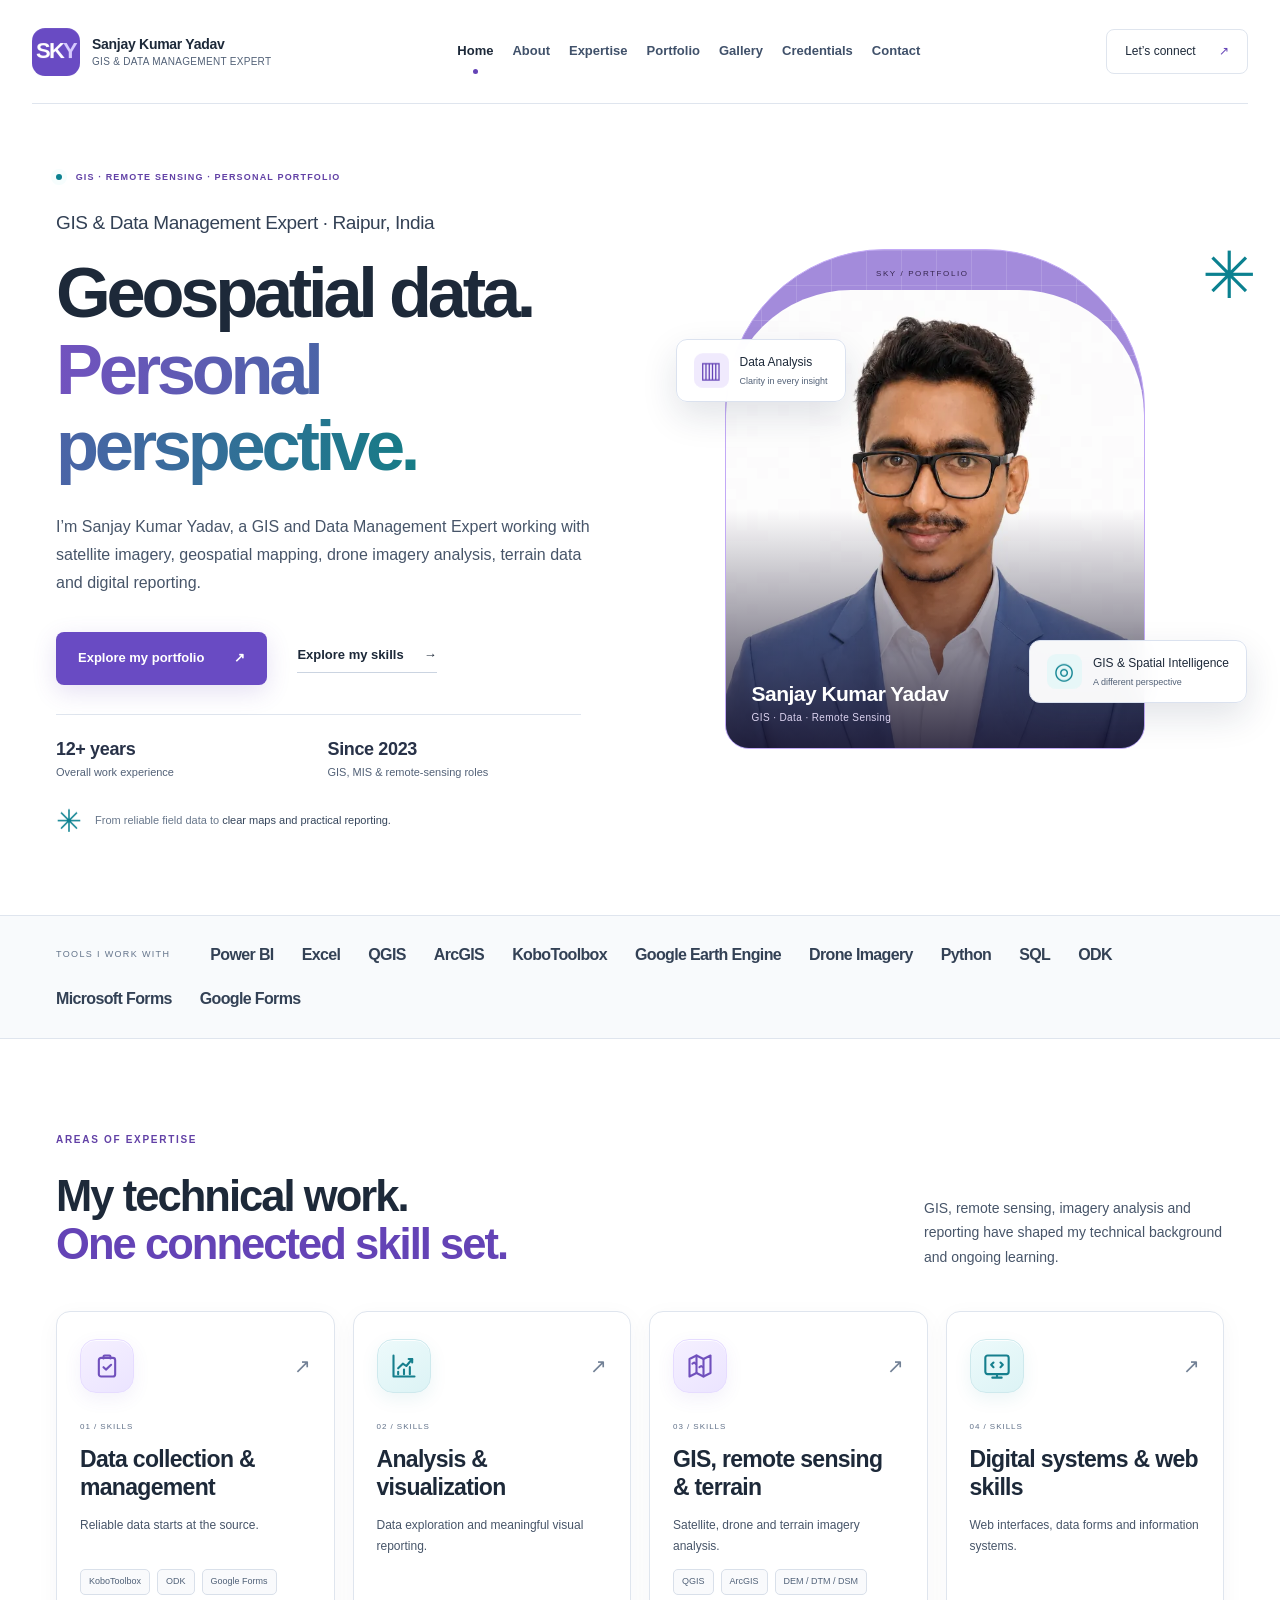
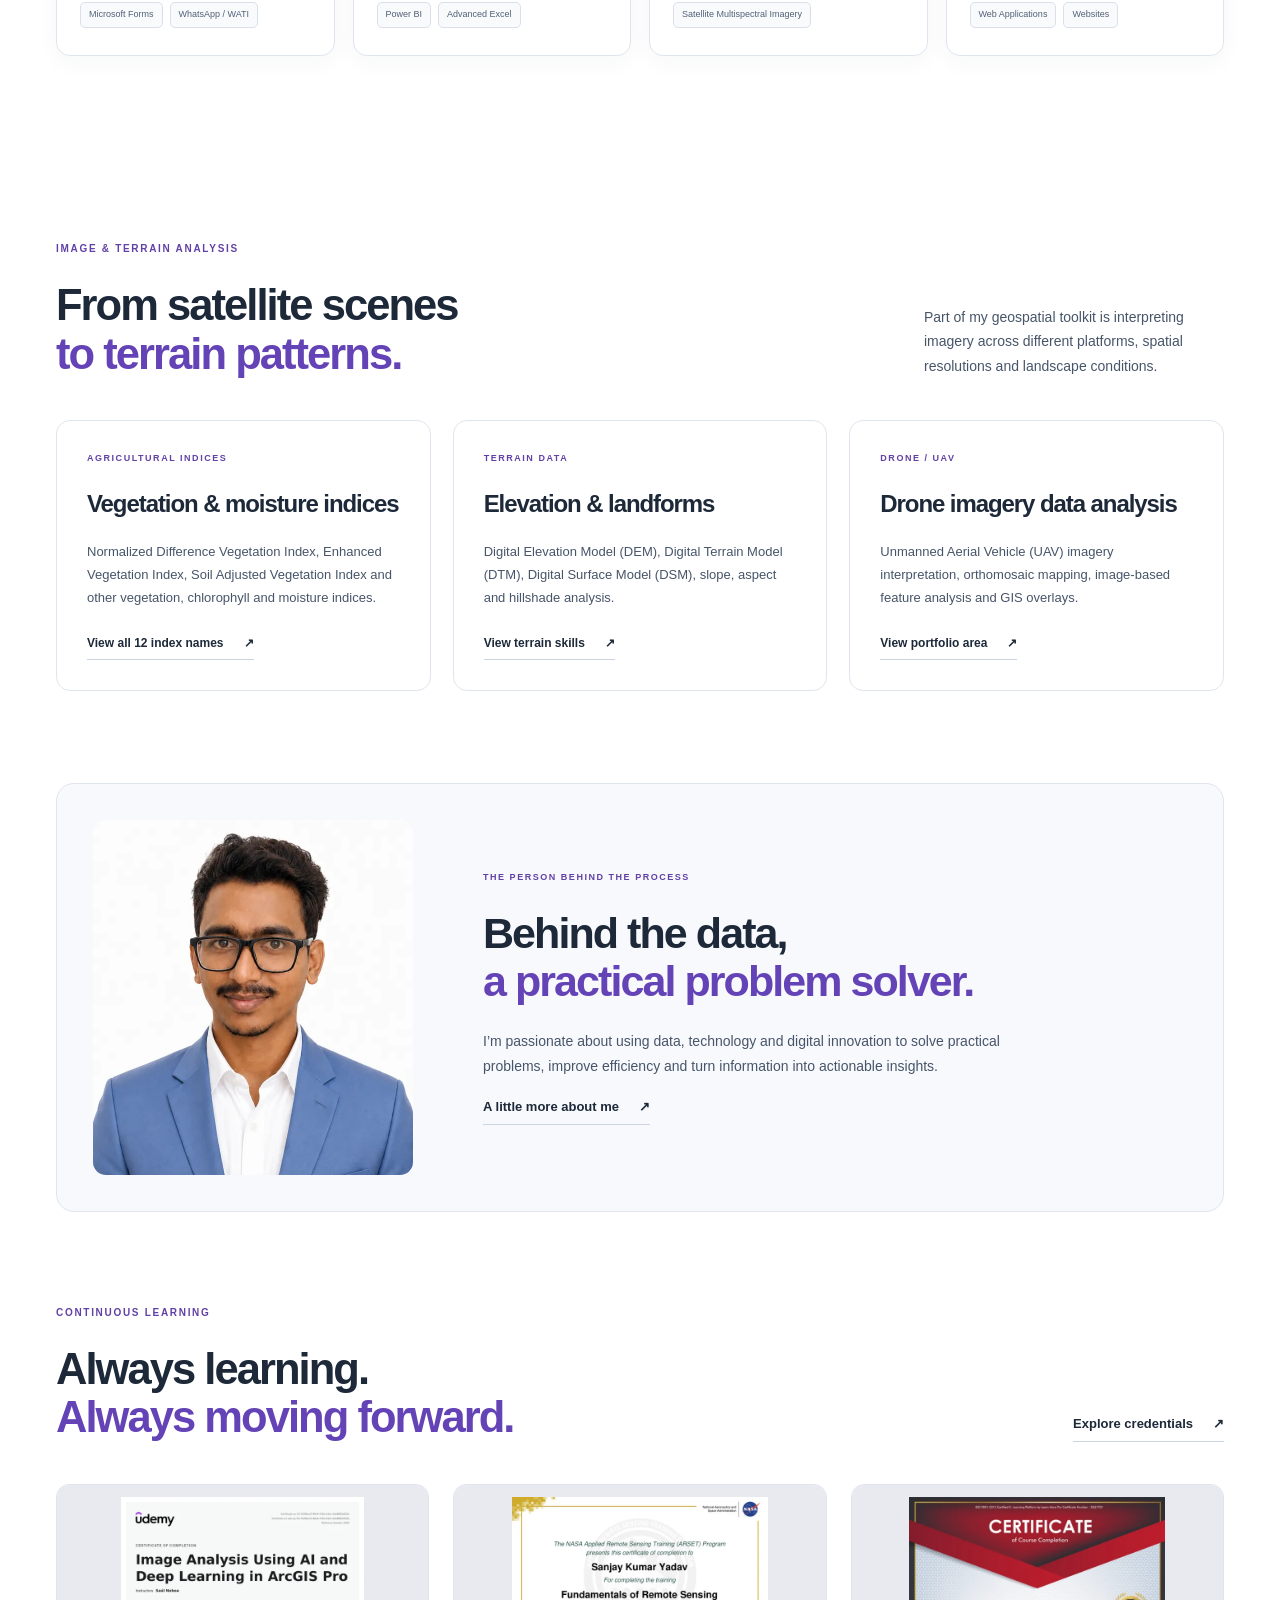
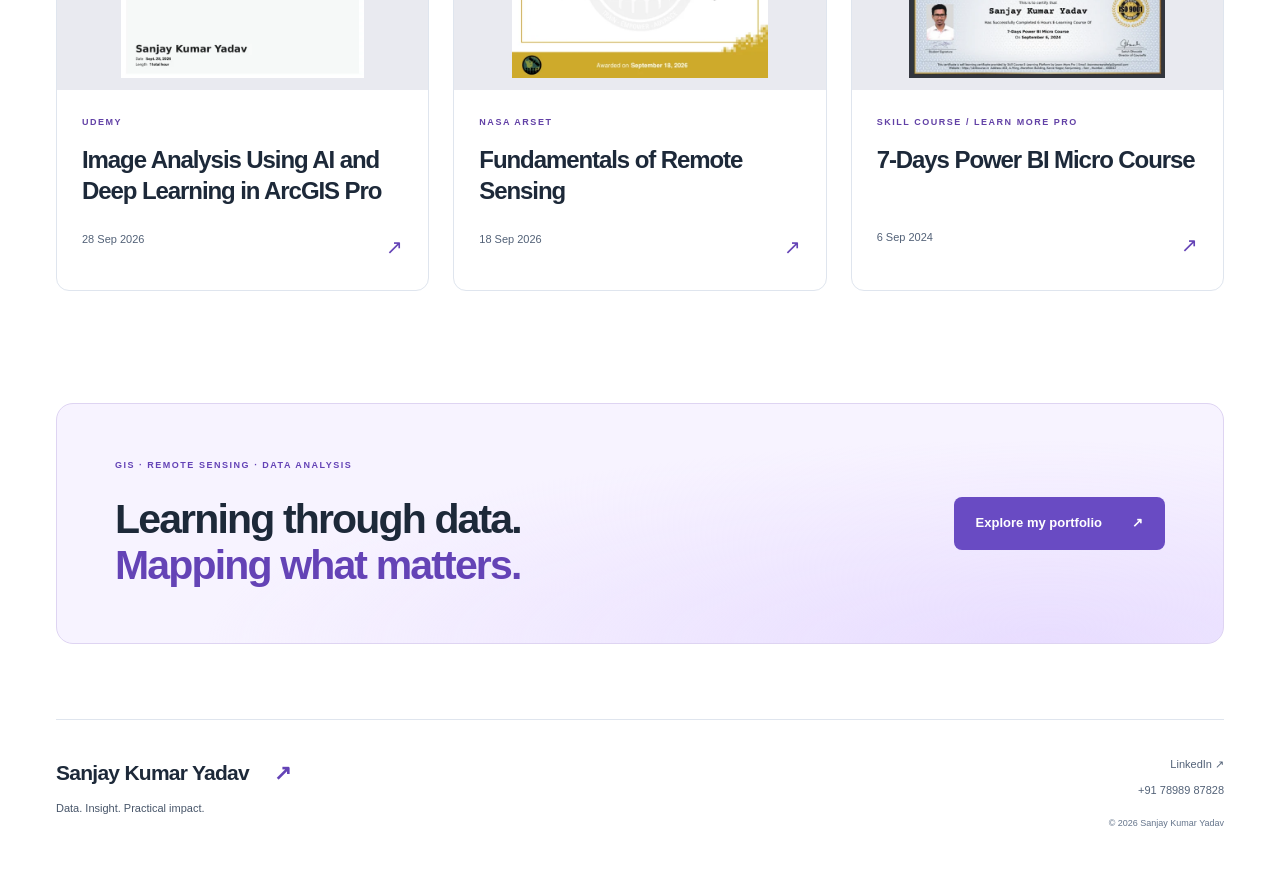
<file: docs/index.html>
<!doctype html>
<html lang="en"><head>
<meta charset="utf-8">
<meta name="viewport" content="width=device-width,initial-scale=1">
<meta name="theme-color" content="#ffffff">
<meta name="color-scheme" content="light">
<meta name="robots" content="index,follow,max-image-preview:large">
<title>GIS &amp; Remote Sensing Portfolio | Sanjay Kumar Yadav</title>
<meta name="description" content="Personal GIS and remote sensing portfolio of Sanjay Kumar Yadav: multispectral satellite imagery, drone image analysis, terrain models, data visualization and professional experience.">
<link rel="canonical" href="https://sanjayyadaw94-coder.github.io/sky.in/">
<meta property="og:site_name" content="Sanjay Kumar Yadav | GIS Portfolio">
<meta property="og:type" content="website">
<meta property="og:title" content="GIS &amp; Remote Sensing Portfolio | Sanjay Kumar Yadav">
<meta property="og:description" content="Personal GIS and remote sensing portfolio of Sanjay Kumar Yadav: multispectral satellite imagery, drone image analysis, terrain models, data visualization and professional experience.">
<meta property="og:url" content="https://sanjayyadaw94-coder.github.io/sky.in/">
<meta property="og:image" content="https://sanjayyadaw94-coder.github.io/sky.in/assets/portrait.png">
<meta property="og:image:alt" content="Sanjay Kumar Yadav">
<meta name="twitter:card" content="summary">
<meta name="twitter:title" content="GIS &amp; Remote Sensing Portfolio | Sanjay Kumar Yadav">
<meta name="twitter:description" content="Personal GIS and remote sensing portfolio of Sanjay Kumar Yadav: multispectral satellite imagery, drone image analysis, terrain models, data visualization and professional experience.">
<link rel="icon" href="assets/favicon.svg" type="image/svg+xml">
<link rel="stylesheet" href="assets/style.css">
<script src="assets/site.js" defer></script>
<script type="application/ld+json">{"@context":"https://schema.org","@type":"Person","name":"Sanjay Kumar Yadav","jobTitle":"GIS and Data Management Expert","description":"GIS, remote sensing, MIS, data management, reporting and digital solutions professional","address":{"@type":"PostalAddress","addressLocality":"Raipur","addressRegion":"Chhattisgarh","addressCountry":"IN"},"worksFor":{"@type":"Organization","name":"Chhattisgarh Agricon Samiti"},"alumniOf":[],"knowsAbout":["Geographic information systems","Remote sensing","Data analysis","Dashboard development","Digital data collection"],"sameAs":["https://www.linkedin.com/in/sanjay-yadav94"],"url":"https://sanjayyadaw94-coder.github.io/sky.in/"}</script></head>
<body class="home-page"><a class="skip" href="#main">Skip to content</a><header class="header"><a class="brand" href="index.html" aria-label="Sanjay Kumar Yadav home"><span class="monogram">SK<span>Y</span></span><span>Sanjay Kumar Yadav<b>GIS &amp; DATA MANAGEMENT EXPERT</b></span></a><button type="button" class="menu-button" aria-expanded="false" aria-controls="navigation">Menu <span>☰</span></button><nav id="navigation" aria-label="Main navigation"><a href="index.html" aria-current="page">Home</a><a href="about.html">About</a><a href="expertise.html">Expertise</a><a href="projects.html">Portfolio</a><a href="gallery.html">Gallery</a><a href="credentials.html">Credentials</a><a href="contact.html">Contact</a></nav><a class="header-contact" href="contact.html">Let’s connect <span>↗</span></a></header>
<main id="main">
<section class="hero wrap"><div class="hero-copy">
<p class="eyebrow"><span class="status-dot" aria-hidden="true"></span> GIS · REMOTE SENSING · PERSONAL PORTFOLIO</p>
<p class="hero-hello">GIS &amp; Data Management Expert · Raipur, India</p>
<h1>Geospatial data.<br><em>Personal perspective.</em></h1>
<p class="intro">I’m Sanjay Kumar Yadav, a GIS and Data Management Expert working with satellite imagery, geospatial mapping, drone imagery analysis, terrain data and digital reporting.</p>
<div class="actions"><a class="button" href="projects.html">Explore my portfolio <span aria-hidden="true">↗</span></a><a class="text-link" href="expertise.html">Explore my skills <span aria-hidden="true">→</span></a></div>
<div class="hero-facts" aria-label="Experience highlights"><div><strong>12+ years</strong><span>Overall work experience</span></div><div><strong>Since 2023</strong><span>GIS, MIS &amp; remote-sensing roles</span></div></div>
<div class="hero-signature"><span class="signature-mark" aria-hidden="true">✳</span><span>From reliable field data to <b>clear maps and practical reporting.</b></span></div>
</div><div class="hero-art"><div class="portrait-stage"><span class="portrait-orbit orbit-one"></span><span class="portrait-orbit orbit-two"></span><span class="portrait-grid"></span><span class="portrait-corner">SKY / PORTFOLIO</span><img src="assets/portrait.webp" alt="Sanjay Kumar Yadav, GIS and data management professional" width="1122" height="1402" decoding="async" fetchpriority="high" srcset="assets/portrait-640.webp 640w, assets/portrait.webp 1122w" sizes="(max-width:760px) 90vw, 500px"><div class="portrait-name">Sanjay Kumar Yadav<span>GIS · Data · Remote Sensing</span></div></div><div class="floating-label label-analysis"><span class="badge-icon">▥</span><span>Data Analysis<b>Clarity in every insight</b></span></div><div class="floating-label label-gis"><span class="badge-icon">◎</span><span>GIS & Spatial Intelligence<b>A different perspective</b></span></div><div class="float-star" aria-hidden="true">✳</div></div></section>
<div class="tools-strip"><div class="wrap"><span>TOOLS I WORK WITH</span><strong>Power BI</strong><strong>Excel</strong><strong>QGIS</strong><strong>ArcGIS</strong><strong>KoboToolbox</strong><strong>Google Earth Engine</strong><strong>Drone Imagery</strong><strong>Python</strong><strong>SQL</strong><strong>ODK</strong><strong>Microsoft Forms</strong><strong>Google Forms</strong></div></div>
<section class="section wrap"><div class="section-head reveal"><div><p class="eyebrow">AREAS OF EXPERTISE</p><h2>My technical work.<br><em>One connected skill set.</em></h2></div><p>GIS, remote sensing, imagery analysis and reporting have shaped my technical background and ongoing learning.</p></div><div class="service-grid"><a class="service-card reveal" href="expertise.html#service-01"><div class="card-top"><span class="service-icon" aria-hidden="true"><svg class="skill-icon-svg" xmlns="http://www.w3.org/2000/svg" width="28" height="28" viewBox="0 0 24 24" fill="none" stroke="currentColor" stroke-width="1.8" stroke-linecap="round" stroke-linejoin="round" focusable="false"><rect x="5" y="5" width="14" height="16" rx="2"/><path d="M9 5.5V4a1 1 0 0 1 1-1h4a1 1 0 0 1 1 1v1.5"/><path d="m9 13 2.1 2.1L15.5 11"/></svg></span><span>↗</span></div><span class="service-number">01 / SKILLS</span><h3>Data collection &amp; management</h3><p>Reliable data starts at the source.</p><div class="tags"><span>KoboToolbox</span><span>ODK</span><span>Google Forms</span><span>Microsoft Forms</span><span>WhatsApp / WATI</span></div></a><a class="service-card reveal" href="expertise.html#service-02"><div class="card-top"><span class="service-icon" aria-hidden="true"><svg class="skill-icon-svg" xmlns="http://www.w3.org/2000/svg" width="28" height="28" viewBox="0 0 24 24" fill="none" stroke="currentColor" stroke-width="1.8" stroke-linecap="round" stroke-linejoin="round" focusable="false"><path d="M3 3v18h18"/><path d="m7 14 4-4 3 2 5-6"/><path d="M16 6h3v3"/><path d="M7 17v2M12 15v4M17 13v6"/></svg></span><span>↗</span></div><span class="service-number">02 / SKILLS</span><h3>Analysis &amp; visualization</h3><p>Data exploration and meaningful visual reporting.</p><div class="tags"><span>Power BI</span><span>Advanced Excel</span></div></a><a class="service-card reveal" href="expertise.html#service-03"><div class="card-top"><span class="service-icon" aria-hidden="true"><svg class="skill-icon-svg" xmlns="http://www.w3.org/2000/svg" width="28" height="28" viewBox="0 0 24 24" fill="none" stroke="currentColor" stroke-width="1.8" stroke-linecap="round" stroke-linejoin="round" focusable="false"><path d="m3 6 6-3 6 3 6-3v15l-6 3-6-3-6 3V6Z"/><path d="M9 3v15M15 6v15"/><path d="m5.5 10 1.5-1 1.5 1.2M11.5 13 13 12l1.5 1"/></svg></span><span>↗</span></div><span class="service-number">03 / SKILLS</span><h3>GIS, remote sensing &amp; terrain</h3><p>Satellite, drone and terrain imagery analysis.</p><div class="tags"><span>QGIS</span><span>ArcGIS</span><span>DEM / DTM / DSM</span><span>Satellite Multispectral Imagery</span></div></a><a class="service-card reveal" href="expertise.html#service-04"><div class="card-top"><span class="service-icon" aria-hidden="true"><svg class="skill-icon-svg" xmlns="http://www.w3.org/2000/svg" width="28" height="28" viewBox="0 0 24 24" fill="none" stroke="currentColor" stroke-width="1.8" stroke-linecap="round" stroke-linejoin="round" focusable="false"><rect x="2" y="3" width="20" height="16" rx="2"/><path d="M8 22h8M12 19v3"/><path d="m9 9-2 2 2 2m6-4 2 2-2 2"/></svg></span><span>↗</span></div><span class="service-number">04 / SKILLS</span><h3>Digital systems &amp; web skills</h3><p>Web interfaces, data forms and information systems.</p><div class="tags"><span>Web Applications</span><span>Websites</span></div></a></div></section>

<section class="section wrap portfolio-focus" aria-labelledby="portfolio-focus-heading"><div class="section-head"><div><p class="eyebrow">IMAGE &amp; TERRAIN ANALYSIS</p><h2 id="portfolio-focus-heading">From satellite scenes<br><em>to terrain patterns.</em></h2></div><p>Part of my geospatial toolkit is interpreting imagery across different platforms, spatial resolutions and landscape conditions.</p></div><div class="three-grid">
<article class="plain-card"><p class="eyebrow">AGRICULTURAL INDICES</p><h3>Vegetation &amp; moisture indices</h3><p>Normalized Difference Vegetation Index, Enhanced Vegetation Index, Soil Adjusted Vegetation Index and other vegetation, chlorophyll and moisture indices.</p><a class="text-link" href="expertise.html#agri-indices">View all 12 index names <span class="home-inline-icon" aria-hidden="true">↗</span></a></article>
<article class="plain-card"><p class="eyebrow">TERRAIN DATA</p><h3>Elevation &amp; landforms</h3><p>Digital Elevation Model (DEM), Digital Terrain Model (DTM), Digital Surface Model (DSM), slope, aspect and hillshade analysis.</p><a class="text-link" href="expertise.html#sensors-terrain">View terrain skills <span class="home-inline-icon" aria-hidden="true">↗</span></a></article>
<article class="plain-card"><p class="eyebrow">DRONE / UAV</p><h3>Drone imagery data analysis</h3><p>Unmanned Aerial Vehicle (UAV) imagery interpretation, orthomosaic mapping, image-based feature analysis and GIS overlays.</p><a class="text-link" href="projects.html#drone-imagery">View portfolio area <span class="home-inline-icon" aria-hidden="true">↗</span></a></article>
</div></section>
<section class="about-band wrap reveal"><img src="assets/portrait.webp" alt="Sanjay Kumar Yadav" width="360" height="430" loading="lazy" decoding="async" srcset="assets/portrait-640.webp 640w, assets/portrait.webp 1122w" sizes="(max-width:760px) 90vw, 500px"><div><p class="eyebrow">THE PERSON BEHIND THE PROCESS</p><h2>Behind the data,<br><em>a practical problem solver.</em></h2><p>I’m passionate about using data, technology and digital innovation to solve practical problems, improve efficiency and turn information into actionable insights.</p><a class="text-link" href="about.html">A little more about me <span>↗</span></a></div><span class="vertical-word" aria-hidden="true">CONNECT THE DOTS</span></section>
<section class="section wrap"><div class="section-head"><div><p class="eyebrow">CONTINUOUS LEARNING</p><h2>Always learning.<br><em>Always moving forward.</em></h2></div><a class="text-link" href="credentials.html">Explore credentials <span class="home-inline-icon" aria-hidden="true">↗</span></a></div><div class="credential-mini"><a class="mini-credential reveal" href="credentials.html#ai-gis-credential"><img src="assets/certificates/thumbs/image-analysis-using-ai-and-deep-learning-in-arcgis-pro.webp" alt="Image Analysis Using AI and Deep Learning in ArcGIS Pro certificate" width="560" height="380" loading="lazy"><div><p class="eyebrow">Udemy</p><h3>Image Analysis Using AI and Deep Learning in ArcGIS Pro</h3><span>28 Sep 2026 <b>↗</b></span></div></a><a class="mini-credential reveal" href="credentials.html#fundamentals-remote-sensing"><img src="assets/certificates/thumbs/fundamentals-of-remote-sensing.webp" alt="Fundamentals of Remote Sensing certificate" width="560" height="380" loading="lazy"><div><p class="eyebrow">NASA ARSET</p><h3>Fundamentals of Remote Sensing</h3><span>18 Sep 2026 <b>↗</b></span></div></a><a class="mini-credential reveal" href="credentials.html#power-bi-micro-course"><img src="assets/certificates/thumbs/7-days-power-bi-micro-course.webp" alt="7-Days Power BI Micro Course certificate" width="560" height="380" loading="lazy"><div><p class="eyebrow">Skill Course / Learn More Pro</p><h3>7-Days Power BI Micro Course</h3><span>6 Sep 2024 <b>↗</b></span></div></a></div></section>
<section class="cta wrap reveal"><div><p class="eyebrow">GIS · REMOTE SENSING · DATA ANALYSIS</p><h2>Learning through data.<br><em>Mapping what matters.</em></h2></div><a class="button light" href="projects.html">Explore my portfolio <span class="home-inline-icon" aria-hidden="true">↗</span></a></section></main><footer class="wrap footer"><div><a class="footer-name" href="index.html">Sanjay Kumar Yadav<span>↗</span></a><p>Data. Insight. Practical impact.</p></div><div><a href="https://www.linkedin.com/in/sanjay-yadav94" target="_blank" rel="noopener noreferrer">LinkedIn <span class="home-inline-icon" aria-hidden="true">↗</span></a><a href="tel:+917898987828">+91 78989 87828</a><small>© 2026 Sanjay Kumar Yadav</small></div></footer></body></html>
</file>
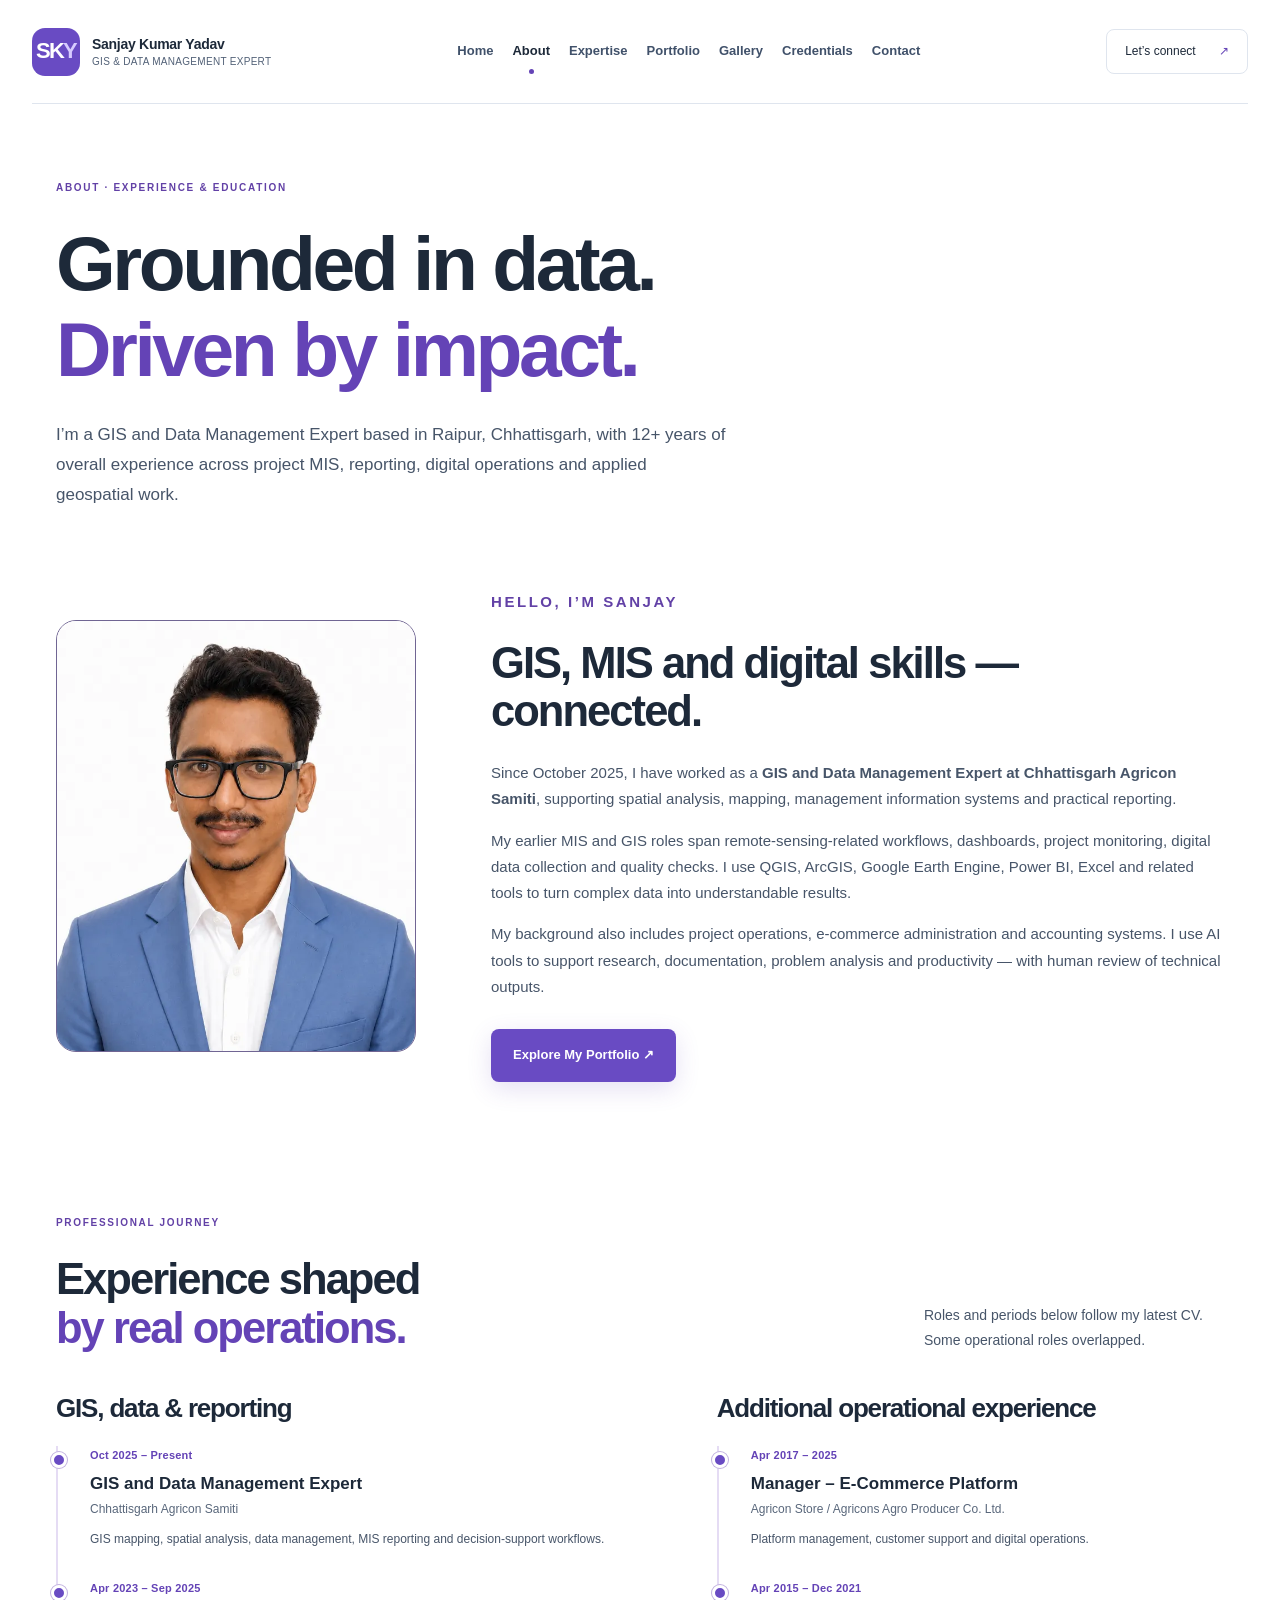
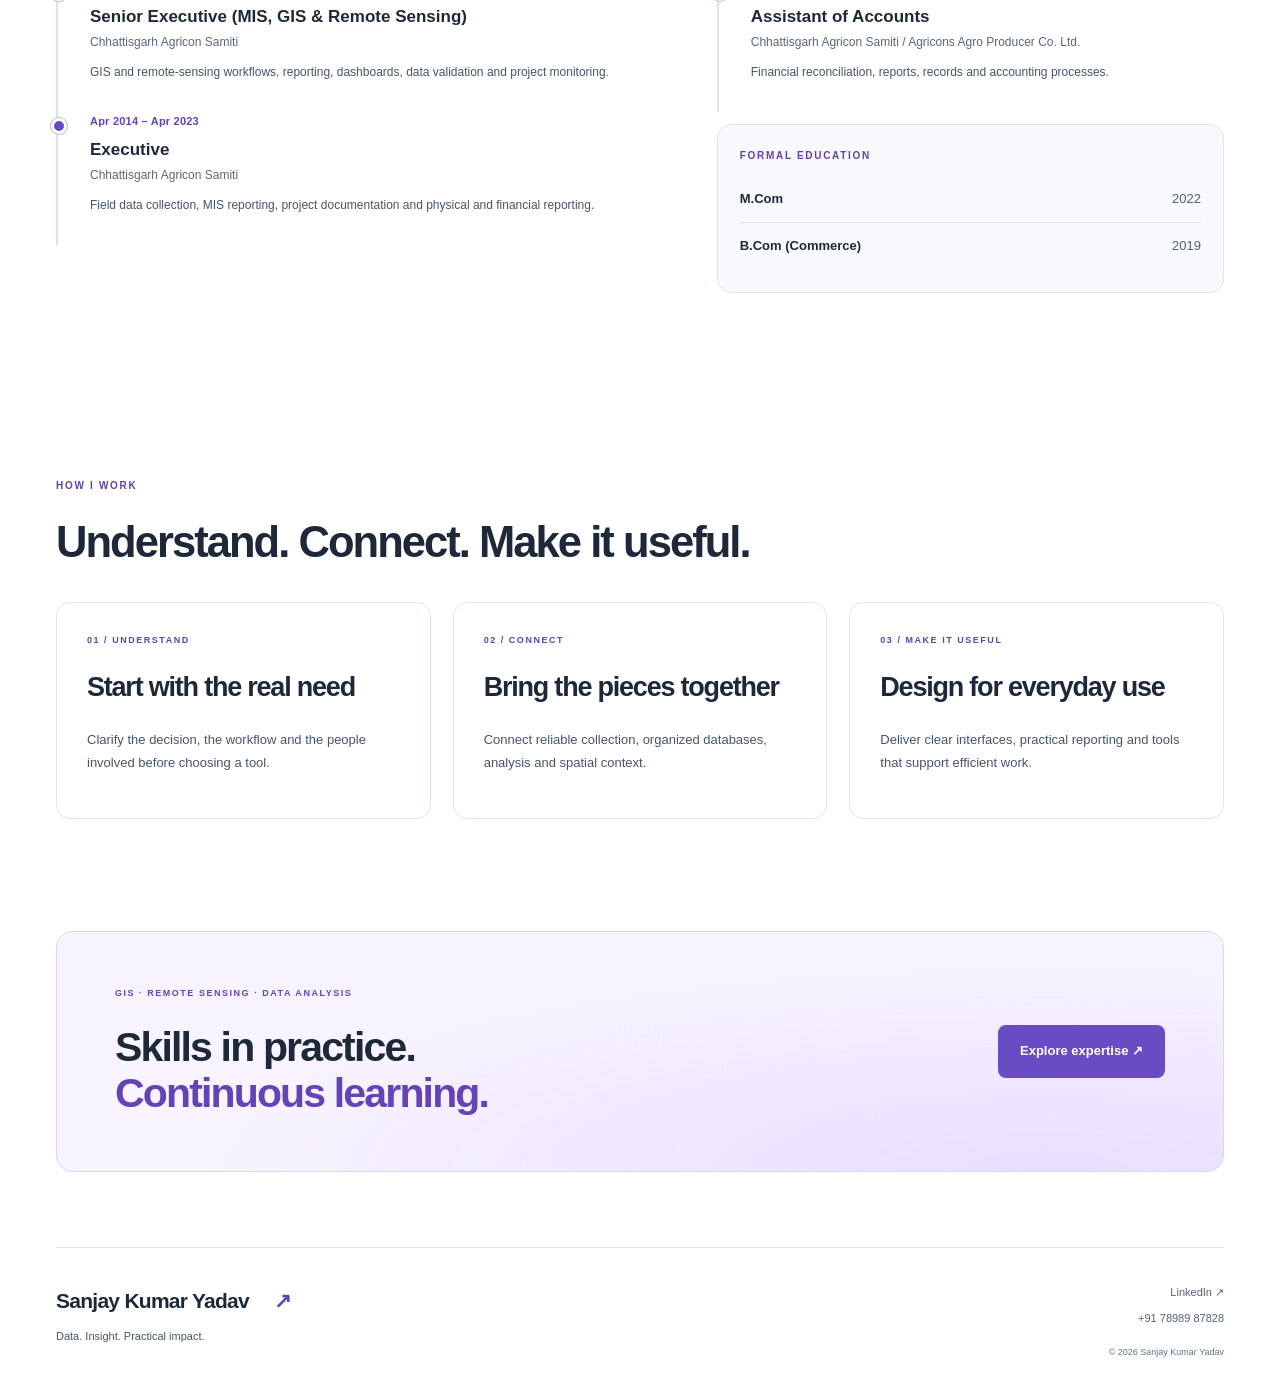
<file: docs/about.html>
<!doctype html>
<html lang="en"><head>
<meta charset="utf-8">
<meta name="viewport" content="width=device-width,initial-scale=1">
<meta name="theme-color" content="#ffffff">
<meta name="color-scheme" content="light">
<meta name="robots" content="index,follow,max-image-preview:large">
<title>About &amp; Career | Sanjay Kumar Yadav</title>
<meta name="description" content="Professional background, GIS and data management career timeline, educational qualifications and approach to geospatial data analysis.">
<link rel="canonical" href="https://sanjayyadaw94-coder.github.io/sky.in/about.html">
<meta property="og:site_name" content="Sanjay Kumar Yadav | GIS Portfolio">
<meta property="og:type" content="website">
<meta property="og:title" content="About &amp; Career | Sanjay Kumar Yadav">
<meta property="og:description" content="Professional background, GIS and data management career timeline, educational qualifications and approach to geospatial data analysis.">
<meta property="og:url" content="https://sanjayyadaw94-coder.github.io/sky.in/about.html">
<meta property="og:image" content="https://sanjayyadaw94-coder.github.io/sky.in/assets/portrait.png">
<meta property="og:image:alt" content="Sanjay Kumar Yadav">
<meta name="twitter:card" content="summary">
<meta name="twitter:title" content="About &amp; Career | Sanjay Kumar Yadav">
<meta name="twitter:description" content="Professional background, GIS and data management career timeline, educational qualifications and approach to geospatial data analysis.">
<link rel="icon" href="assets/favicon.svg" type="image/svg+xml">
<link rel="stylesheet" href="assets/style.css">
<script src="assets/site.js" defer></script>
</head>
<body><a class="skip" href="#main">Skip to content</a><header class="header"><a class="brand" href="index.html" aria-label="Sanjay Kumar Yadav home"><span class="monogram">SK<span>Y</span></span><span>Sanjay Kumar Yadav<b>GIS &amp; DATA MANAGEMENT EXPERT</b></span></a><button type="button" class="menu-button" aria-expanded="false" aria-controls="navigation">Menu <span>☰</span></button><nav id="navigation" aria-label="Main navigation"><a href="index.html">Home</a><a href="about.html" aria-current="page">About</a><a href="expertise.html">Expertise</a><a href="projects.html">Portfolio</a><a href="gallery.html">Gallery</a><a href="credentials.html">Credentials</a><a href="contact.html">Contact</a></nav><a class="header-contact" href="contact.html">Let’s connect <span>↗</span></a></header>
<main id="main">
<section class="page-heading wrap"><p class="eyebrow">ABOUT · EXPERIENCE & EDUCATION</p><h1>Grounded in data.<br><em>Driven by impact.</em></h1><p class="lead">I’m a GIS and Data Management Expert based in Raipur, Chhattisgarh, with 12+ years of overall experience across project MIS, reporting, digital operations and applied geospatial work.</p></section><section class="about-detail wrap"><img class="portrait" src="assets/portrait.webp" alt="Portrait of Sanjay Kumar Yadav" width="400" height="480" decoding="async" srcset="assets/portrait-640.webp 640w, assets/portrait.webp 1122w" sizes="(max-width:760px) 90vw, 500px"><div>
    <p class="eyebrow">HELLO, I’M SANJAY</p>
    <h2>GIS, MIS and digital skills — connected.</h2>
    <p>Since October 2025, I have worked as a <strong>GIS and Data Management Expert at Chhattisgarh Agricon Samiti</strong>, supporting spatial analysis, mapping, management information systems and practical reporting.</p>
    <p>My earlier MIS and GIS roles span remote-sensing-related workflows, dashboards, project monitoring, digital data collection and quality checks. I use QGIS, ArcGIS, Google Earth Engine, Power BI, Excel and related tools to turn complex data into understandable results.</p>
    <p>My background also includes project operations, e-commerce administration and accounting systems. I use AI tools to support research, documentation, problem analysis and productivity — with human review of technical outputs.</p>
    <a class="button" href="projects.html">Explore My Portfolio ↗</a>
  </div></section><section class="section wrap career-section" aria-labelledby="career-heading">
    <div class="section-head"><div><p class="eyebrow">PROFESSIONAL JOURNEY</p><h2 id="career-heading">Experience shaped<br><em>by real operations.</em></h2></div><p>Roles and periods below follow my latest CV. Some operational roles overlapped.</p></div>
    <div class="career-grid"><div class="career-column"><h3>GIS, data &amp; reporting</h3><ol class="career-timeline">
      <li><time datetime="2025-10">Oct 2025 – Present</time><strong>GIS and Data Management Expert</strong><span>Chhattisgarh Agricon Samiti</span><p>GIS mapping, spatial analysis, data management, MIS reporting and decision-support workflows.</p></li>
      <li><time datetime="2023-04">Apr 2023 – Sep 2025</time><strong>Senior Executive (MIS, GIS &amp; Remote Sensing)</strong><span>Chhattisgarh Agricon Samiti</span><p>GIS and remote-sensing workflows, reporting, dashboards, data validation and project monitoring.</p></li>
      <li><time datetime="2014-04">Apr 2014 – Apr 2023</time><strong>Executive</strong><span>Chhattisgarh Agricon Samiti</span><p>Field data collection, MIS reporting, project documentation and physical and financial reporting.</p></li>
    </ol></div><div class="career-column"><h3>Additional operational experience</h3><ol class="career-timeline compact">
      <li><time>Apr 2017 – 2025</time><strong>Manager – E-Commerce Platform</strong><span>Agricon Store / Agricons Agro Producer Co. Ltd.</span><p>Platform management, customer support and digital operations.</p></li>
      <li><time>Apr 2015 – Dec 2021</time><strong>Assistant of Accounts</strong><span>Chhattisgarh Agricon Samiti / Agricons Agro Producer Co. Ltd.</span><p>Financial reconciliation, reports, records and accounting processes.</p></li>
    </ol><div class="education-panel"><p class="eyebrow">FORMAL EDUCATION</p><div><strong>M.Com</strong><span>2022</span></div><div><strong>B.Com (Commerce)</strong><span>2019</span></div></div></div></div>
  </section>
<section class="section wrap"><p class="eyebrow">HOW I WORK</p><h2>Understand. Connect. Make it useful.</h2><div class="three-grid"><article class="plain-card reveal"><p class="eyebrow">01 / Understand</p><h3>Start with the real need</h3><p>Clarify the decision, the workflow and the people involved before choosing a tool.</p></article><article class="plain-card reveal"><p class="eyebrow">02 / Connect</p><h3>Bring the pieces together</h3><p>Connect reliable collection, organized databases, analysis and spatial context.</p></article><article class="plain-card reveal"><p class="eyebrow">03 / Make it useful</p><h3>Design for everyday use</h3><p>Deliver clear interfaces, practical reporting and tools that support efficient work.</p></article></div></section>
<section class="cta wrap reveal"><div><p class="eyebrow">GIS · REMOTE SENSING · DATA ANALYSIS</p><h2>Skills in practice.<br><em>Continuous learning.</em></h2></div><a class="button light" href="expertise.html">Explore expertise ↗</a></section></main><footer class="wrap footer"><div><a class="footer-name" href="index.html">Sanjay Kumar Yadav<span>↗</span></a><p>Data. Insight. Practical impact.</p></div><div><a href="https://www.linkedin.com/in/sanjay-yadav94" target="_blank" rel="noopener noreferrer">LinkedIn ↗</a><a href="tel:+917898987828">+91 78989 87828</a><small>© 2026 Sanjay Kumar Yadav</small></div></footer></body></html>
</file>
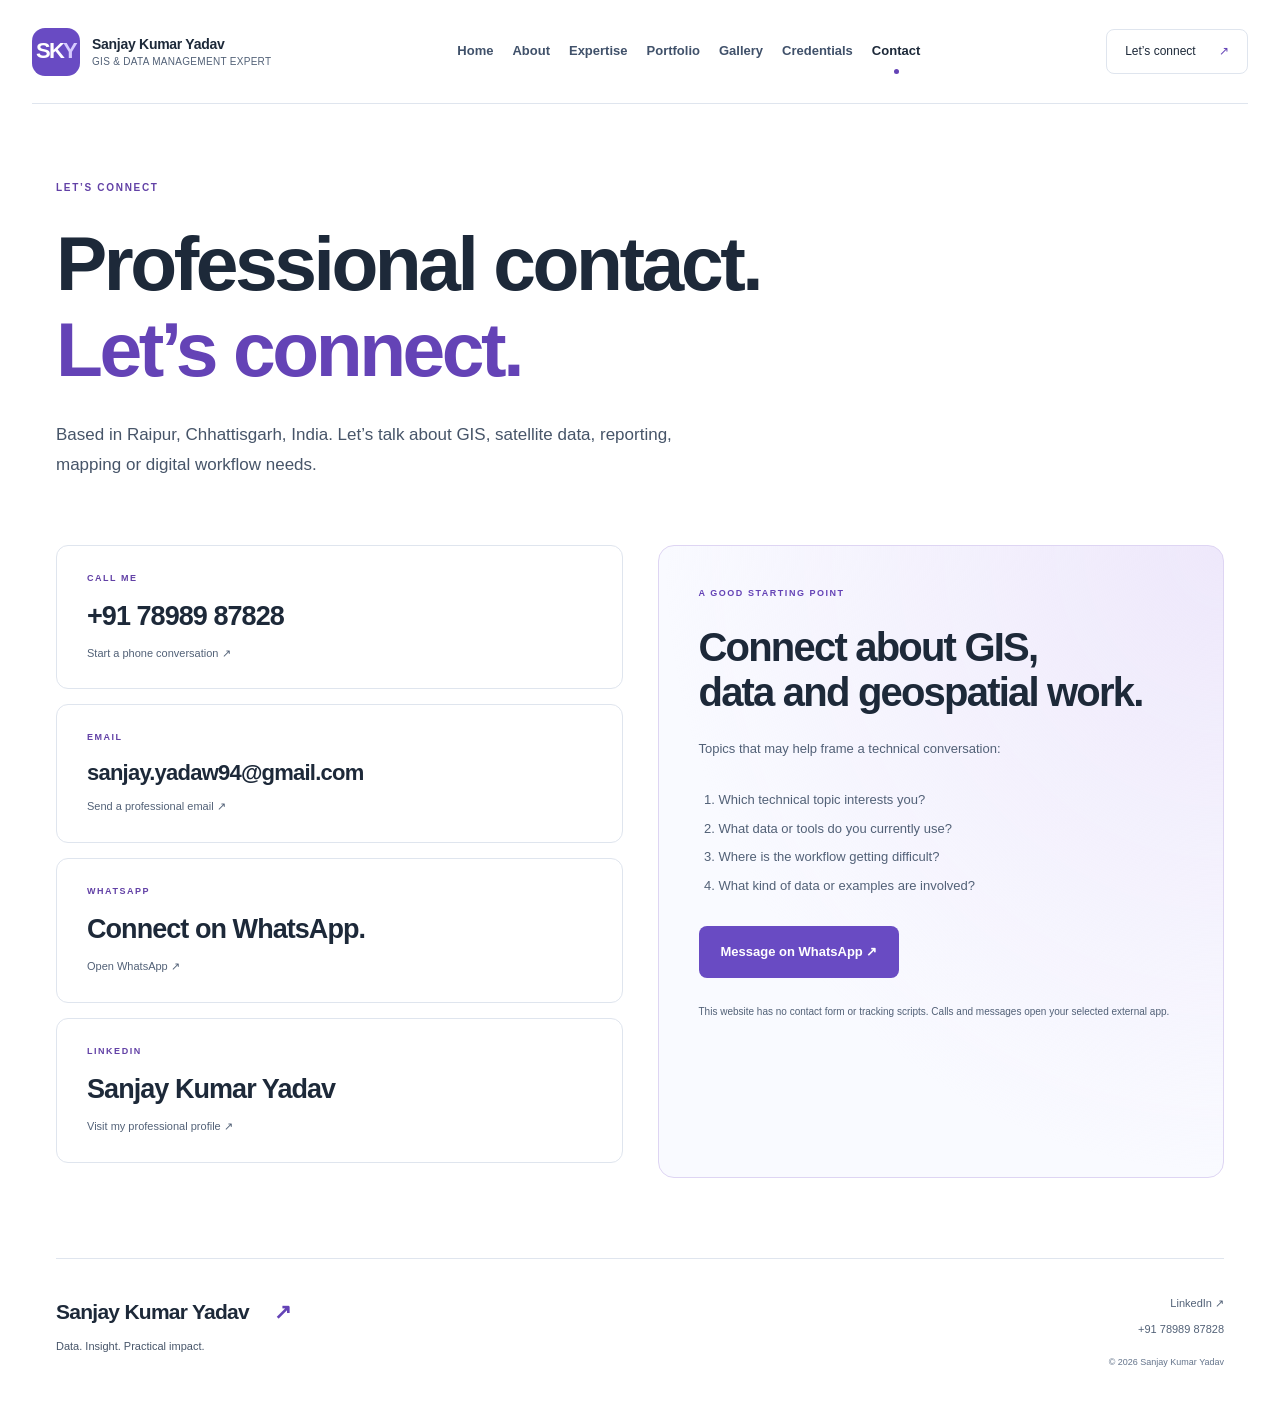
<file: docs/contact.html>
<!doctype html>
<html lang="en"><head>
<meta charset="utf-8">
<meta name="viewport" content="width=device-width,initial-scale=1">
<meta name="theme-color" content="#ffffff">
<meta name="color-scheme" content="light">
<meta name="robots" content="index,follow,max-image-preview:large">
<title>Contact &amp; Professional Profile | Sanjay Kumar Yadav</title>
<meta name="description" content="Contact Sanjay Kumar Yadav in Raipur, Chhattisgarh, and connect about his GIS, data management and remote sensing portfolio.">
<link rel="canonical" href="https://sanjayyadaw94-coder.github.io/sky.in/contact.html">
<meta property="og:site_name" content="Sanjay Kumar Yadav | GIS Portfolio">
<meta property="og:type" content="website">
<meta property="og:title" content="Contact &amp; Professional Profile | Sanjay Kumar Yadav">
<meta property="og:description" content="Contact Sanjay Kumar Yadav in Raipur, Chhattisgarh, and connect about his GIS, data management and remote sensing portfolio.">
<meta property="og:url" content="https://sanjayyadaw94-coder.github.io/sky.in/contact.html">
<meta property="og:image" content="https://sanjayyadaw94-coder.github.io/sky.in/assets/portrait.png">
<meta property="og:image:alt" content="Sanjay Kumar Yadav">
<meta name="twitter:card" content="summary">
<meta name="twitter:title" content="Contact &amp; Professional Profile | Sanjay Kumar Yadav">
<meta name="twitter:description" content="Contact Sanjay Kumar Yadav in Raipur, Chhattisgarh, and connect about his GIS, data management and remote sensing portfolio.">
<link rel="icon" href="assets/favicon.svg" type="image/svg+xml">
<link rel="stylesheet" href="assets/style.css">
<script src="assets/site.js" defer></script>
</head>
<body><a class="skip" href="#main">Skip to content</a><header class="header"><a class="brand" href="index.html" aria-label="Sanjay Kumar Yadav home"><span class="monogram">SK<span>Y</span></span><span>Sanjay Kumar Yadav<b>GIS &amp; DATA MANAGEMENT EXPERT</b></span></a><button type="button" class="menu-button" aria-expanded="false" aria-controls="navigation">Menu <span>☰</span></button><nav id="navigation" aria-label="Main navigation"><a href="index.html">Home</a><a href="about.html">About</a><a href="expertise.html">Expertise</a><a href="projects.html">Portfolio</a><a href="gallery.html">Gallery</a><a href="credentials.html">Credentials</a><a href="contact.html" aria-current="page">Contact</a></nav><a class="header-contact" href="contact.html">Let’s connect <span>↗</span></a></header>
<main id="main">
<section class="page-heading wrap"><p class="eyebrow">LET’S CONNECT</p><h1>Professional contact.<br><em>Let’s connect.</em></h1><p class="lead">Based in Raipur, Chhattisgarh, India. Let’s talk about GIS, satellite data, reporting, mapping or digital workflow needs.</p></section><section class="wrap contact-grid"><div><a class="contact-card" href="tel:+917898987828"><span class="eyebrow">CALL ME</span><strong>+91 78989 87828</strong><span>Start a phone conversation ↗</span></a><a class="contact-card" href="mailto:sanjay.yadaw94@gmail.com"><span class="eyebrow">EMAIL</span><strong class="contact-email">sanjay.yadaw94@gmail.com</strong><span>Send a professional email ↗</span></a><a class="contact-card" href="https://wa.me/917898987828" target="_blank" rel="noopener noreferrer"><span class="eyebrow">WHATSAPP</span><strong>Connect on WhatsApp.</strong><span>Open WhatsApp ↗</span></a><a class="contact-card" href="https://www.linkedin.com/in/sanjay-yadav94" target="_blank" rel="noopener noreferrer"><span class="eyebrow">LINKEDIN</span><strong>Sanjay Kumar Yadav</strong><span>Visit my professional profile ↗</span></a></div><div class="contact-panel"><p class="eyebrow">A GOOD STARTING POINT</p><h2>Connect about GIS,<br>data and geospatial work.</h2><p>Topics that may help frame a technical conversation:</p><ol><li>Which technical topic interests you?</li><li>What data or tools do you currently use?</li><li>Where is the workflow getting difficult?</li><li>What kind of data or examples are involved?</li></ol><a class="button light" href="https://wa.me/917898987828?text=Hello%20Sanjay%2C%20I%20visited%20your%20GIS%20and%20remote%20sensing%20portfolio." target="_blank" rel="noopener noreferrer">Message on WhatsApp ↗</a><p class="privacy-note">This website has no contact form or tracking scripts. Calls and messages open your selected external app.</p></div></section>
</main><footer class="wrap footer"><div><a class="footer-name" href="index.html">Sanjay Kumar Yadav<span>↗</span></a><p>Data. Insight. Practical impact.</p></div><div><a href="https://www.linkedin.com/in/sanjay-yadav94" target="_blank" rel="noopener noreferrer">LinkedIn ↗</a><a href="tel:+917898987828">+91 78989 87828</a><small>© 2026 Sanjay Kumar Yadav</small></div></footer></body></html>
</file>
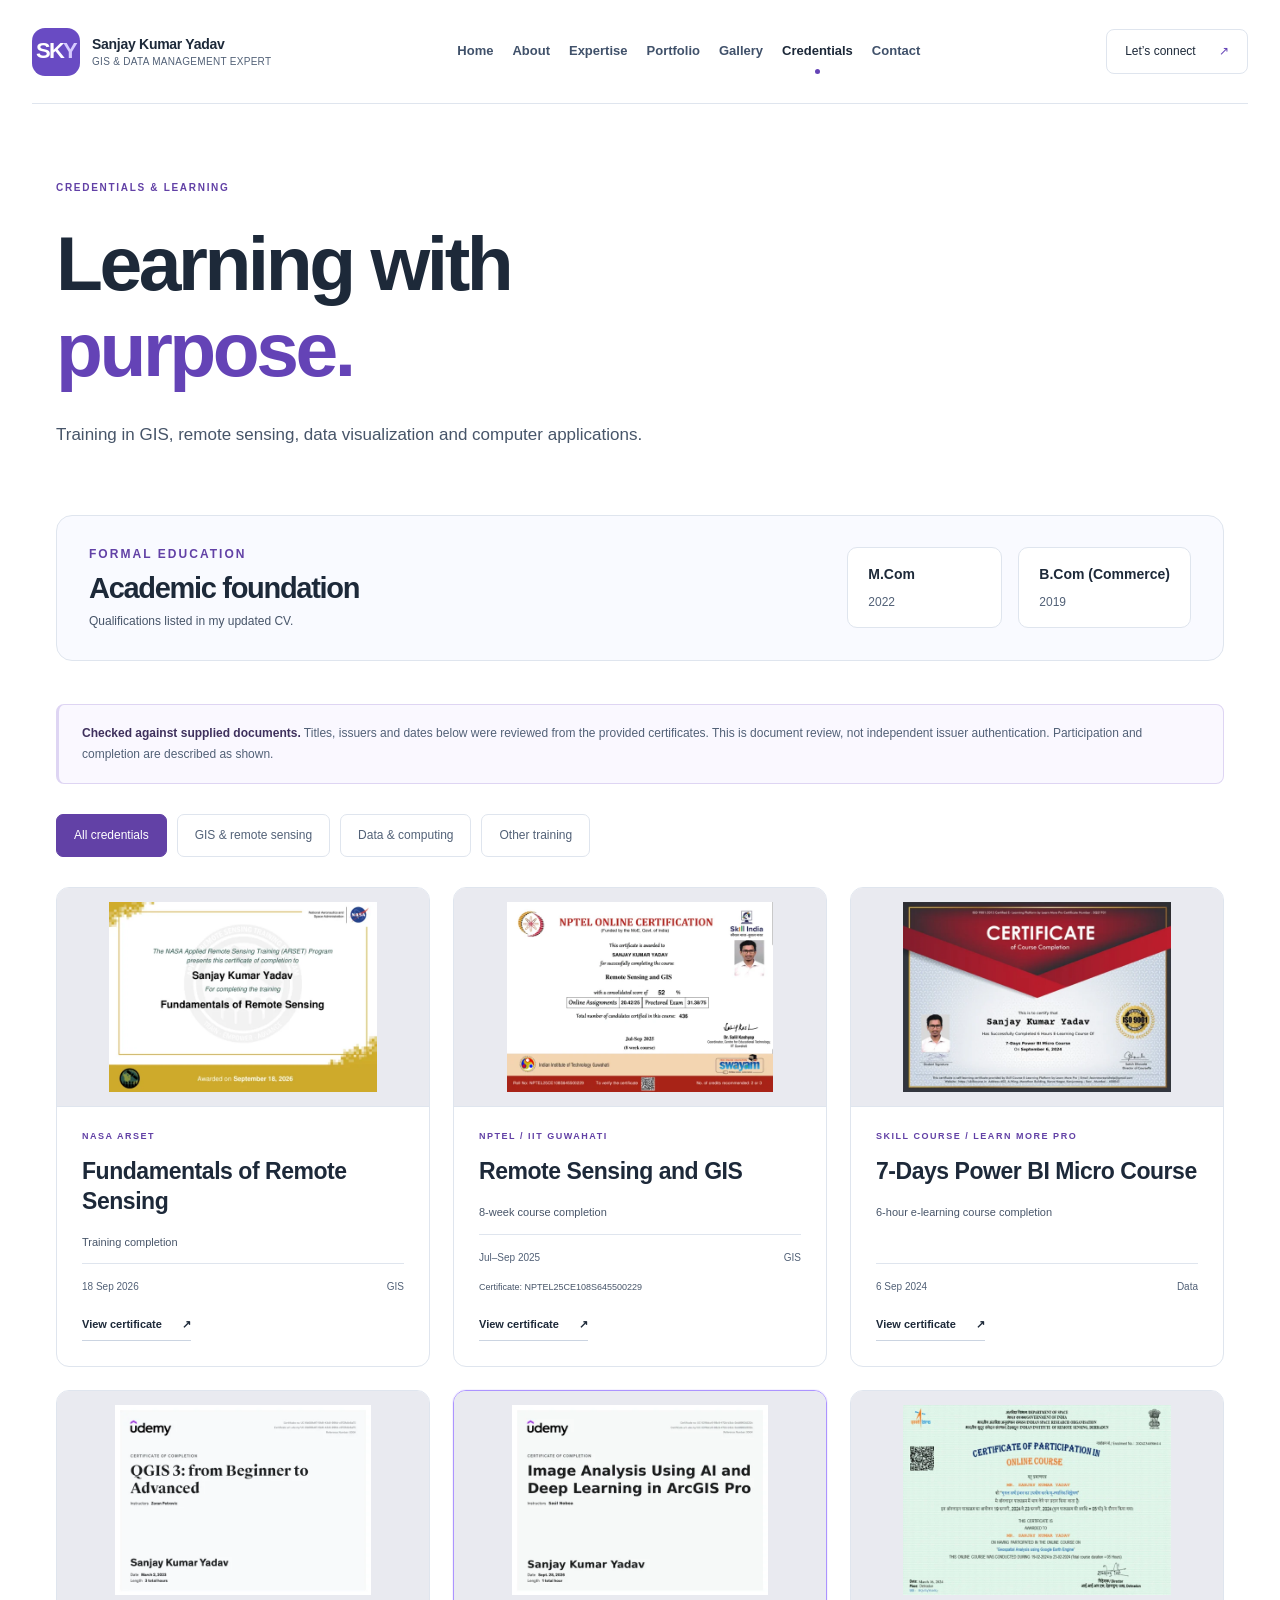
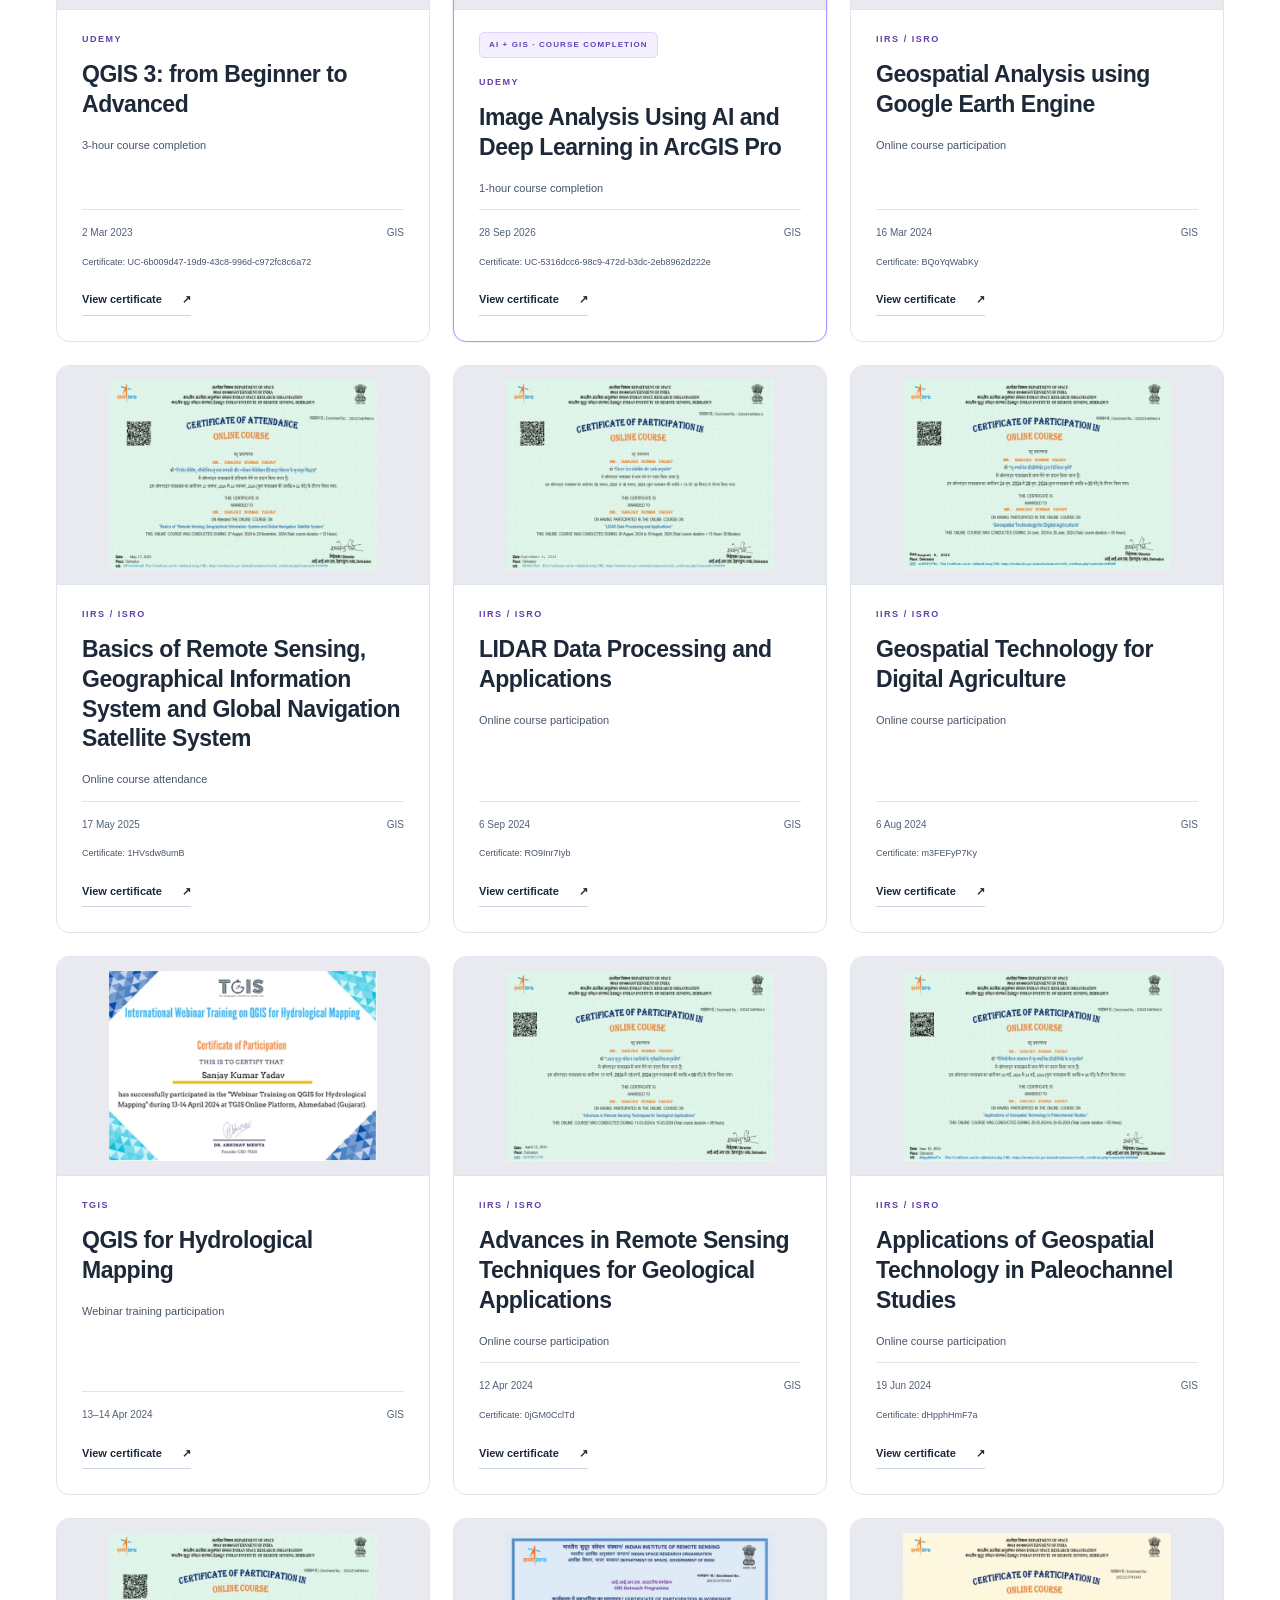
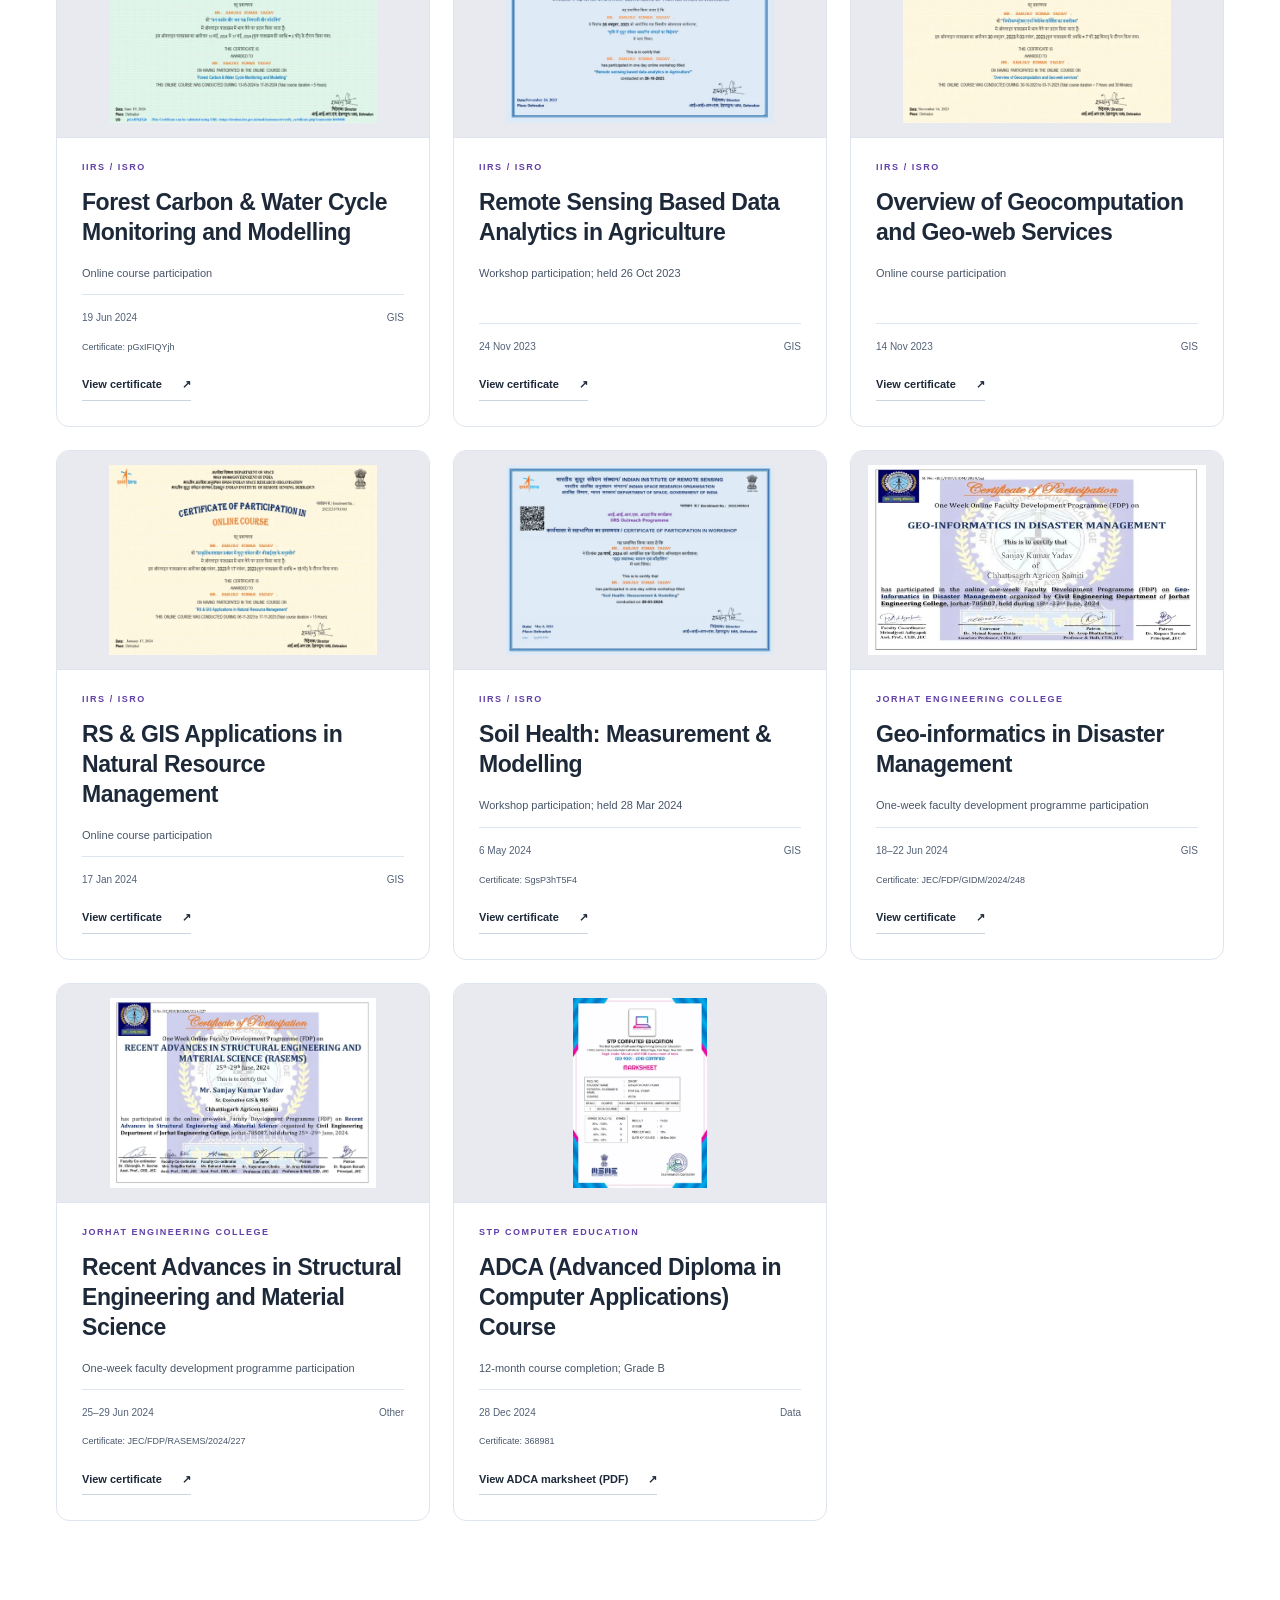
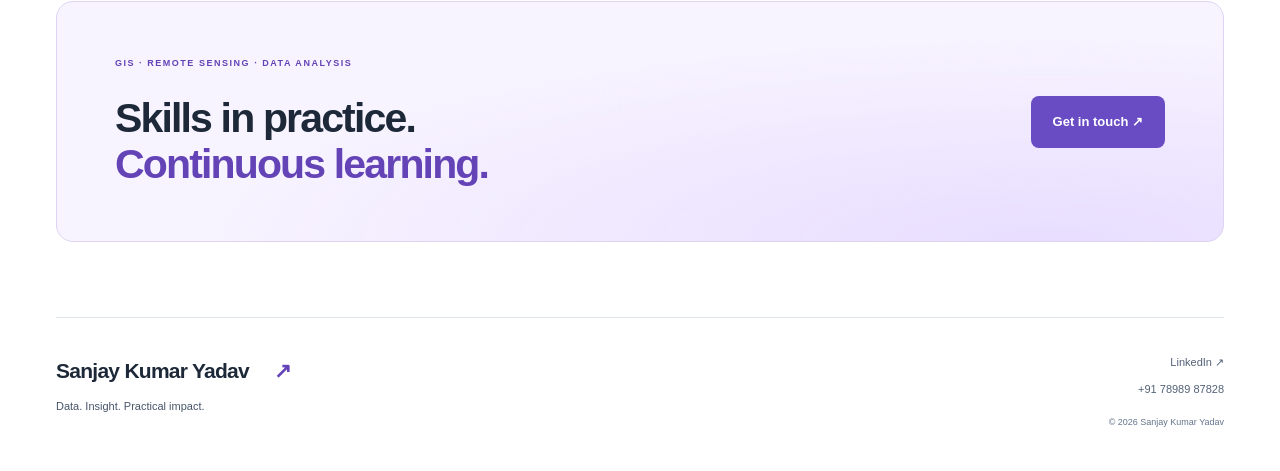
<file: docs/credentials.html>
<!doctype html>
<html lang="en"><head>
<meta charset="utf-8">
<meta name="viewport" content="width=device-width,initial-scale=1">
<meta name="theme-color" content="#ffffff">
<meta name="color-scheme" content="light">
<meta name="robots" content="index,follow,max-image-preview:large">
<title>GIS &amp; Data Training | Sanjay Kumar Yadav</title>
<meta name="description" content="Review geospatial training, remote sensing, GIS, QGIS, Power BI and academic qualifications of Sanjay Kumar Yadav.">
<link rel="canonical" href="https://sanjayyadaw94-coder.github.io/sky.in/credentials.html">
<meta property="og:site_name" content="Sanjay Kumar Yadav | GIS Portfolio">
<meta property="og:type" content="website">
<meta property="og:title" content="GIS &amp; Data Training | Sanjay Kumar Yadav">
<meta property="og:description" content="Review geospatial training, remote sensing, GIS, QGIS, Power BI and academic qualifications of Sanjay Kumar Yadav.">
<meta property="og:url" content="https://sanjayyadaw94-coder.github.io/sky.in/credentials.html">
<meta property="og:image" content="https://sanjayyadaw94-coder.github.io/sky.in/assets/portrait.png">
<meta property="og:image:alt" content="Sanjay Kumar Yadav">
<meta name="twitter:card" content="summary">
<meta name="twitter:title" content="GIS &amp; Data Training | Sanjay Kumar Yadav">
<meta name="twitter:description" content="Review geospatial training, remote sensing, GIS, QGIS, Power BI and academic qualifications of Sanjay Kumar Yadav.">
<link rel="icon" href="assets/favicon.svg" type="image/svg+xml">
<link rel="stylesheet" href="assets/style.css">
<script src="assets/site.js" defer></script>
</head>
<body><a class="skip" href="#main">Skip to content</a><header class="header"><a class="brand" href="index.html" aria-label="Sanjay Kumar Yadav home"><span class="monogram">SK<span>Y</span></span><span>Sanjay Kumar Yadav<b>GIS &amp; DATA MANAGEMENT EXPERT</b></span></a><button type="button" class="menu-button" aria-expanded="false" aria-controls="navigation">Menu <span>☰</span></button><nav id="navigation" aria-label="Main navigation"><a href="index.html">Home</a><a href="about.html">About</a><a href="expertise.html">Expertise</a><a href="projects.html">Portfolio</a><a href="gallery.html">Gallery</a><a href="credentials.html" aria-current="page">Credentials</a><a href="contact.html">Contact</a></nav><a class="header-contact" href="contact.html">Let’s connect <span>↗</span></a></header>
<main id="main">
<section class="page-heading wrap"><p class="eyebrow">CREDENTIALS & LEARNING</p><h1>Learning with<br><em>purpose.</em></h1><p class="lead">Training in GIS, remote sensing, data visualization and computer applications.</p></section><section class="wrap education-strip" aria-labelledby="education-heading"><div><p class="eyebrow">FORMAL EDUCATION</p><h2 id="education-heading">Academic foundation</h2><p>Qualifications listed in my updated CV.</p></div><div class="education-pair"><div><strong>M.Com</strong><span>2022</span></div><div><strong>B.Com (Commerce)</strong><span>2019</span></div></div></section>
<section class="wrap"><div class="verification-note"><strong>Checked against supplied documents.</strong> Titles, issuers and dates below were reviewed from the provided certificates. This is document review, not independent issuer authentication. Participation and completion are described as shown.</div><div class="filters" role="group" aria-label="Filter credentials"><button type="button" class="active" data-filter="all" aria-pressed="true">All credentials</button><button type="button" data-filter="GIS" aria-pressed="false">GIS & remote sensing</button><button type="button" data-filter="Data" aria-pressed="false">Data & computing</button><button type="button" data-filter="Other" aria-pressed="false">Other training</button></div><p id="filter-status" class="sr-only" aria-live="polite"></p><div class="credentials-grid"><article class="credential-card"  data-category="GIS" id="fundamentals-remote-sensing"><a class="certificate-preview" href="assets/certificates/fundamentals-of-remote-sensing.pdf" target="_blank" rel="noopener"><img src="assets/certificates/thumbs/fundamentals-of-remote-sensing.webp" alt="Preview of Fundamentals of Remote Sensing document" width="560" height="380" loading="lazy"></a><p class="eyebrow">NASA ARSET</p><h2>Fundamentals of Remote Sensing</h2><p>Training completion</p><div class="credential-meta"><span>18 Sep 2026</span><span>GIS</span></div><a class="text-link" href="assets/certificates/fundamentals-of-remote-sensing.pdf" target="_blank" rel="noopener">View certificate <span>↗</span></a></article><article class="credential-card"  data-category="GIS"><a class="certificate-preview" href="assets/certificates/remote-sensing-and-gis.pdf" target="_blank" rel="noopener"><img src="assets/certificates/thumbs/remote-sensing-and-gis.webp" alt="Preview of Remote Sensing and GIS document" width="560" height="380" loading="lazy"></a><p class="eyebrow">NPTEL / IIT Guwahati</p><h2>Remote Sensing and GIS</h2><p>8-week course completion</p><div class="credential-meta"><span>Jul–Sep 2025</span><span>GIS</span></div><p class="credential-id">Certificate: NPTEL25CE108S645500229</p><a class="text-link" href="assets/certificates/remote-sensing-and-gis.pdf" target="_blank" rel="noopener">View certificate <span>↗</span></a></article><article class="credential-card"  data-category="Data" id="power-bi-micro-course"><a class="certificate-preview" href="assets/certificates/7-days-power-bi-micro-course.pdf" target="_blank" rel="noopener"><img src="assets/certificates/thumbs/7-days-power-bi-micro-course.webp" alt="Preview of 7-Days Power BI Micro Course document" width="560" height="380" loading="lazy"></a><p class="eyebrow">Skill Course / Learn More Pro</p><h2>7-Days Power BI Micro Course</h2><p>6-hour e-learning course completion</p><div class="credential-meta"><span>6 Sep 2024</span><span>Data</span></div><a class="text-link" href="assets/certificates/7-days-power-bi-micro-course.pdf" target="_blank" rel="noopener">View certificate <span>↗</span></a></article><article class="credential-card"  data-category="GIS"><a class="certificate-preview" href="assets/certificates/qgis-3-from-beginner-to-advanced.pdf" target="_blank" rel="noopener"><img src="assets/certificates/thumbs/qgis-3-from-beginner-to-advanced.webp" alt="Preview of QGIS 3: from Beginner to Advanced document" width="560" height="380" loading="lazy"></a><p class="eyebrow">Udemy</p><h2>QGIS 3: from Beginner to Advanced</h2><p>3-hour course completion</p><div class="credential-meta"><span>2 Mar 2023</span><span>GIS</span></div><p class="credential-id">Certificate: UC-6b009d47-19d9-43c8-996d-c972fc8c6a72</p><a class="text-link" href="assets/certificates/qgis-3-from-beginner-to-advanced.pdf" target="_blank" rel="noopener">View certificate <span>↗</span></a></article><article class="credential-card ai-highlight" id="ai-gis-credential" data-category="GIS"><a class="certificate-preview" href="assets/certificates/image-analysis-using-ai-and-deep-learning-in-arcgis-pro.pdf" target="_blank" rel="noopener"><img src="assets/certificates/thumbs/image-analysis-using-ai-and-deep-learning-in-arcgis-pro.webp" alt="Preview of Image Analysis Using AI and Deep Learning in ArcGIS Pro document" width="560" height="380" loading="lazy"></a><span class="ai-label">AI + GIS · COURSE COMPLETION</span><p class="eyebrow">Udemy</p><h2>Image Analysis Using AI and Deep Learning in ArcGIS Pro</h2><p>1-hour course completion</p><div class="credential-meta"><span>28 Sep 2026</span><span>GIS</span></div><p class="credential-id">Certificate: UC-5316dcc6-98c9-472d-b3dc-2eb8962d222e</p><a class="text-link" href="assets/certificates/image-analysis-using-ai-and-deep-learning-in-arcgis-pro.pdf" target="_blank" rel="noopener">View certificate <span>↗</span></a></article><article class="credential-card"  data-category="GIS"><a class="certificate-preview" href="assets/certificates/geospatial-analysis-using-google-earth-engine.pdf" target="_blank" rel="noopener"><img src="assets/certificates/thumbs/geospatial-analysis-using-google-earth-engine.webp" alt="Preview of Geospatial Analysis using Google Earth Engine document" width="560" height="380" loading="lazy"></a><p class="eyebrow">IIRS / ISRO</p><h2>Geospatial Analysis using Google Earth Engine</h2><p>Online course participation</p><div class="credential-meta"><span>16 Mar 2024</span><span>GIS</span></div><p class="credential-id">Certificate: BQoYqWabKy</p><a class="text-link" href="assets/certificates/geospatial-analysis-using-google-earth-engine.pdf" target="_blank" rel="noopener">View certificate <span>↗</span></a></article><article class="credential-card"  data-category="GIS"><a class="certificate-preview" href="assets/certificates/basics-of-remote-sensing-geographical-information-system-and-global-navigation-satellite-system.pdf" target="_blank" rel="noopener"><img src="assets/certificates/thumbs/basics-of-remote-sensing-geographical-information-system-and-global-navigation-satellite-system.webp" alt="Preview of Basics of Remote Sensing, Geographical Information System and Global Navigation Satellite System document" width="560" height="380" loading="lazy"></a><p class="eyebrow">IIRS / ISRO</p><h2>Basics of Remote Sensing, Geographical Information System and Global Navigation Satellite System</h2><p>Online course attendance</p><div class="credential-meta"><span>17 May 2025</span><span>GIS</span></div><p class="credential-id">Certificate: 1HVsdw8umB</p><a class="text-link" href="assets/certificates/basics-of-remote-sensing-geographical-information-system-and-global-navigation-satellite-system.pdf" target="_blank" rel="noopener">View certificate <span>↗</span></a></article><article class="credential-card"  data-category="GIS"><a class="certificate-preview" href="assets/certificates/lidar-data-processing-and-applications.pdf" target="_blank" rel="noopener"><img src="assets/certificates/thumbs/lidar-data-processing-and-applications.webp" alt="Preview of LIDAR Data Processing and Applications document" width="560" height="380" loading="lazy"></a><p class="eyebrow">IIRS / ISRO</p><h2>LIDAR Data Processing and Applications</h2><p>Online course participation</p><div class="credential-meta"><span>6 Sep 2024</span><span>GIS</span></div><p class="credential-id">Certificate: RO9Inr7Iyb</p><a class="text-link" href="assets/certificates/lidar-data-processing-and-applications.pdf" target="_blank" rel="noopener">View certificate <span>↗</span></a></article><article class="credential-card"  data-category="GIS"><a class="certificate-preview" href="assets/certificates/geospatial-technology-for-digital-agriculture.pdf" target="_blank" rel="noopener"><img src="assets/certificates/thumbs/geospatial-technology-for-digital-agriculture.webp" alt="Preview of Geospatial Technology for Digital Agriculture document" width="560" height="380" loading="lazy"></a><p class="eyebrow">IIRS / ISRO</p><h2>Geospatial Technology for Digital Agriculture</h2><p>Online course participation</p><div class="credential-meta"><span>6 Aug 2024</span><span>GIS</span></div><p class="credential-id">Certificate: m3FEFyP7Ky</p><a class="text-link" href="assets/certificates/geospatial-technology-for-digital-agriculture.pdf" target="_blank" rel="noopener">View certificate <span>↗</span></a></article><article class="credential-card"  data-category="GIS"><a class="certificate-preview" href="assets/certificates/qgis-for-hydrological-mapping.pdf" target="_blank" rel="noopener"><img src="assets/certificates/thumbs/qgis-for-hydrological-mapping.webp" alt="Preview of QGIS for Hydrological Mapping document" width="560" height="380" loading="lazy"></a><p class="eyebrow">TGIS</p><h2>QGIS for Hydrological Mapping</h2><p>Webinar training participation</p><div class="credential-meta"><span>13–14 Apr 2024</span><span>GIS</span></div><a class="text-link" href="assets/certificates/qgis-for-hydrological-mapping.pdf" target="_blank" rel="noopener">View certificate <span>↗</span></a></article><article class="credential-card"  data-category="GIS"><a class="certificate-preview" href="assets/certificates/advances-in-remote-sensing-techniques-for-geological-applications.pdf" target="_blank" rel="noopener"><img src="assets/certificates/thumbs/advances-in-remote-sensing-techniques-for-geological-applications.webp" alt="Preview of Advances in Remote Sensing Techniques for Geological Applications document" width="560" height="380" loading="lazy"></a><p class="eyebrow">IIRS / ISRO</p><h2>Advances in Remote Sensing Techniques for Geological Applications</h2><p>Online course participation</p><div class="credential-meta"><span>12 Apr 2024</span><span>GIS</span></div><p class="credential-id">Certificate: 0jGM0CclTd</p><a class="text-link" href="assets/certificates/advances-in-remote-sensing-techniques-for-geological-applications.pdf" target="_blank" rel="noopener">View certificate <span>↗</span></a></article><article class="credential-card"  data-category="GIS"><a class="certificate-preview" href="assets/certificates/applications-of-geospatial-technology-in-paleochannel-studies.pdf" target="_blank" rel="noopener"><img src="assets/certificates/thumbs/applications-of-geospatial-technology-in-paleochannel-studies.webp" alt="Preview of Applications of Geospatial Technology in Paleochannel Studies document" width="560" height="380" loading="lazy"></a><p class="eyebrow">IIRS / ISRO</p><h2>Applications of Geospatial Technology in Paleochannel Studies</h2><p>Online course participation</p><div class="credential-meta"><span>19 Jun 2024</span><span>GIS</span></div><p class="credential-id">Certificate: dHpphHmF7a</p><a class="text-link" href="assets/certificates/applications-of-geospatial-technology-in-paleochannel-studies.pdf" target="_blank" rel="noopener">View certificate <span>↗</span></a></article><article class="credential-card"  data-category="GIS"><a class="certificate-preview" href="assets/certificates/forest-carbon-water-cycle-monitoring-and-modelling.pdf" target="_blank" rel="noopener"><img src="assets/certificates/thumbs/forest-carbon-water-cycle-monitoring-and-modelling.webp" alt="Preview of Forest Carbon &amp; Water Cycle Monitoring and Modelling document" width="560" height="380" loading="lazy"></a><p class="eyebrow">IIRS / ISRO</p><h2>Forest Carbon &amp; Water Cycle Monitoring and Modelling</h2><p>Online course participation</p><div class="credential-meta"><span>19 Jun 2024</span><span>GIS</span></div><p class="credential-id">Certificate: pGxIFIQYjh</p><a class="text-link" href="assets/certificates/forest-carbon-water-cycle-monitoring-and-modelling.pdf" target="_blank" rel="noopener">View certificate <span>↗</span></a></article><article class="credential-card"  data-category="GIS"><a class="certificate-preview" href="assets/certificates/remote-sensing-based-data-analytics-in-agriculture.pdf" target="_blank" rel="noopener"><img src="assets/certificates/thumbs/remote-sensing-based-data-analytics-in-agriculture.webp" alt="Preview of Remote Sensing Based Data Analytics in Agriculture document" width="560" height="380" loading="lazy"></a><p class="eyebrow">IIRS / ISRO</p><h2>Remote Sensing Based Data Analytics in Agriculture</h2><p>Workshop participation; held 26 Oct 2023</p><div class="credential-meta"><span>24 Nov 2023</span><span>GIS</span></div><a class="text-link" href="assets/certificates/remote-sensing-based-data-analytics-in-agriculture.pdf" target="_blank" rel="noopener">View certificate <span>↗</span></a></article><article class="credential-card"  data-category="GIS"><a class="certificate-preview" href="assets/certificates/overview-of-geocomputation-and-geo-web-services.pdf" target="_blank" rel="noopener"><img src="assets/certificates/thumbs/overview-of-geocomputation-and-geo-web-services.webp" alt="Preview of Overview of Geocomputation and Geo-web Services document" width="560" height="380" loading="lazy"></a><p class="eyebrow">IIRS / ISRO</p><h2>Overview of Geocomputation and Geo-web Services</h2><p>Online course participation</p><div class="credential-meta"><span>14 Nov 2023</span><span>GIS</span></div><a class="text-link" href="assets/certificates/overview-of-geocomputation-and-geo-web-services.pdf" target="_blank" rel="noopener">View certificate <span>↗</span></a></article><article class="credential-card"  data-category="GIS"><a class="certificate-preview" href="assets/certificates/rs-gis-applications-in-natural-resource-management.pdf" target="_blank" rel="noopener"><img src="assets/certificates/thumbs/rs-gis-applications-in-natural-resource-management.webp" alt="Preview of RS &amp; GIS Applications in Natural Resource Management document" width="560" height="380" loading="lazy"></a><p class="eyebrow">IIRS / ISRO</p><h2>RS &amp; GIS Applications in Natural Resource Management</h2><p>Online course participation</p><div class="credential-meta"><span>17 Jan 2024</span><span>GIS</span></div><a class="text-link" href="assets/certificates/rs-gis-applications-in-natural-resource-management.pdf" target="_blank" rel="noopener">View certificate <span>↗</span></a></article><article class="credential-card"  data-category="GIS"><a class="certificate-preview" href="assets/certificates/soil-health-measurement-modelling.pdf" target="_blank" rel="noopener"><img src="assets/certificates/thumbs/soil-health-measurement-modelling.webp" alt="Preview of Soil Health: Measurement &amp; Modelling document" width="560" height="380" loading="lazy"></a><p class="eyebrow">IIRS / ISRO</p><h2>Soil Health: Measurement &amp; Modelling</h2><p>Workshop participation; held 28 Mar 2024</p><div class="credential-meta"><span>6 May 2024</span><span>GIS</span></div><p class="credential-id">Certificate: SgsP3hT5F4</p><a class="text-link" href="assets/certificates/soil-health-measurement-modelling.pdf" target="_blank" rel="noopener">View certificate <span>↗</span></a></article><article class="credential-card"  data-category="GIS"><a class="certificate-preview" href="assets/certificates/geo-informatics-in-disaster-management.pdf" target="_blank" rel="noopener"><img src="assets/certificates/thumbs/geo-informatics-in-disaster-management.webp" alt="Preview of Geo-informatics in Disaster Management document" width="560" height="380" loading="lazy"></a><p class="eyebrow">Jorhat Engineering College</p><h2>Geo-informatics in Disaster Management</h2><p>One-week faculty development programme participation</p><div class="credential-meta"><span>18–22 Jun 2024</span><span>GIS</span></div><p class="credential-id">Certificate: JEC/FDP/GIDM/2024/248</p><a class="text-link" href="assets/certificates/geo-informatics-in-disaster-management.pdf" target="_blank" rel="noopener">View certificate <span>↗</span></a></article><article class="credential-card"  data-category="Other"><a class="certificate-preview" href="assets/certificates/recent-advances-in-structural-engineering-and-material-science.pdf" target="_blank" rel="noopener"><img src="assets/certificates/thumbs/recent-advances-in-structural-engineering-and-material-science.webp" alt="Preview of Recent Advances in Structural Engineering and Material Science document" width="560" height="380" loading="lazy"></a><p class="eyebrow">Jorhat Engineering College</p><h2>Recent Advances in Structural Engineering and Material Science</h2><p>One-week faculty development programme participation</p><div class="credential-meta"><span>25–29 Jun 2024</span><span>Other</span></div><p class="credential-id">Certificate: JEC/FDP/RASEMS/2024/227</p><a class="text-link" href="assets/certificates/recent-advances-in-structural-engineering-and-material-science.pdf" target="_blank" rel="noopener">View certificate <span>↗</span></a></article><article class="credential-card"  data-category="Data"><a class="certificate-preview" href="assets/certificates/adca-course.pdf" target="_blank" rel="noopener"><img src="assets/certificates/thumbs/adca-course.webp" alt="Preview of ADCA Course document" width="560" height="380" loading="lazy"></a><p class="eyebrow">STP Computer Education</p><h2>ADCA (Advanced Diploma in Computer Applications) Course</h2><p>12-month course completion; Grade B</p><div class="credential-meta"><span>28 Dec 2024</span><span>Data</span></div><p class="credential-id">Certificate: 368981</p><a class="text-link" href="assets/certificates/adca-course.pdf" target="_blank" rel="noopener">View ADCA marksheet (PDF) <span>↗</span></a></article></div></section>
<section class="cta wrap reveal"><div><p class="eyebrow">GIS · REMOTE SENSING · DATA ANALYSIS</p><h2>Skills in practice.<br><em>Continuous learning.</em></h2></div><a class="button light" href="contact.html">Get in touch ↗</a></section></main><footer class="wrap footer"><div><a class="footer-name" href="index.html">Sanjay Kumar Yadav<span>↗</span></a><p>Data. Insight. Practical impact.</p></div><div><a href="https://www.linkedin.com/in/sanjay-yadav94" target="_blank" rel="noopener noreferrer">LinkedIn ↗</a><a href="tel:+917898987828">+91 78989 87828</a><small>© 2026 Sanjay Kumar Yadav</small></div></footer></body></html>
</file>
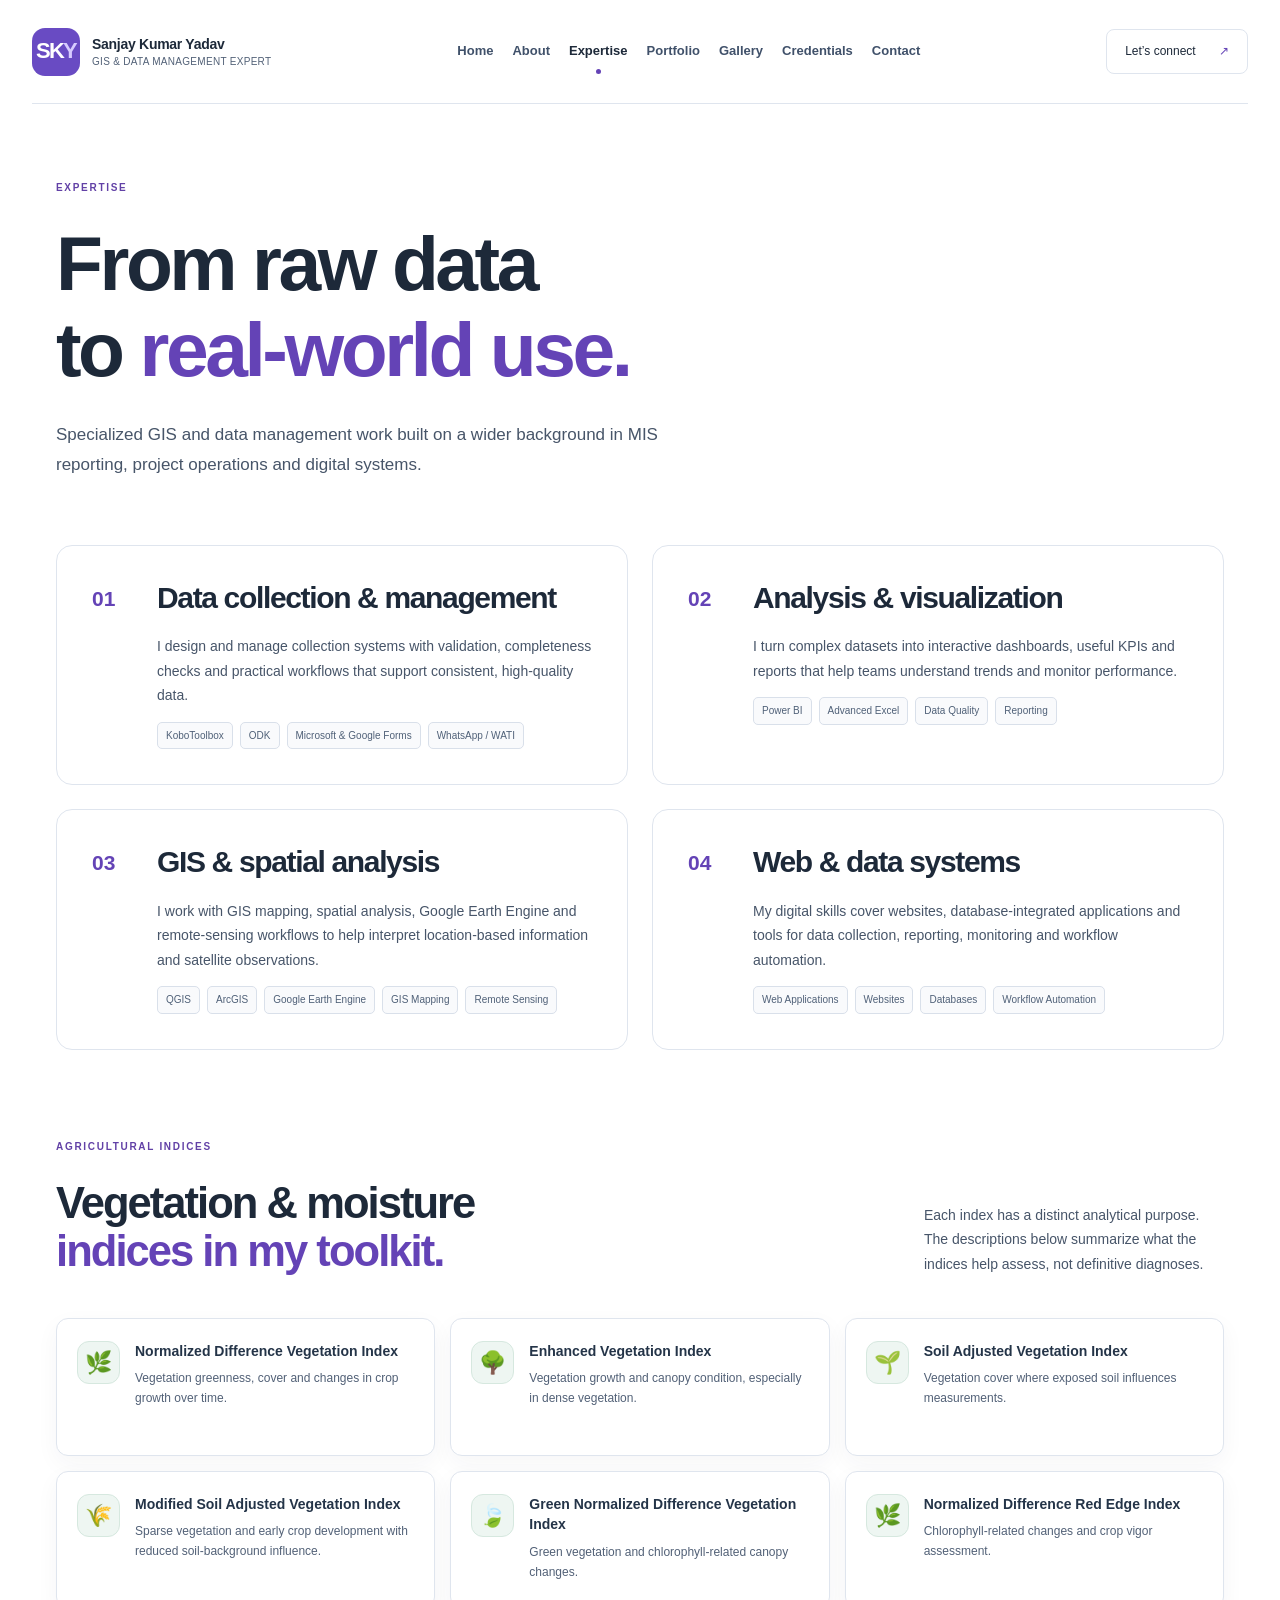
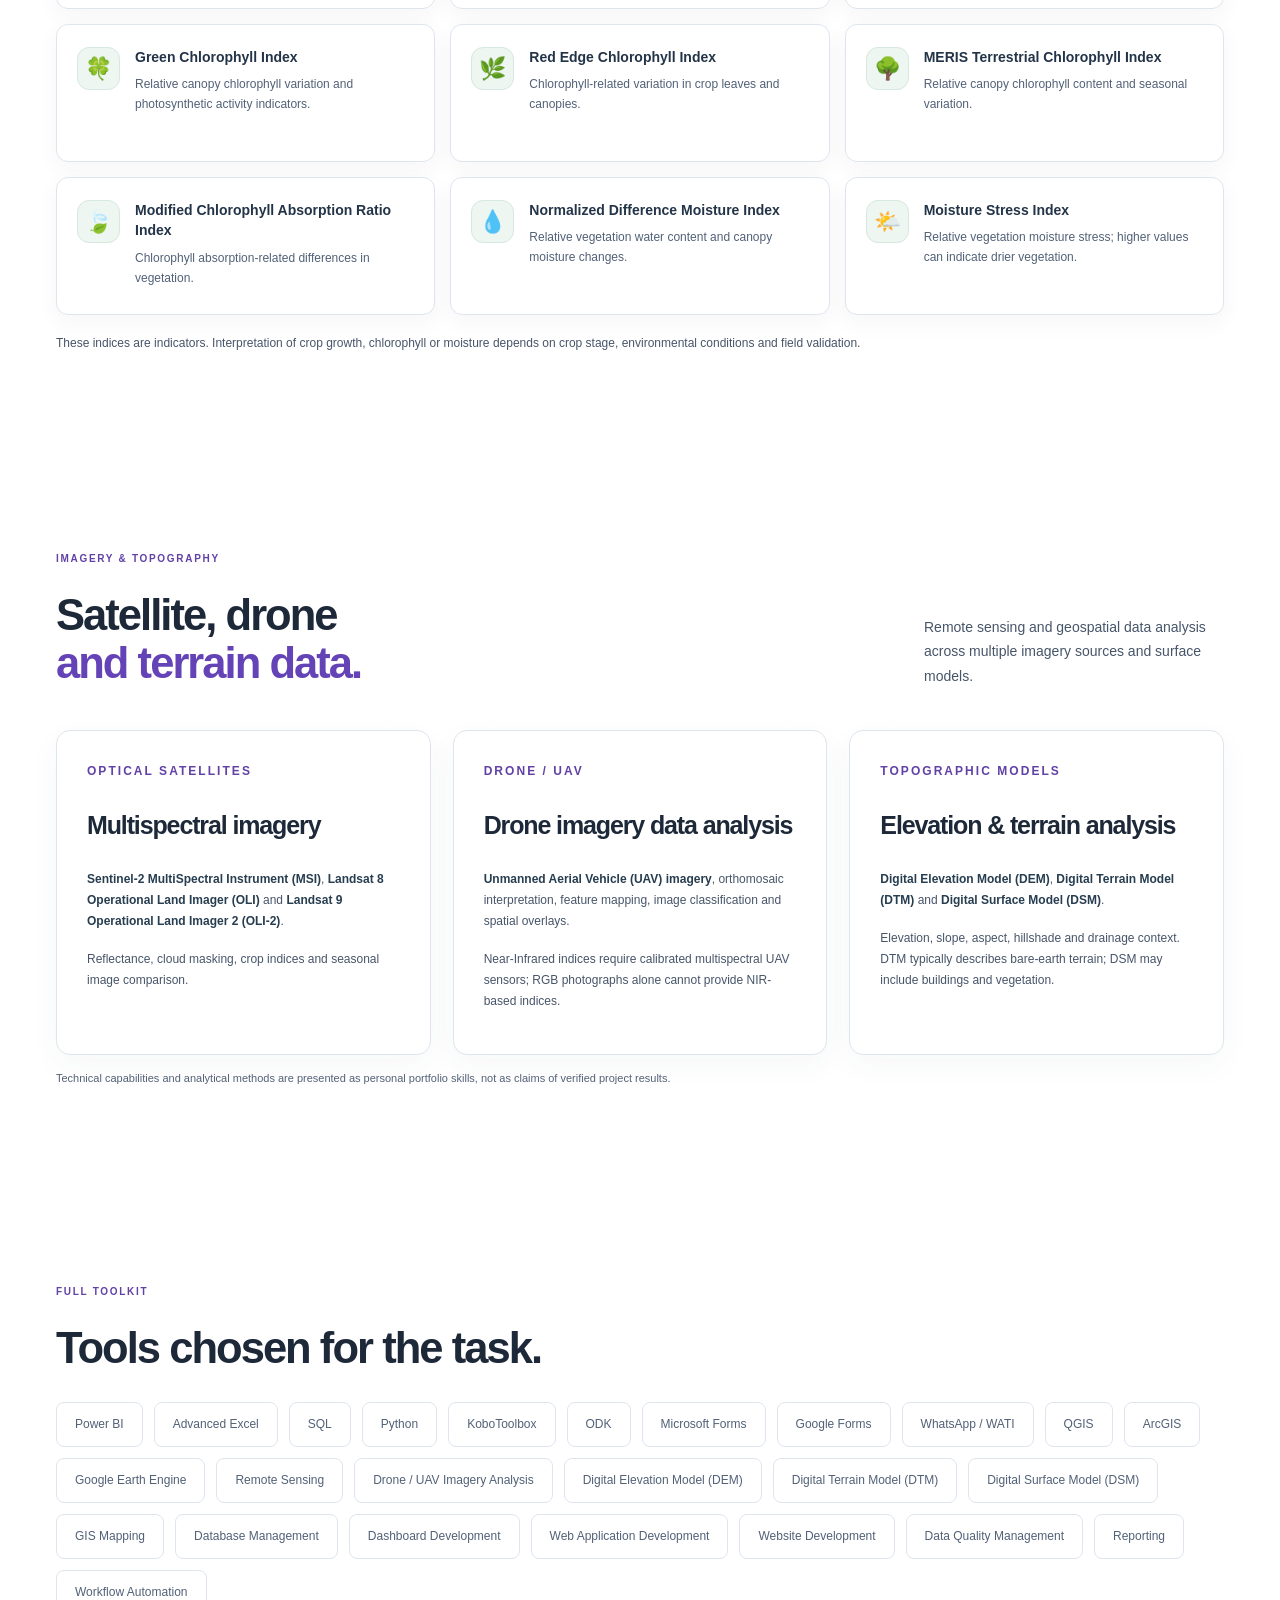
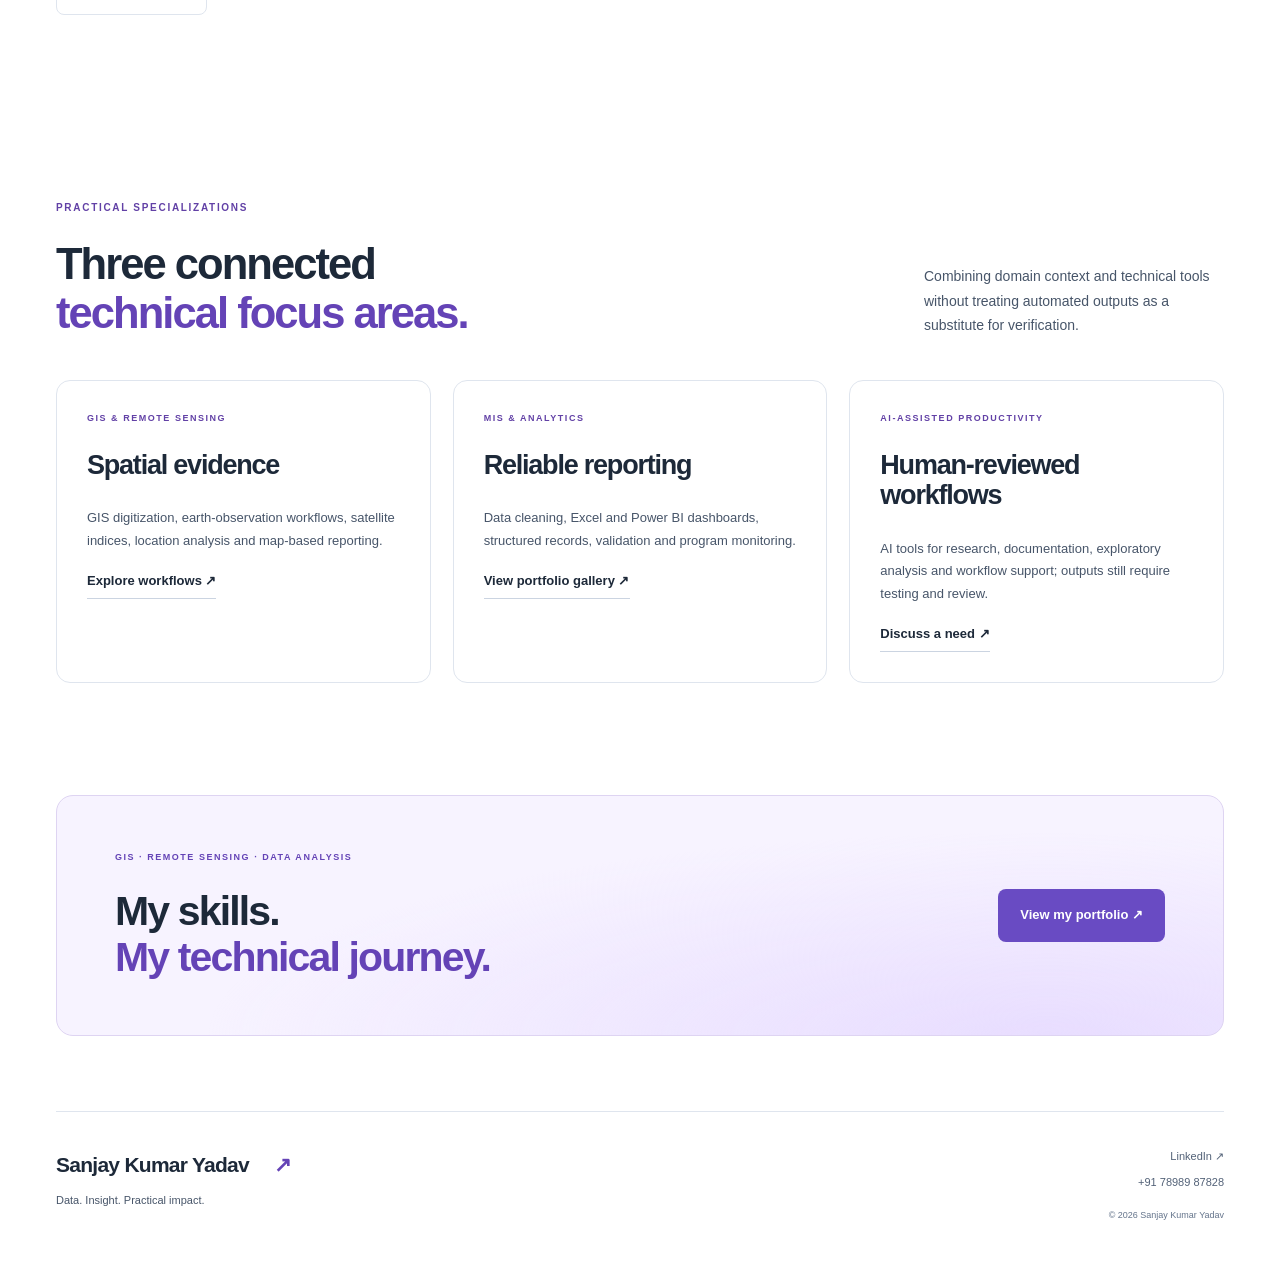
<file: docs/expertise.html>
<!doctype html>
<html lang="en"><head>
<meta charset="utf-8">
<meta name="viewport" content="width=device-width,initial-scale=1">
<meta name="theme-color" content="#ffffff">
<meta name="color-scheme" content="light">
<meta name="robots" content="index,follow,max-image-preview:large">
<title>GIS, Drone &amp; Satellite Analysis Skills | Sanjay Kumar Yadav</title>
<meta name="description" content="Explore 12 agricultural remote sensing indices, Sentinel-2 MSI, Landsat 8/9 OLI, drone imagery, digital elevation models, GIS and analytics skills.">
<link rel="canonical" href="https://sanjayyadaw94-coder.github.io/sky.in/expertise.html">
<meta property="og:site_name" content="Sanjay Kumar Yadav | GIS Portfolio">
<meta property="og:type" content="website">
<meta property="og:title" content="GIS, Drone &amp; Satellite Analysis Skills | Sanjay Kumar Yadav">
<meta property="og:description" content="Explore 12 agricultural remote sensing indices, Sentinel-2 MSI, Landsat 8/9 OLI, drone imagery, digital elevation models, GIS and analytics skills.">
<meta property="og:url" content="https://sanjayyadaw94-coder.github.io/sky.in/expertise.html">
<meta property="og:image" content="https://sanjayyadaw94-coder.github.io/sky.in/assets/portrait.png">
<meta property="og:image:alt" content="Sanjay Kumar Yadav">
<meta name="twitter:card" content="summary">
<meta name="twitter:title" content="GIS, Drone &amp; Satellite Analysis Skills | Sanjay Kumar Yadav">
<meta name="twitter:description" content="Explore 12 agricultural remote sensing indices, Sentinel-2 MSI, Landsat 8/9 OLI, drone imagery, digital elevation models, GIS and analytics skills.">
<link rel="icon" href="assets/favicon.svg" type="image/svg+xml">
<link rel="stylesheet" href="assets/style.css">
<script src="assets/site.js" defer></script>
</head>
<body><a class="skip" href="#main">Skip to content</a><header class="header"><a class="brand" href="index.html" aria-label="Sanjay Kumar Yadav home"><span class="monogram">SK<span>Y</span></span><span>Sanjay Kumar Yadav<b>GIS &amp; DATA MANAGEMENT EXPERT</b></span></a><button type="button" class="menu-button" aria-expanded="false" aria-controls="navigation">Menu <span>☰</span></button><nav id="navigation" aria-label="Main navigation"><a href="index.html">Home</a><a href="about.html">About</a><a href="expertise.html" aria-current="page">Expertise</a><a href="projects.html">Portfolio</a><a href="gallery.html">Gallery</a><a href="credentials.html">Credentials</a><a href="contact.html">Contact</a></nav><a class="header-contact" href="contact.html">Let’s connect <span>↗</span></a></header>
<main id="main">
<section class="page-heading wrap"><p class="eyebrow">EXPERTISE</p><h1>From raw data<br>to <em>real-world use.</em></h1><p class="lead">Specialized GIS and data management work built on a wider background in MIS reporting, project operations and digital systems.</p></section><section class="wrap expertise-list"><article id="service-01" class="expertise-row reveal"><span class="number">01</span><div><h2>Data collection &amp; management</h2><p>I design and manage collection systems with validation, completeness checks and practical workflows that support consistent, high-quality data.</p><div class="tags"><span>KoboToolbox</span><span>ODK</span><span>Microsoft &amp; Google Forms</span><span>WhatsApp / WATI</span></div></div><span class="row-arrow" aria-hidden="true">↗</span></article><article id="service-02" class="expertise-row reveal"><span class="number">02</span><div><h2>Analysis &amp; visualization</h2><p>I turn complex datasets into interactive dashboards, useful KPIs and reports that help teams understand trends and monitor performance.</p><div class="tags"><span>Power BI</span><span>Advanced Excel</span><span>Data Quality</span><span>Reporting</span></div></div><span class="row-arrow" aria-hidden="true">↗</span></article><article id="service-03" class="expertise-row reveal"><span class="number">03</span><div><h2>GIS &amp; spatial analysis</h2><p>I work with GIS mapping, spatial analysis, Google Earth Engine and remote-sensing workflows to help interpret location-based information and satellite observations.</p><div class="tags"><span>QGIS</span><span>ArcGIS</span><span>Google Earth Engine</span><span>GIS Mapping</span><span>Remote Sensing</span></div></div><span class="row-arrow" aria-hidden="true">↗</span></article><article id="service-04" class="expertise-row reveal"><span class="number">04</span><div><h2>Web &amp; data systems</h2><p>My digital skills cover websites, database-integrated applications and tools for data collection, reporting, monitoring and workflow automation.</p><div class="tags"><span>Web Applications</span><span>Websites</span><span>Databases</span><span>Workflow Automation</span></div></div><span class="row-arrow" aria-hidden="true">↗</span></article></section><section class="section wrap indices-section" id="agri-indices" aria-labelledby="indices-heading">
<div class="section-head"><div><p class="eyebrow">AGRICULTURAL INDICES</p><h2 id="indices-heading">Vegetation &amp; moisture<br><em>indices in my toolkit.</em></h2></div><p>Each index has a distinct analytical purpose. The descriptions below summarize what the indices help assess, not definitive diagnoses.</p></div>
<ul class="index-name-grid">
<li class="index-name-card"><span class="index-float-icon" aria-hidden="true" style="--float-delay:0s">🌿</span><span class="index-card-copy"><strong class="index-card-name">Normalized Difference Vegetation Index</strong><span class="index-card-use">Vegetation greenness, cover and changes in crop growth over time.</span></span></li>
<li class="index-name-card"><span class="index-float-icon" aria-hidden="true" style="--float-delay:0.45s">🌳</span><span class="index-card-copy"><strong class="index-card-name">Enhanced Vegetation Index</strong><span class="index-card-use">Vegetation growth and canopy condition, especially in dense vegetation.</span></span></li>
<li class="index-name-card"><span class="index-float-icon" aria-hidden="true" style="--float-delay:0.9s">🌱</span><span class="index-card-copy"><strong class="index-card-name">Soil Adjusted Vegetation Index</strong><span class="index-card-use">Vegetation cover where exposed soil influences measurements.</span></span></li>
<li class="index-name-card"><span class="index-float-icon" aria-hidden="true" style="--float-delay:1.35s">🌾</span><span class="index-card-copy"><strong class="index-card-name">Modified Soil Adjusted Vegetation Index</strong><span class="index-card-use">Sparse vegetation and early crop development with reduced soil-background influence.</span></span></li>
<li class="index-name-card"><span class="index-float-icon" aria-hidden="true" style="--float-delay:0s">🍃</span><span class="index-card-copy"><strong class="index-card-name">Green Normalized Difference Vegetation Index</strong><span class="index-card-use">Green vegetation and chlorophyll-related canopy changes.</span></span></li>
<li class="index-name-card"><span class="index-float-icon" aria-hidden="true" style="--float-delay:0.45s">🌿</span><span class="index-card-copy"><strong class="index-card-name">Normalized Difference Red Edge Index</strong><span class="index-card-use">Chlorophyll-related changes and crop vigor assessment.</span></span></li>
<li class="index-name-card"><span class="index-float-icon" aria-hidden="true" style="--float-delay:0.9s">🍀</span><span class="index-card-copy"><strong class="index-card-name">Green Chlorophyll Index</strong><span class="index-card-use">Relative canopy chlorophyll variation and photosynthetic activity indicators.</span></span></li>
<li class="index-name-card"><span class="index-float-icon" aria-hidden="true" style="--float-delay:1.35s">🌿</span><span class="index-card-copy"><strong class="index-card-name">Red Edge Chlorophyll Index</strong><span class="index-card-use">Chlorophyll-related variation in crop leaves and canopies.</span></span></li>
<li class="index-name-card"><span class="index-float-icon" aria-hidden="true" style="--float-delay:0s">🌳</span><span class="index-card-copy"><strong class="index-card-name">MERIS Terrestrial Chlorophyll Index</strong><span class="index-card-use">Relative canopy chlorophyll content and seasonal variation.</span></span></li>
<li class="index-name-card"><span class="index-float-icon" aria-hidden="true" style="--float-delay:0.45s">🍃</span><span class="index-card-copy"><strong class="index-card-name">Modified Chlorophyll Absorption Ratio Index</strong><span class="index-card-use">Chlorophyll absorption-related differences in vegetation.</span></span></li>
<li class="index-name-card"><span class="index-float-icon" aria-hidden="true" style="--float-delay:0.9s">💧</span><span class="index-card-copy"><strong class="index-card-name">Normalized Difference Moisture Index</strong><span class="index-card-use">Relative vegetation water content and canopy moisture changes.</span></span></li>
<li class="index-name-card"><span class="index-float-icon" aria-hidden="true" style="--float-delay:1.35s">🌤️</span><span class="index-card-copy"><strong class="index-card-name">Moisture Stress Index</strong><span class="index-card-use">Relative vegetation moisture stress; higher values can indicate drier vegetation.</span></span></li>
</ul>
<p class="index-use-note">These indices are indicators. Interpretation of crop growth, chlorophyll or moisture depends on crop stage, environmental conditions and field validation.</p>
</section>
<section class="section wrap sensor-section" id="sensors-terrain" aria-labelledby="sensors-heading">
<div class="section-head"><div><p class="eyebrow">IMAGERY &amp; TOPOGRAPHY</p><h2 id="sensors-heading">Satellite, drone<br><em>and terrain data.</em></h2></div><p>Remote sensing and geospatial data analysis across multiple imagery sources and surface models.</p></div>
<div class="three-grid sensor-grid">
<article class="plain-card"><p class="eyebrow">OPTICAL SATELLITES</p><h3>Multispectral imagery</h3><p><strong>Sentinel-2 MultiSpectral Instrument (MSI)</strong>, <strong>Landsat 8 Operational Land Imager (OLI)</strong> and <strong>Landsat 9 Operational Land Imager 2 (OLI-2)</strong>.</p><p>Reflectance, cloud masking, crop indices and seasonal image comparison.</p></article>
<article class="plain-card"><p class="eyebrow">DRONE / UAV</p><h3>Drone imagery data analysis</h3><p><strong>Unmanned Aerial Vehicle (UAV) imagery</strong>, orthomosaic interpretation, feature mapping, image classification and spatial overlays.</p><p>Near-Infrared indices require calibrated multispectral UAV sensors; RGB photographs alone cannot provide NIR-based indices.</p></article>
<article class="plain-card"><p class="eyebrow">TOPOGRAPHIC MODELS</p><h3>Elevation &amp; terrain analysis</h3><p><strong>Digital Elevation Model (DEM)</strong>, <strong>Digital Terrain Model (DTM)</strong> and <strong>Digital Surface Model (DSM)</strong>.</p><p>Elevation, slope, aspect, hillshade and drainage context. DTM typically describes bare-earth terrain; DSM may include buildings and vegetation.</p></article>
</div>
<p class="sensor-footnote">Technical capabilities and analytical methods are presented as personal portfolio skills, not as claims of verified project results.</p>
</section>

<section class="section wrap"><p class="eyebrow">FULL TOOLKIT</p><h2>Tools chosen for the task.</h2><div class="skill-cloud"><span>Power BI</span><span>Advanced Excel</span><span>SQL</span><span>Python</span><span>KoboToolbox</span><span>ODK</span><span>Microsoft Forms</span><span>Google Forms</span><span>WhatsApp / WATI</span><span>QGIS</span><span>ArcGIS</span><span>Google Earth Engine</span><span>Remote Sensing</span><span>Drone / UAV Imagery Analysis</span><span>Digital Elevation Model (DEM)</span><span>Digital Terrain Model (DTM)</span><span>Digital Surface Model (DSM)</span><span>GIS Mapping</span><span>Database Management</span><span>Dashboard Development</span><span>Web Application Development</span><span>Website Development</span><span>Data Quality Management</span><span>Reporting</span><span>Workflow Automation</span></div></section>
<section class="section wrap" aria-labelledby="specializations-heading"><div class="section-head"><div><p class="eyebrow">PRACTICAL SPECIALIZATIONS</p><h2 id="specializations-heading">Three connected<br><em>technical focus areas.</em></h2></div><p>Combining domain context and technical tools without treating automated outputs as a substitute for verification.</p></div><div class="three-grid">
    <article class="plain-card"><p class="eyebrow">GIS &amp; REMOTE SENSING</p><h3>Spatial evidence</h3><p>GIS digitization, earth-observation workflows, satellite indices, location analysis and map-based reporting.</p><a class="text-link" href="projects.html">Explore workflows ↗</a></article>
    <article class="plain-card"><p class="eyebrow">MIS &amp; ANALYTICS</p><h3>Reliable reporting</h3><p>Data cleaning, Excel and Power BI dashboards, structured records, validation and program monitoring.</p><a class="text-link" href="gallery.html">View portfolio gallery ↗</a></article>
    <article class="plain-card"><p class="eyebrow">AI-ASSISTED PRODUCTIVITY</p><h3>Human-reviewed workflows</h3><p>AI tools for research, documentation, exploratory analysis and workflow support; outputs still require testing and review.</p><a class="text-link" href="contact.html">Discuss a need ↗</a></article>
  </div></section>
<section class="cta wrap reveal"><div><p class="eyebrow">GIS · REMOTE SENSING · DATA ANALYSIS</p><h2>My skills.<br><em>My technical journey.</em></h2></div><a class="button light" href="projects.html">View my portfolio ↗</a></section></main><footer class="wrap footer"><div><a class="footer-name" href="index.html">Sanjay Kumar Yadav<span>↗</span></a><p>Data. Insight. Practical impact.</p></div><div><a href="https://www.linkedin.com/in/sanjay-yadav94" target="_blank" rel="noopener noreferrer">LinkedIn ↗</a><a href="tel:+917898987828">+91 78989 87828</a><small>© 2026 Sanjay Kumar Yadav</small></div></footer></body></html>
</file>
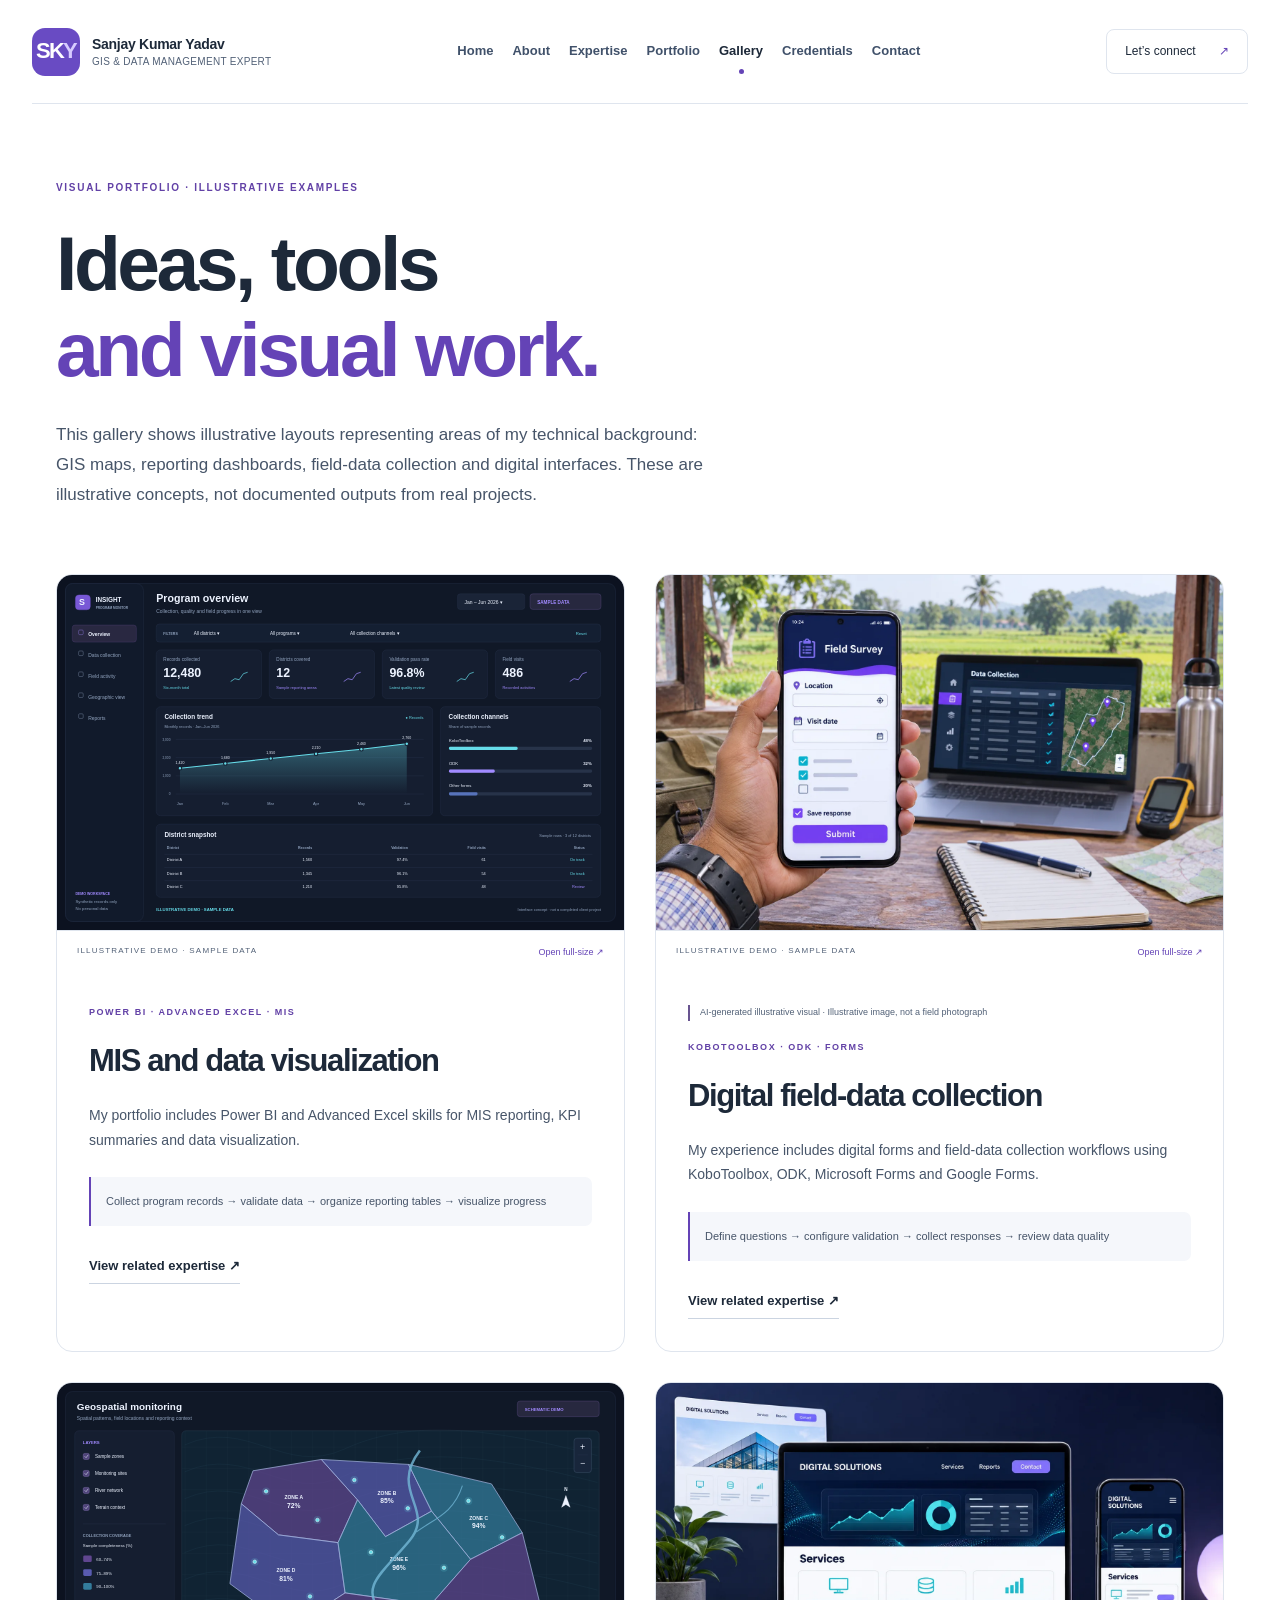
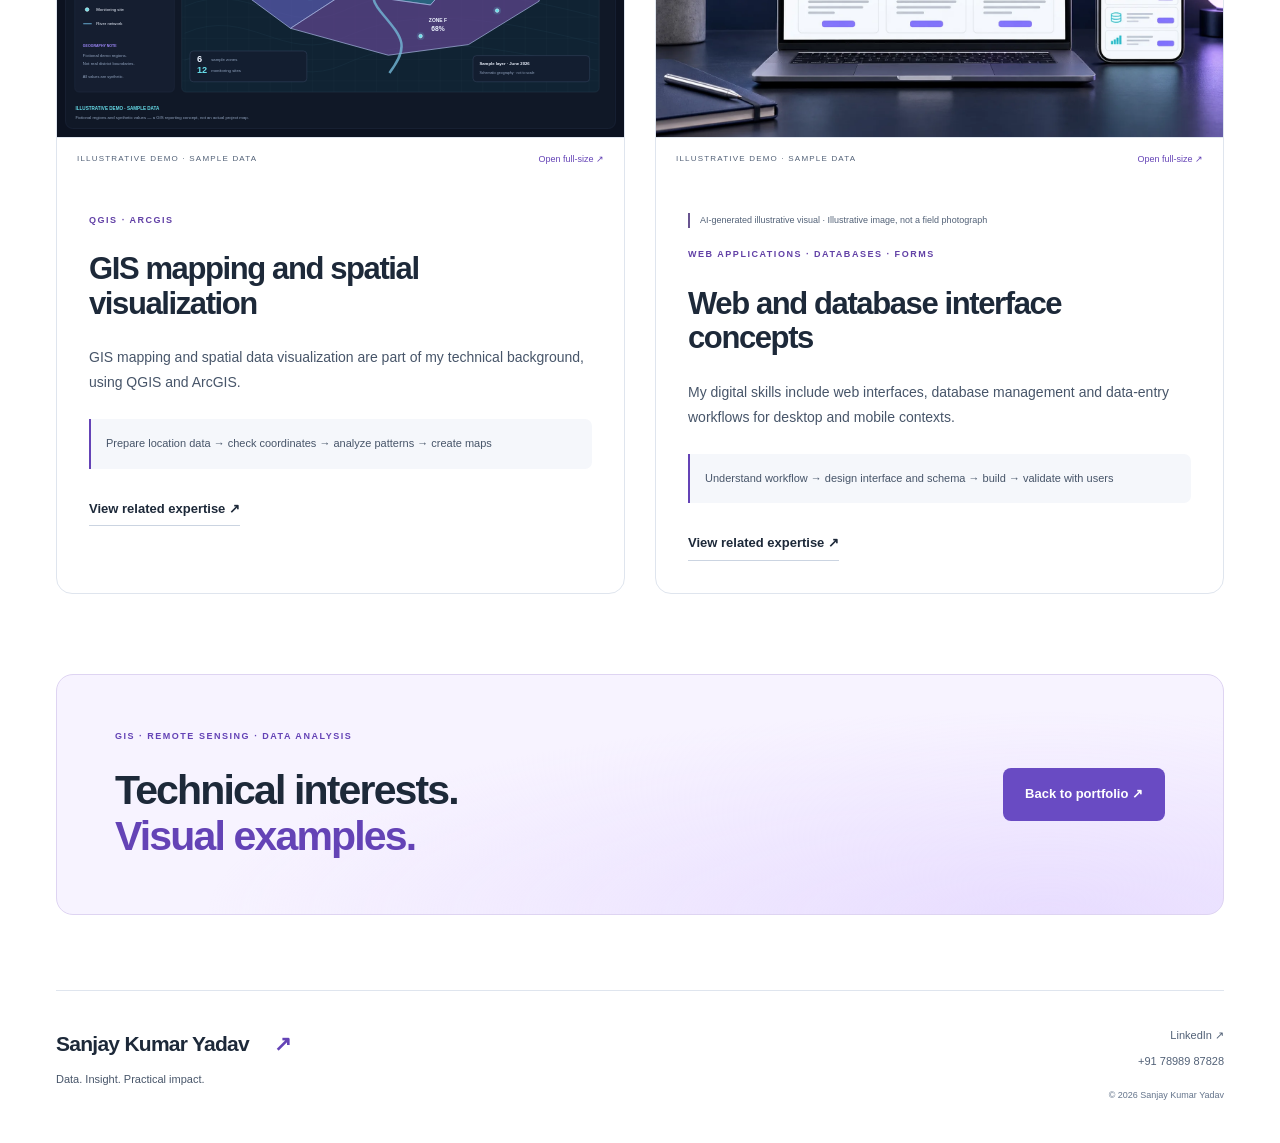
<file: docs/gallery.html>
<!doctype html>
<html lang="en"><head>
<meta charset="utf-8">
<meta name="viewport" content="width=device-width,initial-scale=1">
<meta name="theme-color" content="#ffffff">
<meta name="color-scheme" content="light">
<meta name="robots" content="index,follow,max-image-preview:large">
<title>Visual Work Gallery | Sanjay Kumar Yadav</title>
<meta name="description" content="Illustrative portfolio gallery of GIS maps, monitoring dashboards, digital forms and web interfaces. Images are clearly labeled as examples.">
<link rel="canonical" href="https://sanjayyadaw94-coder.github.io/sky.in/gallery.html">
<meta property="og:site_name" content="Sanjay Kumar Yadav | GIS Portfolio">
<meta property="og:type" content="website">
<meta property="og:title" content="Visual Work Gallery | Sanjay Kumar Yadav">
<meta property="og:description" content="Illustrative portfolio gallery of GIS maps, monitoring dashboards, digital forms and web interfaces. Images are clearly labeled as examples.">
<meta property="og:url" content="https://sanjayyadaw94-coder.github.io/sky.in/gallery.html">
<meta property="og:image" content="https://sanjayyadaw94-coder.github.io/sky.in/assets/portrait.png">
<meta property="og:image:alt" content="Sanjay Kumar Yadav">
<meta name="twitter:card" content="summary">
<meta name="twitter:title" content="Visual Work Gallery | Sanjay Kumar Yadav">
<meta name="twitter:description" content="Illustrative portfolio gallery of GIS maps, monitoring dashboards, digital forms and web interfaces. Images are clearly labeled as examples.">
<link rel="icon" href="assets/favicon.svg" type="image/svg+xml">
<link rel="stylesheet" href="assets/style.css">
<script src="assets/site.js" defer></script>
</head>
<body><a class="skip" href="#main">Skip to content</a><header class="header"><a class="brand" href="index.html" aria-label="Sanjay Kumar Yadav home"><span class="monogram">SK<span>Y</span></span><span>Sanjay Kumar Yadav<b>GIS &amp; DATA MANAGEMENT EXPERT</b></span></a><button type="button" class="menu-button" aria-expanded="false" aria-controls="navigation">Menu <span>☰</span></button><nav id="navigation" aria-label="Main navigation"><a href="index.html">Home</a><a href="about.html">About</a><a href="expertise.html">Expertise</a><a href="projects.html">Portfolio</a><a href="gallery.html" aria-current="page">Gallery</a><a href="credentials.html">Credentials</a><a href="contact.html">Contact</a></nav><a class="header-contact" href="contact.html">Let’s connect <span>↗</span></a></header>
<main id="main">
<section class="page-heading wrap"><p class="eyebrow">VISUAL PORTFOLIO · ILLUSTRATIVE EXAMPLES</p><h1>Ideas, tools<br><em>and visual work.</em></h1><p class="lead">This gallery shows illustrative layouts representing areas of my technical background: GIS maps, reporting dashboards, field-data collection and digital interfaces. These are illustrative concepts, not documented outputs from real projects.</p></section><section class="wrap solution-list"><article class="solution-card reveal"><div class="solution-visual dashboard"><a class="solution-image-link" href="assets/solution-dashboard-realistic.svg" target="_blank" rel="noopener" aria-label="Open full-size MIS and data visualization illustrative visual"><img src="assets/solution-dashboard-realistic.svg" alt="MIS and data visualization interface concept with synthetic sample data" width="1600" height="1000" loading="lazy"></a><span>ILLUSTRATIVE DEMO · SAMPLE DATA <a href="assets/solution-dashboard-realistic.svg" target="_blank" rel="noopener">Open full-size ↗</a></span></div><div class="solution-copy"><p class="eyebrow">Power BI · Advanced Excel · MIS</p><h2>MIS and data visualization</h2><p>My portfolio includes Power BI and Advanced Excel skills for MIS reporting, KPI summaries and data visualization.</p><p class="workflow">Collect program records → validate data → organize reporting tables → visualize progress</p><a class="text-link" href="expertise.html#service-02">View related expertise ↗</a></div></article><article class="solution-card reveal"><div class="solution-visual forms"><a class="solution-image-link" href="assets/solution-field-photo.png" target="_blank" rel="noopener" aria-label="Open full-size Digital field-data collection illustrative visual"><img src="assets/solution-field-photo.webp" alt="AI-generated field survey smartphone form with a laptop data dashboard in the background" width="600" height="360" loading="lazy" decoding="async"></a><span>ILLUSTRATIVE DEMO · SAMPLE DATA <a href="assets/solution-field-photo.png" target="_blank" rel="noopener">Open full-size ↗</a></span></div><div class="solution-copy"><p class="visual-note">AI-generated illustrative visual · Illustrative image, not a field photograph</p><p class="eyebrow">KoboToolbox · ODK · Forms</p><h2>Digital field-data collection</h2><p>My experience includes digital forms and field-data collection workflows using KoboToolbox, ODK, Microsoft Forms and Google Forms.</p><p class="workflow">Define questions → configure validation → collect responses → review data quality</p><a class="text-link" href="expertise.html#service-01">View related expertise ↗</a></div></article><article class="solution-card reveal"><div class="solution-visual map"><a class="solution-image-link" href="assets/solution-map-realistic.svg" target="_blank" rel="noopener" aria-label="Open full-size GIS mapping and spatial visualization illustrative visual"><img src="assets/solution-map-realistic.svg" alt="GIS mapping and spatial visualization interface concept with synthetic sample data and fictional schematic regions" width="1600" height="1000" loading="lazy"></a><span>ILLUSTRATIVE DEMO · SAMPLE DATA <a href="assets/solution-map-realistic.svg" target="_blank" rel="noopener">Open full-size ↗</a></span></div><div class="solution-copy"><p class="eyebrow">QGIS · ArcGIS</p><h2>GIS mapping and spatial visualization</h2><p>GIS mapping and spatial data visualization are part of my technical background, using QGIS and ArcGIS.</p><p class="workflow">Prepare location data → check coordinates → analyze patterns → create maps</p><a class="text-link" href="expertise.html#service-03">View related expertise ↗</a></div></article><article class="solution-card reveal"><div class="solution-visual web"><a class="solution-image-link" href="assets/solution-web-responsive.png" target="_blank" rel="noopener" aria-label="Open full-size Web and database interface concepts illustrative visual"><img src="assets/solution-web-responsive.webp" alt="AI-generated laptop and smartphone showing desktop and mobile website layouts" width="600" height="360" loading="lazy" decoding="async"></a><span>ILLUSTRATIVE DEMO · SAMPLE DATA <a href="assets/solution-web-responsive.png" target="_blank" rel="noopener">Open full-size ↗</a></span></div><div class="solution-copy"><p class="visual-note">AI-generated illustrative visual · Illustrative image, not a field photograph</p><p class="eyebrow">Web applications · Databases · Forms</p><h2>Web and database interface concepts</h2><p>My digital skills include web interfaces, database management and data-entry workflows for desktop and mobile contexts.</p><p class="workflow">Understand workflow → design interface and schema → build → validate with users</p><a class="text-link" href="expertise.html#service-04">View related expertise ↗</a></div></article></section>

<section class="cta wrap reveal"><div><p class="eyebrow">GIS · REMOTE SENSING · DATA ANALYSIS</p><h2>Technical interests.<br><em>Visual examples.</em></h2></div><a class="button light" href="projects.html">Back to portfolio ↗</a></section></main><footer class="wrap footer"><div><a class="footer-name" href="index.html">Sanjay Kumar Yadav<span>↗</span></a><p>Data. Insight. Practical impact.</p></div><div><a href="https://www.linkedin.com/in/sanjay-yadav94" target="_blank" rel="noopener noreferrer">LinkedIn ↗</a><a href="tel:+917898987828">+91 78989 87828</a><small>© 2026 Sanjay Kumar Yadav</small></div></footer></body></html>
</file>
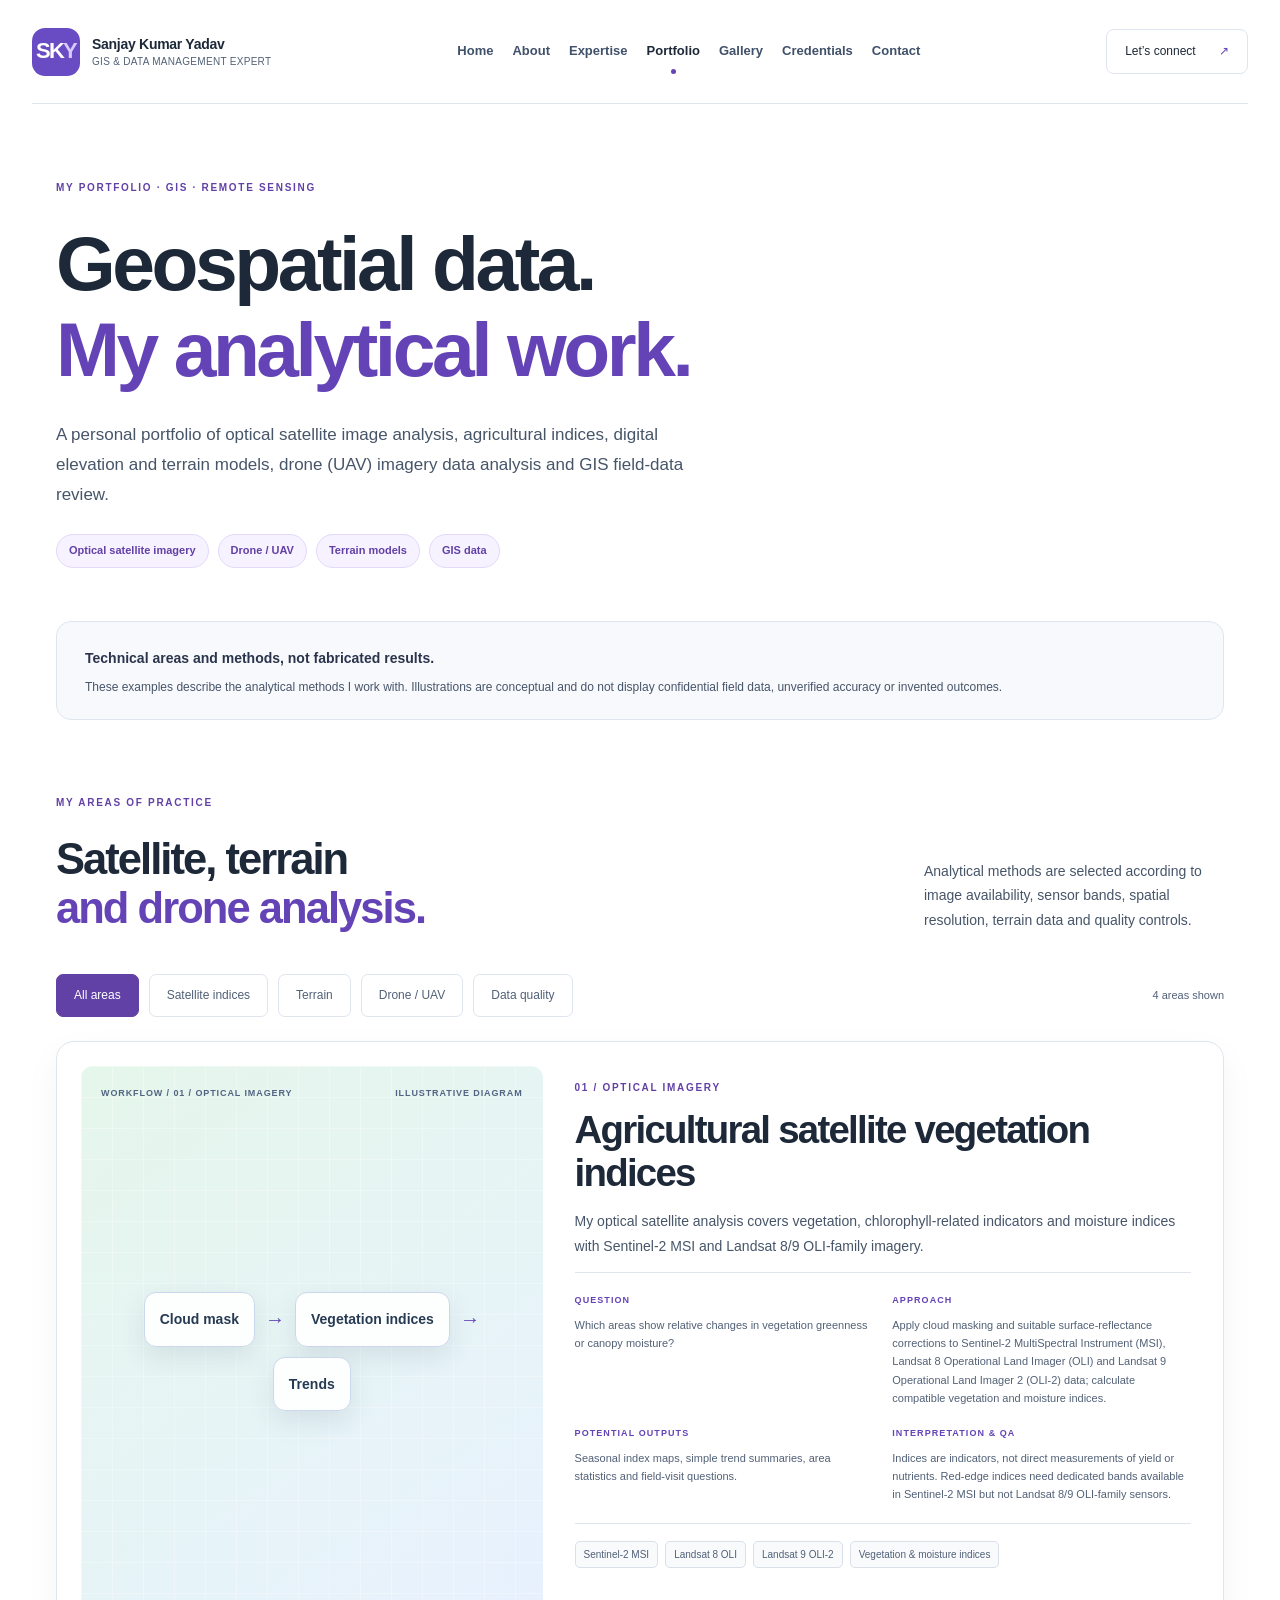
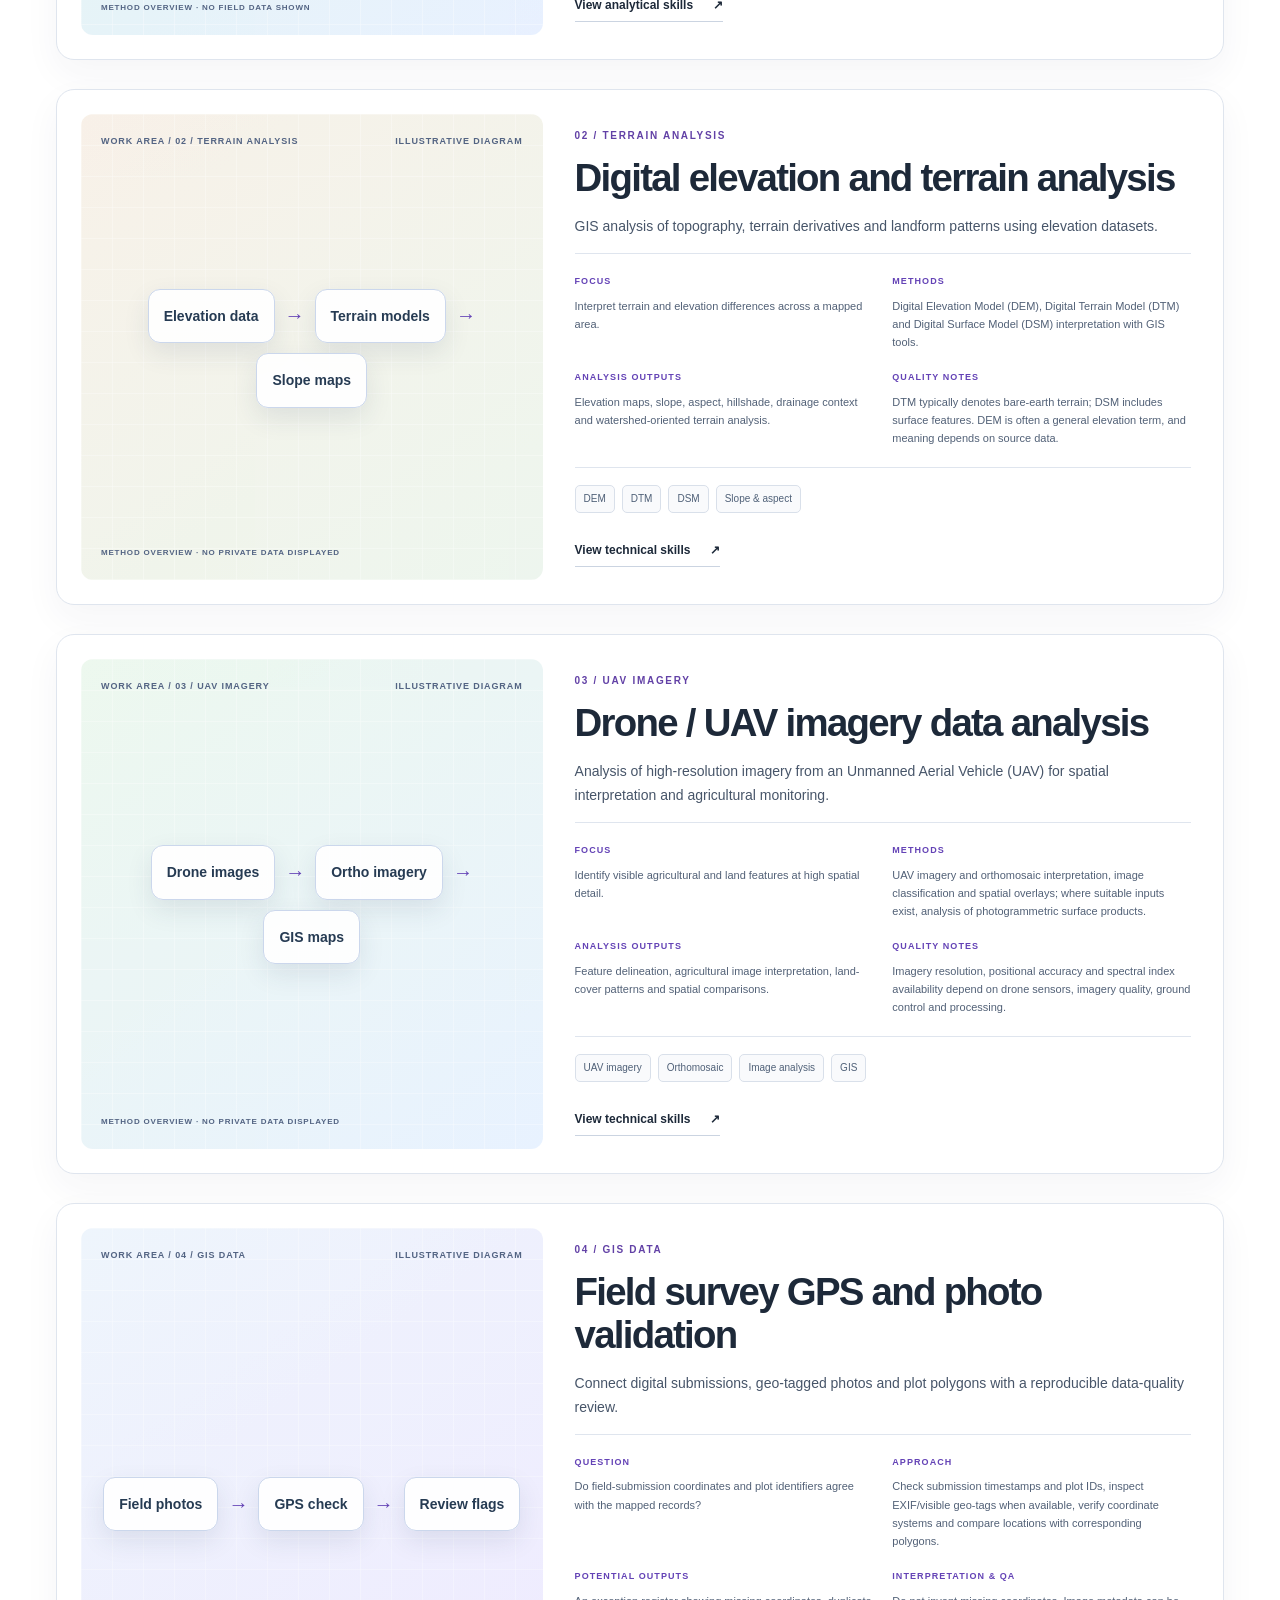
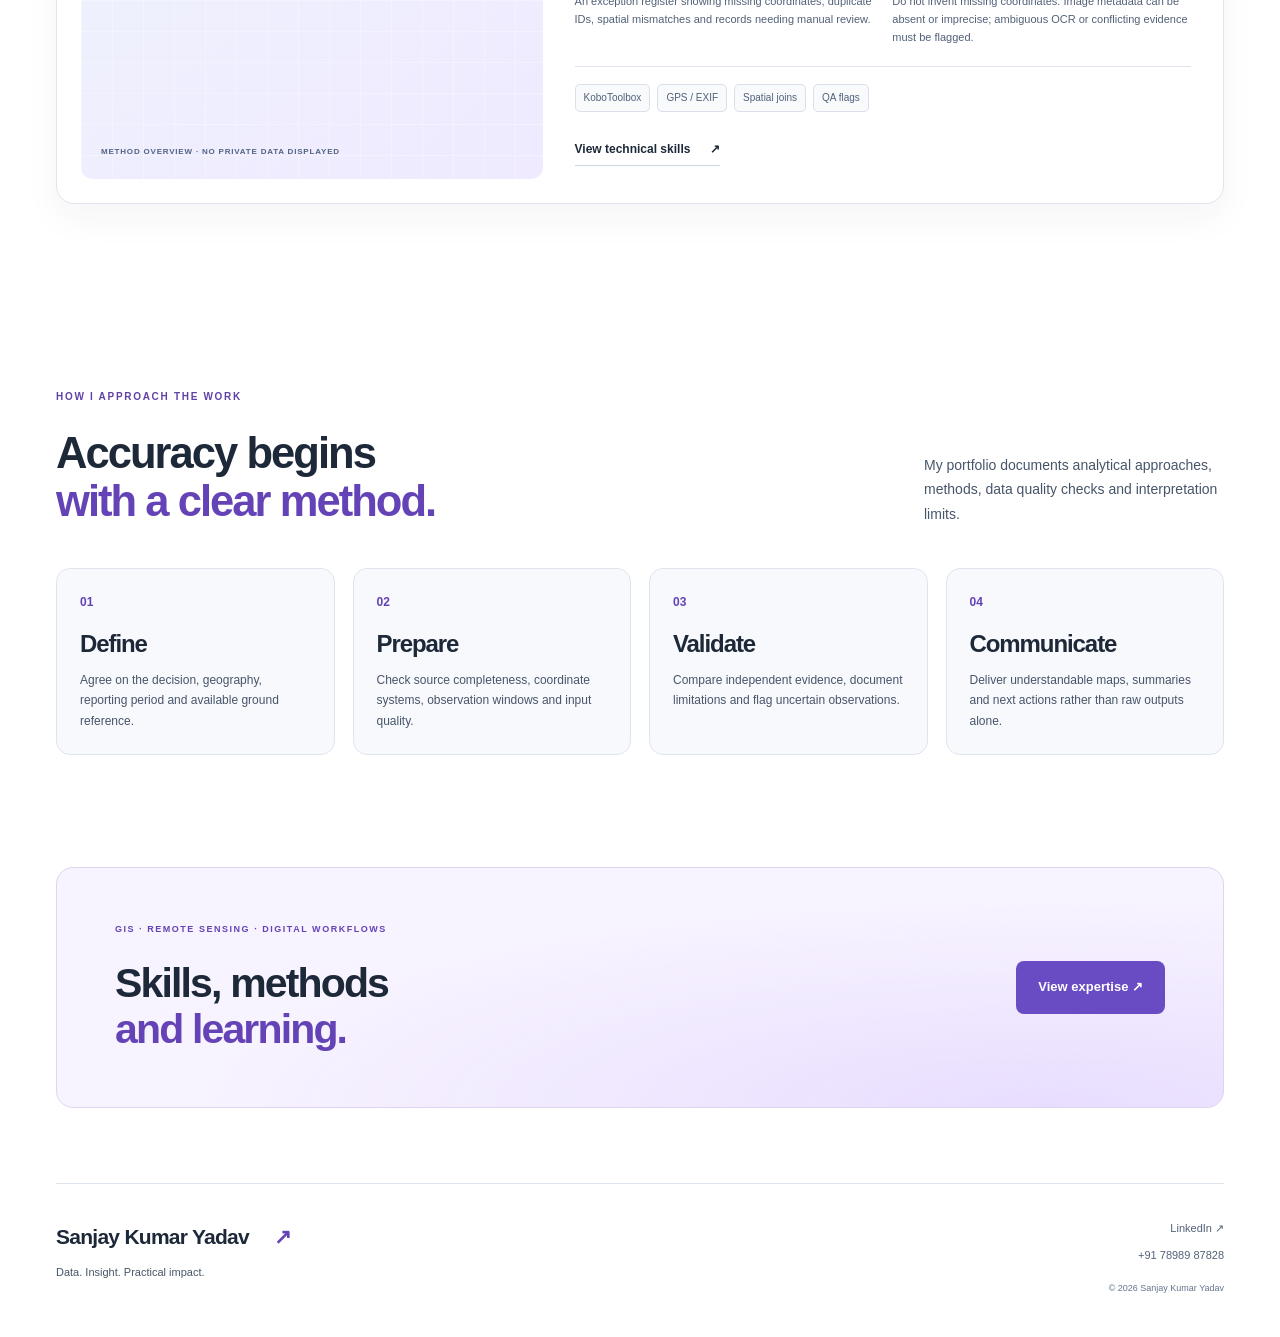
<file: docs/projects.html>
<!doctype html>
<html lang="en">
<head>
<meta charset="utf-8">
<meta name="viewport" content="width=device-width,initial-scale=1">
<meta name="theme-color" content="#ffffff">
<meta name="color-scheme" content="light">
<meta name="robots" content="index,follow,max-image-preview:large">
<title>Geospatial Portfolio | Sanjay Kumar Yadav</title>
<meta name="description" content="Personal portfolio covering optical satellite imagery, agricultural vegetation indices, terrain analysis, drone imagery data analysis and spatial data quality.">
<link rel="canonical" href="https://sanjayyadaw94-coder.github.io/sky.in/projects.html">
<meta property="og:site_name" content="Sanjay Kumar Yadav | GIS Portfolio">
<meta property="og:type" content="website">
<meta property="og:title" content="Geospatial Portfolio | Sanjay Kumar Yadav">
<meta property="og:description" content="Personal portfolio covering optical satellite imagery, agricultural vegetation indices, terrain analysis, drone imagery data analysis and spatial data quality.">
<meta property="og:url" content="https://sanjayyadaw94-coder.github.io/sky.in/projects.html">
<meta property="og:image" content="https://sanjayyadaw94-coder.github.io/sky.in/assets/portrait.png">
<meta property="og:image:alt" content="Sanjay Kumar Yadav">
<meta name="twitter:card" content="summary">
<meta name="twitter:title" content="Geospatial Portfolio | Sanjay Kumar Yadav">
<meta name="twitter:description" content="Personal portfolio covering optical satellite imagery, agricultural vegetation indices, terrain analysis, drone imagery data analysis and spatial data quality.">
<link rel="icon" href="assets/favicon.svg" type="image/svg+xml">
<link rel="stylesheet" href="assets/style.css">
<script src="assets/site.js" defer></script>
</head>
<body>
<a class="skip" href="#main">Skip to content</a>
<header class="header"><a class="brand" href="index.html" aria-label="Sanjay Kumar Yadav home"><span class="monogram">SK<span>Y</span></span><span>Sanjay Kumar Yadav<b>GIS &amp; DATA MANAGEMENT EXPERT</b></span></a><button type="button" class="menu-button" aria-expanded="false" aria-controls="navigation">Menu <span>☰</span></button><nav id="navigation" aria-label="Main navigation"><a href="index.html">Home</a><a href="about.html">About</a><a href="expertise.html">Expertise</a><a href="projects.html" aria-current="page">Portfolio</a><a href="gallery.html">Gallery</a><a href="credentials.html">Credentials</a><a href="contact.html">Contact</a></nav><a class="header-contact" href="contact.html">Let’s connect <span>↗</span></a></header>
<main id="main">
  <section class="page-heading wrap projects-heading">
    <p class="eyebrow">MY PORTFOLIO · GIS · REMOTE SENSING</p>
    <h1>Geospatial data.<br><em>My analytical work.</em></h1>
    <p class="lead">A personal portfolio of optical satellite image analysis, agricultural indices, digital elevation and terrain models, drone (UAV) imagery data analysis and GIS field-data review.</p>
    <div class="project-intro-pills"><span>Optical satellite imagery</span><span>Drone / UAV</span><span>Terrain models</span><span>GIS data</span></div>
  </section>
  <section class="wrap project-disclosure" aria-label="About these examples">
    <strong>Technical areas and methods, not fabricated results.</strong>
    <p>These examples describe the analytical methods I work with. Illustrations are conceptual and do not display confidential field data, unverified accuracy or invented outcomes.</p>
  </section>
  <section class="section wrap project-workflows" aria-labelledby="workflow-heading">
    <div class="section-head"><div><p class="eyebrow">MY AREAS OF PRACTICE</p><h2 id="workflow-heading">Satellite, terrain<br><em>and drone analysis.</em></h2></div><p>Analytical methods are selected according to image availability, sensor bands, spatial resolution, terrain data and quality controls.</p></div>
    <div class="filters" role="group" aria-label="Filter portfolio areas">
      <button type="button" data-filter="all" class="active" aria-pressed="true">All areas</button>
      <button type="button" data-filter="satellite" aria-pressed="false">Satellite indices</button><button type="button" data-filter="terrain" aria-pressed="false">Terrain</button><button type="button" data-filter="drone" aria-pressed="false">Drone / UAV</button>
      <button type="button" data-filter="data" aria-pressed="false">Data quality</button>
      <span class="filter-count" id="filter-status" data-noun="areas" role="status" aria-live="polite">4 areas shown</span>
    </div>
    <div class="project-case-list">
      

      
<article class="project-case reveal" id="crop-indices" data-category="satellite">
  <div class="project-case-visual is-optical">
    <div class="case-visual-header"><span>WORKFLOW / 01 / OPTICAL IMAGERY</span><span>ILLUSTRATIVE DIAGRAM</span></div>
    <div class="visual-steps" aria-hidden="true"><span>Cloud mask</span><b>→</b><span>Vegetation indices</span><b>→</b><span>Trends</span></div>
    <div class="case-visual-footer">METHOD OVERVIEW · NO FIELD DATA SHOWN</div>
  </div>
  <div class="project-case-copy">
    <p class="eyebrow">01 / OPTICAL IMAGERY</p>
    <h2>Agricultural satellite vegetation indices</h2>
    <p class="project-summary">My optical satellite analysis covers vegetation, chlorophyll-related indicators and moisture indices with Sentinel-2 MSI and Landsat 8/9 OLI-family imagery.</p>
    <dl class="project-detail-grid">
      <div><dt>Question</dt><dd>Which areas show relative changes in vegetation greenness or canopy moisture?</dd></div>
      <div><dt>Approach</dt><dd>Apply cloud masking and suitable surface-reflectance corrections to Sentinel-2 MultiSpectral Instrument (MSI), Landsat 8 Operational Land Imager (OLI) and Landsat 9 Operational Land Imager 2 (OLI-2) data; calculate compatible vegetation and moisture indices.</dd></div>
      <div><dt>Potential outputs</dt><dd>Seasonal index maps, simple trend summaries, area statistics and field-visit questions.</dd></div>
      <div><dt>Interpretation &amp; QA</dt><dd>Indices are indicators, not direct measurements of yield or nutrients. Red-edge indices need dedicated bands available in Sentinel-2 MSI but not Landsat 8/9 OLI-family sensors.</dd></div>
    </dl>
    <div class="tags"><span>Sentinel-2 MSI</span><span>Landsat 8 OLI</span><span>Landsat 9 OLI-2</span><span>Vegetation &amp; moisture indices</span></div>
    <a class="text-link case-contact" href="expertise.html#agri-indices">View analytical skills <span aria-hidden="true">↗</span></a>
  </div>
</article>
      
<article class="project-case reveal" id="terrain-models" data-category="terrain">
<div class="project-case-visual is-terrain">
<div class="case-visual-header"><span>WORK AREA / 02 / TERRAIN ANALYSIS</span><span>ILLUSTRATIVE DIAGRAM</span></div>
<div class="visual-steps" aria-hidden="true"><span>Elevation data</span><b>→</b><span>Terrain models</span><b>→</b><span>Slope maps</span></div><div class="case-visual-footer">METHOD OVERVIEW · NO PRIVATE DATA DISPLAYED</div></div>
<div class="project-case-copy"><p class="eyebrow">02 / TERRAIN ANALYSIS</p><h2>Digital elevation and terrain analysis</h2><p class="project-summary">GIS analysis of topography, terrain derivatives and landform patterns using elevation datasets.</p>
<dl class="project-detail-grid"><div><dt>Focus</dt><dd>Interpret terrain and elevation differences across a mapped area.</dd></div><div><dt>Methods</dt><dd>Digital Elevation Model (DEM), Digital Terrain Model (DTM) and Digital Surface Model (DSM) interpretation with GIS tools.</dd></div><div><dt>Analysis outputs</dt><dd>Elevation maps, slope, aspect, hillshade, drainage context and watershed-oriented terrain analysis.</dd></div><div><dt>Quality notes</dt><dd>DTM typically denotes bare-earth terrain; DSM includes surface features. DEM is often a general elevation term, and meaning depends on source data.</dd></div></dl>
<div class="tags"><span>DEM</span><span>DTM</span><span>DSM</span><span>Slope &amp; aspect</span></div>
<a class="text-link case-contact" href="expertise.html#sensors-terrain">View technical skills <span aria-hidden="true">↗</span></a></div></article>
<article class="project-case reveal" id="drone-imagery" data-category="drone">
<div class="project-case-visual is-drone">
<div class="case-visual-header"><span>WORK AREA / 03 / UAV IMAGERY</span><span>ILLUSTRATIVE DIAGRAM</span></div>
<div class="visual-steps" aria-hidden="true"><span>Drone images</span><b>→</b><span>Ortho imagery</span><b>→</b><span>GIS maps</span></div><div class="case-visual-footer">METHOD OVERVIEW · NO PRIVATE DATA DISPLAYED</div></div>
<div class="project-case-copy"><p class="eyebrow">03 / UAV IMAGERY</p><h2>Drone / UAV imagery data analysis</h2><p class="project-summary">Analysis of high-resolution imagery from an Unmanned Aerial Vehicle (UAV) for spatial interpretation and agricultural monitoring.</p>
<dl class="project-detail-grid"><div><dt>Focus</dt><dd>Identify visible agricultural and land features at high spatial detail.</dd></div><div><dt>Methods</dt><dd>UAV imagery and orthomosaic interpretation, image classification and spatial overlays; where suitable inputs exist, analysis of photogrammetric surface products.</dd></div><div><dt>Analysis outputs</dt><dd>Feature delineation, agricultural image interpretation, land-cover patterns and spatial comparisons.</dd></div><div><dt>Quality notes</dt><dd>Imagery resolution, positional accuracy and spectral index availability depend on drone sensors, imagery quality, ground control and processing.</dd></div></dl>
<div class="tags"><span>UAV imagery</span><span>Orthomosaic</span><span>Image analysis</span><span>GIS</span></div>
<a class="text-link case-contact" href="expertise.html#sensors-terrain">View technical skills <span aria-hidden="true">↗</span></a></div></article>
<article class="project-case reveal" id="field-qa" data-category="data">
  <div class="project-case-visual is-qa"><div class="case-visual-header"><span>WORK AREA / 04 / GIS DATA</span><span>ILLUSTRATIVE DIAGRAM</span></div><div class="visual-steps" aria-hidden="true"><span>Field photos</span><b>→</b><span>GPS check</span><b>→</b><span>Review flags</span></div><div class="case-visual-footer">METHOD OVERVIEW · NO PRIVATE DATA DISPLAYED</div></div><div class="project-case-copy"><p class="eyebrow">04 / GIS DATA</p>
    <h2>Field survey GPS and photo validation</h2>
    <p class="project-summary">Connect digital submissions, geo-tagged photos and plot polygons with a reproducible data-quality review.</p>
    <dl class="project-detail-grid">
      <div><dt>Question</dt><dd>Do field-submission coordinates and plot identifiers agree with the mapped records?</dd></div>
      <div><dt>Approach</dt><dd>Check submission timestamps and plot IDs, inspect EXIF/visible geo-tags when available, verify coordinate systems and compare locations with corresponding polygons.</dd></div>
      <div><dt>Potential outputs</dt><dd>An exception register showing missing coordinates, duplicate IDs, spatial mismatches and records needing manual review.</dd></div>
      <div><dt>Interpretation &amp; QA</dt><dd>Do not invent missing coordinates. Image metadata can be absent or imprecise; ambiguous OCR or conflicting evidence must be flagged.</dd></div>
    </dl>
    <div class="tags"><span>KoboToolbox</span><span>GPS / EXIF</span><span>Spatial joins</span><span>QA flags</span></div>
    <a class="text-link case-contact" href="expertise.html#service-01">View technical skills <span aria-hidden="true">↗</span></a>
  </div>
</article>
    </div>
  </section>
  <section class="section wrap project-method" aria-labelledby="method-heading">
    <div class="section-head"><div><p class="eyebrow">HOW I APPROACH THE WORK</p><h2 id="method-heading">Accuracy begins<br><em>with a clear method.</em></h2></div><p>My portfolio documents analytical approaches, methods, data quality checks and interpretation limits.</p></div>
    <div class="method-grid">
      <div><span>01</span><h3>Define</h3><p>Agree on the decision, geography, reporting period and available ground reference.</p></div>
      <div><span>02</span><h3>Prepare</h3><p>Check source completeness, coordinate systems, observation windows and input quality.</p></div>
      <div><span>03</span><h3>Validate</h3><p>Compare independent evidence, document limitations and flag uncertain observations.</p></div>
      <div><span>04</span><h3>Communicate</h3><p>Deliver understandable maps, summaries and next actions rather than raw outputs alone.</p></div>
    </div>
  </section>
  <section class="cta wrap reveal"><div><p class="eyebrow">GIS · REMOTE SENSING · DIGITAL WORKFLOWS</p><h2>Skills, methods<br><em>and learning.</em></h2></div><a class="button light" href="expertise.html">View expertise ↗</a></section>
</main>
<footer class="wrap footer"><div><a class="footer-name" href="index.html">Sanjay Kumar Yadav<span>↗</span></a><p>Data. Insight. Practical impact.</p></div><div><a href="https://www.linkedin.com/in/sanjay-yadav94" target="_blank" rel="noopener noreferrer">LinkedIn ↗</a><a href="tel:+917898987828">+91 78989 87828</a><small>© 2026 Sanjay Kumar Yadav</small></div></footer>
</body>
</html>
</file>
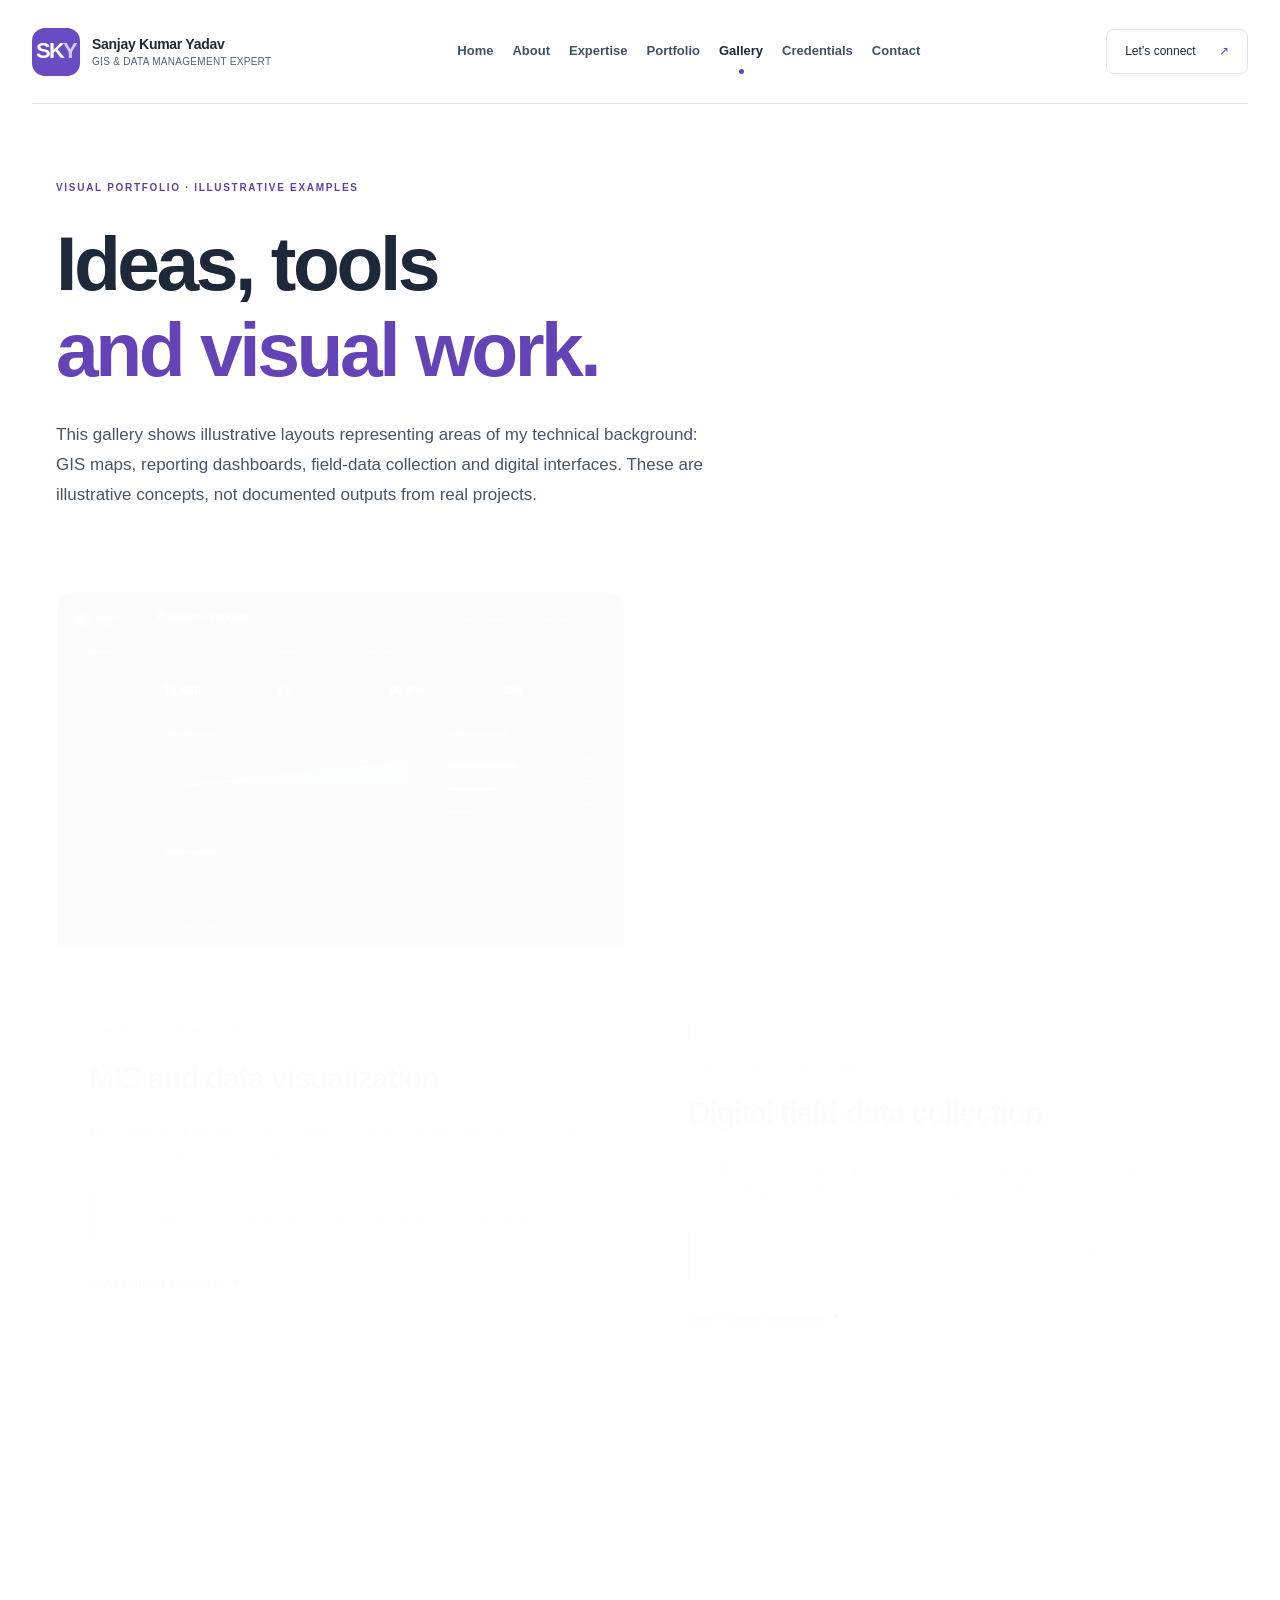
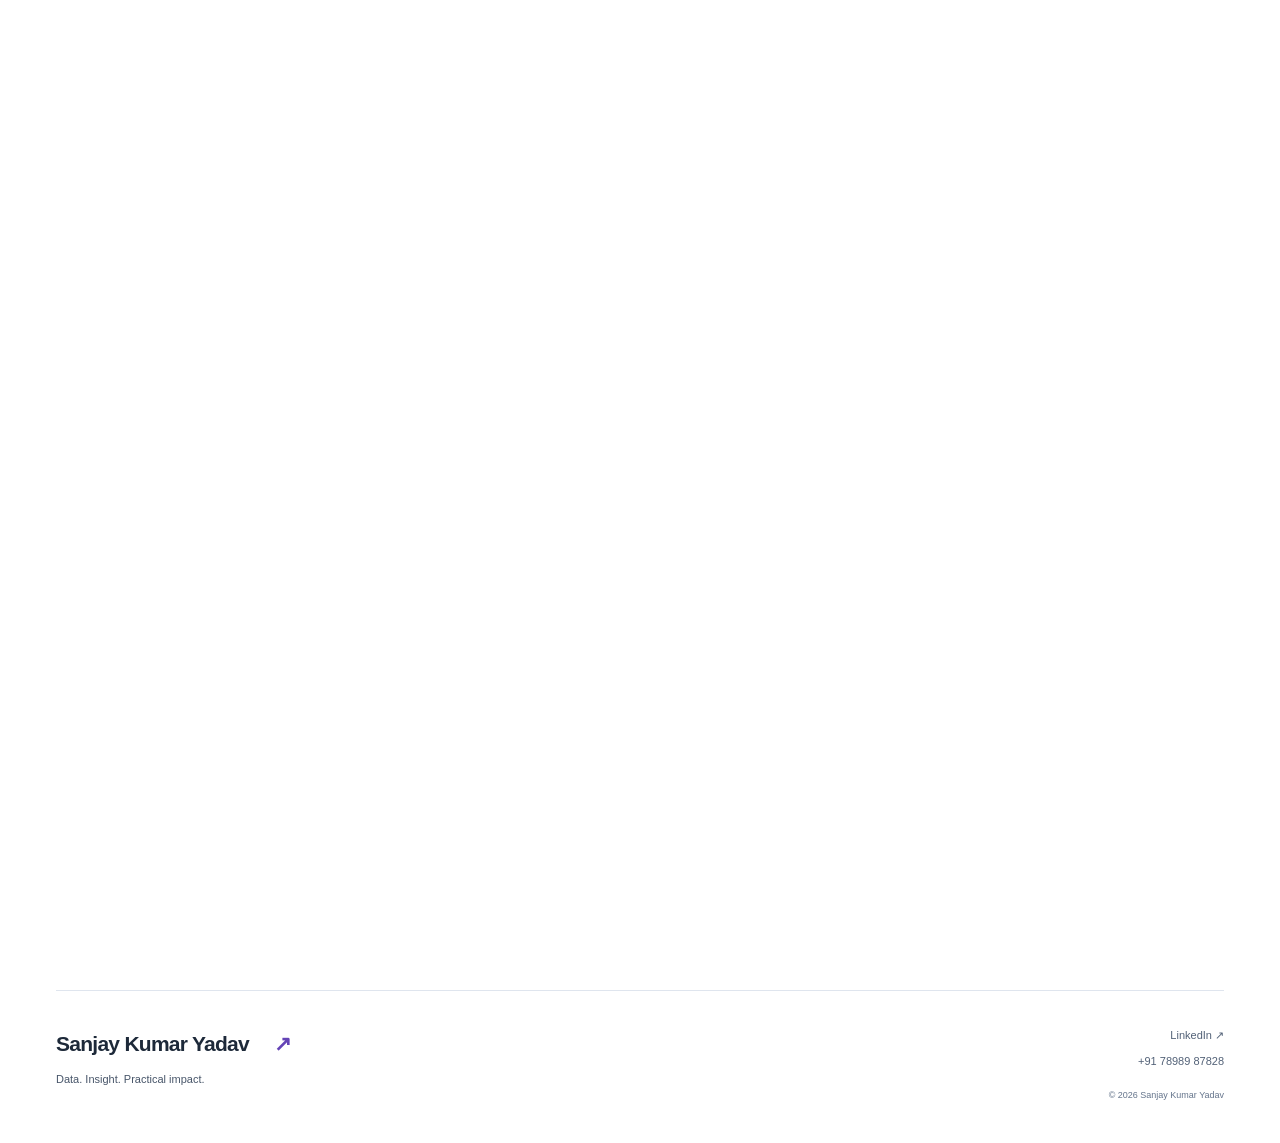
<file: docs/solutions.html>
<!doctype html>
<html lang="en">
<head>
<meta charset="utf-8">
<meta name="viewport" content="width=device-width,initial-scale=1">
<meta name="robots" content="noindex,follow">
<meta name="theme-color" content="#ffffff">
<link rel="canonical" href="https://sanjayyadaw94-coder.github.io/sky.in/gallery.html">
<meta http-equiv="refresh" content="0; url=gallery.html">
<title>Portfolio Gallery | Sanjay Kumar Yadav</title>
<link rel="stylesheet" href="assets/style.css">
</head>
<body><main class="wrap page-heading"><h1>Portfolio Gallery</h1><p>The gallery has moved to its new portfolio page.</p><a class="button" href="gallery.html">Open Portfolio Gallery ↗</a></main></body>
</html>
</file>
<file: docs/assets/style.css>
:root{--bg:#ffffff;--panel:#ffffff;--panel2:#f7f9fc;--ink:#1d2939;--muted:#526177;--line:#dfe5ee;--accent:#6443b6;--violet:#694bc3;--cyan:#0b8190;--sans:'Segoe UI',Arial,sans-serif}*{box-sizing:border-box}
html{scroll-behavior:smooth;scroll-padding-top:100px}
body{margin:0;background:var(--bg);color:var(--ink);font-family:var(--sans);font-size:16px;line-height:1.75}
a{color:inherit;text-decoration:none}
button{font:inherit}
img{display:block;max-width:100%;height:auto}
p,h1,h2,h3{margin-top:0}
p{color:var(--muted)}
h1,h2,h3{line-height:1.12;letter-spacing:-.045em}
h1{font-size:clamp(56px,5.7vw,86px);font-weight:650;margin-bottom:28px}
h2{font-size:clamp(32px,3.4vw,49px);font-weight:600;margin-bottom:24px}
h3{font-size:27px;font-weight:600}
em{font-style:normal;color:var(--accent)}
a:focus-visible,button:focus-visible{outline:3px solid var(--cyan);outline-offset:6px}
.wrap{width:min(1240px,calc(100% - 112px));margin-inline:auto}
.header{width:min(1360px,calc(100% - 64px));margin:auto;min-height:104px;display:flex;align-items:center;justify-content:space-between;gap:28px;border-bottom:1px solid var(--line);position:relative;z-index:10}
.brand{display:flex;align-items:center;gap:12px;white-space:nowrap}
.monogram{display:flex;align-items:center;justify-content:center;background:var(--violet);border-radius:13px;font-size:22px;font-weight:750;letter-spacing:-.08em;width:48px;height:48px;color:#fff}
.monogram span{color:#d7cbff}
.brand>span:last-child{font-size:14px;font-weight:600;line-height:1.5;letter-spacing:-.02em}
.brand b{display:block;color:var(--muted);font-size:10px;font-weight:400;letter-spacing:.03em}
.header nav{display:flex;gap:27px;font-size:13px;color:#aeb6c5}
.header nav a{padding:9px 0;position:relative}
.header nav a:hover,.header nav a[aria-current]{color:white}
.header nav a[aria-current]:after{content:'';position:absolute;width:5px;height:5px;background:var(--accent);border-radius:50%;bottom:-2px;left:calc(50% - 2px)}
.header-contact{background:#212334;border:1px solid #3a354f;border-radius:8px;padding:11px 18px;font-size:12px;white-space:nowrap}
.header-contact span{color:var(--accent);margin-left:20px}
.menu-button{display:none}
.hero{display:grid;grid-template-columns:1.2fr 1fr;align-items:center;gap:70px;padding-block:88px 96px;min-height:730px}
.eyebrow{font-size:10px;font-weight:650;letter-spacing:.17em;text-transform:uppercase;color:var(--accent);margin-bottom:24px;line-height:1.7}
.hero .eyebrow{font-size:9px;letter-spacing:.13em}
.status-dot{width:6px;height:6px;background:var(--cyan);border-radius:50%;display:inline-block;margin-right:10px;box-shadow:0 0 0 5px #83dfe412}
.hero-hello{font-size:21px;letter-spacing:-.02em;color:#cdd2df;margin-bottom:15px}
.hero h1{font-size:clamp(56px,5.7vw,83px);letter-spacing:-.06em}
.hero h1 em{background:linear-gradient(90deg,#b8a2ff,#83dfe4);background-clip:text;-webkit-background-clip:text;color:transparent}
.intro{font-size:16px;line-height:1.85;max-width:460px}
.actions{display:flex;align-items:center;gap:30px;flex-wrap:wrap;margin-top:35px}
.button{display:inline-flex;align-items:center;justify-content:center;gap:30px;border-radius:8px;background:var(--violet);color:white;padding:15px 22px;font-size:13px;font-weight:600;box-shadow:0 7px 28px #7147e023;transition:transform .2s,background .2s}
.button:hover{transform:translateY(-3px);background:#9c7af5}
.text-link{display:inline-flex;gap:20px;align-items:center;font-size:13px;font-weight:600;color:var(--ink);border-bottom:1px solid #424b60;padding-bottom:5px}
.text-link:hover{color:var(--accent)}
.hero-signature{display:flex;align-items:center;gap:13px;margin-top:42px;font-size:11px;color:#939fb5;line-height:1.6}
.hero-signature b{font-weight:500;color:#c0c9da}
.signature-mark{font-size:31px;color:var(--cyan);line-height:1}
.hero-art{position:relative;padding:10px 6px 18px}
.portrait-stage{position:relative;background:#a38bdb;border-radius:160px 160px 24px 24px;isolation:isolate;aspect-ratio:.84;max-height:500px;border:1px solid #c2a9f6;overflow:hidden}
.portrait-stage>img{position:absolute;width:100%;height:92%;object-fit:cover;object-position:center top;bottom:0;z-index:1;mix-blend-mode:normal;border-radius:125px 125px 0 0}
.portrait-stage:after{content:'';position:absolute;bottom:0;left:0;right:0;height:48%;background:linear-gradient(transparent,#17112ad9);z-index:2}
.portrait-grid{position:absolute;inset:0;background-image:linear-gradient(#fff2 1px,transparent 1px),linear-gradient(90deg,#fff2 1px,transparent 1px);background-size:35px 35px}
.portrait-corner{position:absolute;top:17px;left:36%;font-size:8px;letter-spacing:.2em;color:#362650;z-index:3}
.portrait-name{position:absolute;z-index:3;bottom:22px;left:26px;color:white;font-size:21px;font-weight:600;line-height:1.6;letter-spacing:-.025em}
.portrait-name span{display:block;font-size:10px;font-weight:400;letter-spacing:.04em;color:#ddd4f1}
.floating-label{position:absolute;z-index:4;display:flex;align-items:center;gap:11px;padding:13px 17px;background:#171d2bee;border:1px solid #3b4358;border-radius:11px;box-shadow:0 14px 35px #0004;backdrop-filter:blur(12px);font-size:12px;line-height:1.45;animation:float 6s ease-in-out infinite}
.floating-label b{display:block;font-size:9px;font-weight:400;color:#a7b1c5;margin-top:3px}
.label-analysis{left:-43px;top:100px}
.label-gis{right:-23px;bottom:64px;animation-delay:-3s}
.badge-icon{width:35px;height:35px;border-radius:9px;background:#ac94ff1c;color:var(--accent);display:grid;place-items:center;font-size:23px}
.label-gis .badge-icon{color:var(--cyan);background:#83dfe417}
.float-star{position:absolute;right:-32px;top:4px;font-size:65px;line-height:1;color:var(--cyan);z-index:5;animation:rotate 30s linear infinite}
.tools-strip{background:#111623;border-block:1px solid var(--line);padding-block:25px}
.tools-strip .wrap{display:flex;gap:28px;justify-content:space-between;align-items:center}
.tools-strip span{font-size:9px;letter-spacing:.15em;color:#818fa9}
.tools-strip strong{font-size:21px;letter-spacing:-.04em;font-weight:550;color:#c0cada}
.section{padding-block:92px}
.section-head{display:flex;justify-content:space-between;align-items:flex-end;gap:50px;margin-bottom:42px}
.section-head h2{margin-bottom:0}
.section-head>p{max-width:300px;font-size:14px;margin:0}
.service-grid{display:grid;grid-template-columns:repeat(4,1fr);gap:18px}
.service-card{padding:27px 23px;background:linear-gradient(135deg,#181e2d,#121824);border:1px solid var(--line);border-radius:14px;position:relative;display:flex;flex-direction:column;transition:transform .3s,border-color .3s;min-height:330px}
.service-card:hover{transform:translateY(-7px);border-color:#7c62ba}
.card-top{display:flex;justify-content:space-between;align-items:center;margin-bottom:27px}
.card-top>span:last-child{color:#77839d;font-size:20px}
.service-icon{width:44px;height:44px;display:grid;place-items:center;background:#a68aff16;color:var(--accent);border:1px solid #a68aff23;border-radius:12px;font-size:27px}
.service-card:nth-child(2n) .service-icon{color:var(--cyan);background:#83dfe412;border-color:#83dfe422}
.service-number{font-size:8px;color:#6e7c96;letter-spacing:.12em;margin-bottom:12px}
.service-card h3{font-size:23px;line-height:1.2;letter-spacing:-.03em;margin-bottom:14px}
.service-card p{font-size:12px;flex:1}
.tags{display:flex;flex-wrap:wrap;gap:7px}
.tags span{font-size:9px;border:1px solid #303a4d;padding:4px 8px;border-radius:5px;color:#a8b4cb}
.about-band{background:#141a28;border:1px solid var(--line);border-radius:18px;display:grid;grid-template-columns:320px 1fr;gap:70px;padding:36px;align-items:center;position:relative}
.about-band>img{width:100%;height:355px;object-fit:cover;object-position:50% 15%;border-radius:13px;background:#fff}
.about-band h2{font-size:43px;max-width:600px}
.about-band p{font-size:14px;max-width:560px}
.about-band .eyebrow{font-size:9px}
.vertical-word{display:none}
.credential-mini{display:grid;grid-template-columns:repeat(3,1fr);gap:24px}
.mini-credential{background:var(--panel);border:1px solid var(--line);border-radius:13px;overflow:hidden;transition:transform .25s}
.mini-credential:hover{transform:translateY(-5px)}
.mini-credential>img{width:100%;height:205px;object-fit:contain;background:#e9eaf0;padding:12px}
.mini-credential>div{padding:25px}
.mini-credential .eyebrow{font-size:9px;margin-bottom:13px}
.mini-credential h3{font-size:24px;min-height:60px;line-height:1.3}
.mini-credential span{font-size:11px;color:#9aa9c0;display:flex;justify-content:space-between}
.mini-credential span b{color:var(--accent);font-size:20px;font-weight:400}
.cta{background:radial-gradient(ellipse at 85% 100%,#3f2d65,transparent 60%),#1e2035;border:1px solid #3a3658;padding:54px 58px;display:flex;align-items:center;justify-content:space-between;gap:35px;border-radius:17px;margin-block:20px 75px;position:relative}
.cta .eyebrow{font-size:9px;color:#c3b2ff}
.cta h2{font-size:41px;margin:0}
.cta h2 em{color:#b6a1ff}
.button.light{background:#ece7ff;color:#29203c;box-shadow:none}
.button.light:hover{background:#d5c9ff}
.footer{border-top:1px solid var(--line);padding-block:35px 40px;display:flex;justify-content:space-between;gap:30px}
.footer-name{font-size:21px;font-weight:600;letter-spacing:-.035em}
.footer-name span{margin-left:25px;color:var(--accent)}
.footer p{font-size:11px;margin-top:7px}
.footer>div:last-child{display:flex;flex-direction:column;align-items:flex-end;gap:7px;font-size:11px;color:#b2bed4}
.footer small{font-size:9px;color:#738199;margin-top:9px}
.page-heading{padding-block:75px 48px;position:relative}
.page-heading h1{font-size:clamp(52px,6vw,85px);max-width:1000px}
.lead{max-width:670px;font-size:17px}
.about-detail{display:grid;grid-template-columns:360px 1fr;gap:75px;align-items:center;padding-block:15px 40px}
.portrait{aspect-ratio:4/4.8;object-fit:cover;object-position:50% 0;border-radius:20px;background:#fff;border:1px solid #706593}
.about-detail p{font-size:15px}
.about-detail .button{margin-top:14px}
.three-grid{display:grid;grid-template-columns:repeat(3,1fr);gap:22px;margin-top:35px}
.plain-card{background:var(--panel);border:1px solid var(--line);border-radius:14px;padding:30px}
.plain-card h3{font-size:27px}
.plain-card p{font-size:13px}
.plain-card .eyebrow{font-size:9px}
.expertise-list{display:grid;grid-template-columns:1fr 1fr;gap:24px;padding-bottom:10px}
.expertise-row{background:var(--panel);border:1px solid var(--line);border-radius:16px;padding:35px;display:grid;grid-template-columns:45px 1fr;gap:20px;position:relative;scroll-margin-top:30px}
.number{color:var(--accent);font-size:21px;font-weight:600}
.expertise-row h2{font-size:30px;margin-bottom:20px}
.expertise-row p{font-size:14px}
.expertise-row .tags span{font-size:10px}
.row-arrow{display:none}
.skill-cloud{display:flex;flex-wrap:wrap;gap:11px;margin-top:30px}
.skill-cloud span{background:var(--panel);border:1px solid var(--line);border-radius:8px;padding:11px 18px;font-size:12px;color:#c5cfe1}
.solution-list{display:grid;grid-template-columns:1fr 1fr;gap:30px;padding-bottom:60px}
.solution-card{border:1px solid var(--line);border-radius:16px;overflow:hidden;background:var(--panel)}
.solution-visual{background:#e4e8ee;position:relative;padding:15px 15px 20px}
.solution-visual>img{width:100%;max-height:280px;object-fit:contain}
.solution-visual>span{display:block;color:#5c6371;font-size:8px;letter-spacing:.15em;padding-left:15px}
.solution-copy{padding:32px}
.solution-copy h2{font-size:31px}
.solution-copy .eyebrow{font-size:9px}
.solution-copy p{font-size:14px}
.workflow{font-size:11px!important;background:#202738;border-left:2px solid var(--accent);padding:15px;border-radius:0 7px 7px 0;margin-block:25px}
.verification-note{border:1px solid #3a3555;border-left:3px solid var(--accent);border-radius:8px;background:#191a2b;padding:18px 23px;font-size:12px;color:#aeb7ca}
.verification-note strong{color:#e5ddff}
.filters{display:flex;gap:10px;flex-wrap:wrap;margin-block:30px}
.filters button{background:var(--panel);border:1px solid var(--line);border-radius:7px;padding:10px 17px;color:#acb8cf;font-size:12px;cursor:pointer}
.filters button.active{background:#9a79f2;color:white;border-color:#9a79f2}
.credentials-grid{display:grid;grid-template-columns:repeat(3,1fr);gap:23px;padding-bottom:60px}
.credential-card{display:flex;flex-direction:column;overflow:hidden;background:var(--panel);border:1px solid var(--line);border-radius:13px;padding:0 25px 25px}
.credential-card[hidden]{display:none}
.certificate-preview{display:block;margin:0 -25px 22px;background:#e9eaf0;border-bottom:1px solid var(--line);padding:14px}
.certificate-preview img{width:100%;height:190px;object-fit:contain}
.credential-card .eyebrow{font-size:9px;margin-bottom:13px}
.credential-card h2{font-size:23px;letter-spacing:-.02em;line-height:1.3;margin-bottom:16px}
.credential-card>p:not(.eyebrow){font-size:11px}
.credential-meta{display:flex;justify-content:space-between;gap:13px;border-top:1px solid var(--line);padding-top:14px;margin-top:auto;color:#b7c2d6;font-size:10px}
.credential-id{font-size:9px!important;overflow-wrap:anywhere;margin:13px 0 0}
.credential-card .text-link{align-self:flex-start;font-size:11px;margin-top:20px}
.diploma-preview{height:219px;margin:0 -25px 22px;display:flex;flex-direction:column;align-items:center;justify-content:center;gap:15px;background:radial-gradient(ellipse,#39305b,#1a1e30);font-size:9px;letter-spacing:.15em;color:#b5a0f3}
.diploma-preview span{font-size:60px;line-height:1}
.contact-grid{display:grid;grid-template-columns:1fr 1fr;gap:35px;padding-bottom:80px}
.contact-card{background:var(--panel);border:1px solid var(--line);border-radius:12px;padding:25px 30px;margin-bottom:15px;display:flex;flex-direction:column;transition:border-color .25s,transform .25s}
.contact-card:hover{border-color:var(--violet);transform:translateX(4px)}
.contact-card .eyebrow{font-size:9px;margin-bottom:12px}
.contact-card strong{font-size:27px;font-weight:550;letter-spacing:-.035em;line-height:1.35}
.contact-card>span:last-child{font-size:11px;color:#8f9db6;margin-top:10px}
.contact-panel{border:1px solid #43395f;background:radial-gradient(ellipse at 100% 0,#35264e,transparent 70%),#1a1d2d;padding:40px;border-radius:16px}
.contact-panel h2{font-size:40px}
.contact-panel p,.contact-panel ol{font-size:13px;color:#b8bfd3}
.contact-panel .eyebrow{font-size:9px;color:var(--accent)}
.contact-panel ol{padding-left:20px;line-height:2.2;margin-block:25px}
.privacy-note{font-size:10px!important;margin-top:25px}
.skip{position:fixed;top:-100px;left:10px;padding:12px;background:var(--violet);color:white;z-index:100}
.skip:focus{top:10px}
.sr-only{position:absolute;width:1px;height:1px;padding:0;margin:-1px;overflow:hidden;clip:rect(0,0,0,0);white-space:nowrap;border:0}
.reveal{transition:opacity .6s,transform .6s}
.awaiting{opacity:0;transform:translateY(18px)}
@keyframes float{0%,100%{transform:translateY(0)}50%{transform:translateY(-9px)}}
@keyframes rotate{to{transform:rotate(360deg)}}
@media(max-width:1150px){.wrap{width:calc(100% - 70px)}
.header{width:calc(100% - 50px)}
.header nav{gap:18px}
.header-contact{display:none}
.hero{gap:50px;padding-block:65px}
.hero h1{font-size:65px}
.hero .eyebrow{font-size:8px}
.hero-art{max-width:420px}
.service-grid{grid-template-columns:repeat(2,1fr)}
.service-card{min-height:300px}
.service-card h3{font-size:27px}
.about-band{grid-template-columns:260px 1fr;gap:38px}
.about-band h2{font-size:35px}
.credentials-grid{grid-template-columns:repeat(2,1fr)}
.tools-strip strong{font-size:18px}
.label-analysis{left:-23px}
.label-gis{right:-10px}
.float-star{right:-15px}
.expertise-row{padding:27px;grid-template-columns:30px 1fr;gap:12px}
.expertise-row h2{font-size:28px}}
@media(max-width:760px){.wrap{width:calc(100% - 40px)}
.header{width:calc(100% - 40px);min-height:83px;gap:15px}
.brand>span:last-child{font-size:12px}
.brand b{font-size:8px}
.monogram{width:40px;height:40px;font-size:20px;border-radius:10px}
.menu-button{display:block;background:var(--panel);color:#cdd5e4;border:1px solid #343e53;border-radius:7px;font-size:11px;padding:8px 12px}
.menu-button span{margin-left:7px}
.header nav{display:none;position:absolute;top:calc(100% + 1px);left:-20px;right:-20px;padding:20px 25px;background:#151b29;border-bottom:1px solid #3d4155;box-shadow:0 20px 30px #0005;flex-direction:column;gap:12px}
.header nav.open{display:flex}
.header nav a{align-self:flex-start}
.hero{grid-template-columns:1fr;gap:40px;padding-block:45px 55px;min-height:0}
.hero .eyebrow{font-size:8px;letter-spacing:.1em;margin-bottom:25px}
.hero-hello{font-size:20px}
.hero h1{font-size:clamp(49px,10.4vw,70px);letter-spacing:-.055em;margin-bottom:25px}
.intro{font-size:15px;max-width:100%}
.actions{gap:25px;margin-top:28px}
.button{font-size:12px;padding:14px 20px;gap:25px}
.hero-signature{margin-top:28px;font-size:10px}
.hero-art{width:calc(100% - 40px);max-width:390px;margin-inline:auto;padding-top:10px}
.portrait-stage{aspect-ratio:.87;border-radius:140px 140px 18px 18px}
.portrait-stage>img{height:91%}
.portrait-name{font-size:18px;bottom:20px;left:22px}
.portrait-name span{font-size:9px}
.floating-label{padding:10px 12px;font-size:10px;gap:8px;border-radius:9px}
.floating-label b{font-size:8px}
.badge-icon{width:29px;height:29px;font-size:21px}
.label-analysis{left:-24px;top:70px}
.label-gis{right:-24px;bottom:58px}
.float-star{font-size:44px;right:-17px;top:10px}
.tools-strip .wrap{flex-wrap:wrap;justify-content:flex-start;gap:17px 27px}
.tools-strip span{width:100%;font-size:8px}
.tools-strip strong{font-size:18px}
.section{padding-block:60px}
.section-head{display:block;margin-bottom:30px}
.section-head>p,.section-head>a{margin-top:22px;max-width:100%}
.section-head>p{font-size:13px}
.service-grid{gap:13px}
.service-card{padding:21px 17px;min-height:295px;border-radius:12px}
.service-card h3{font-size:22px}
.card-top{margin-bottom:22px}
.service-icon{width:38px;height:38px;font-size:24px}
.service-number{font-size:7px}
.service-card p{font-size:11px}
.tags{gap:4px}
.tags span{font-size:8px;padding:3px 6px}
.about-band{grid-template-columns:1fr;gap:28px;padding:24px}
.about-band>img{height:340px;max-width:300px}
.about-band h2{font-size:33px}
.about-band p{font-size:13px}
.credential-mini{grid-template-columns:1fr;gap:22px}
.mini-credential>img{height:215px}
.mini-credential h3{min-height:0;font-size:25px}
.cta{display:block;padding:32px 26px;margin-block:10px 50px}
.cta h2{font-size:32px}
.cta .button{margin-top:28px}
.footer{display:block;padding-block:25px}
.footer>div:last-child{align-items:flex-start;margin-top:24px}
.page-heading{padding-block:48px 30px}
.page-heading h1{font-size:clamp(46px,10.3vw,68px)}
.lead{font-size:15px}
.about-detail{grid-template-columns:1fr;gap:30px;padding-top:5px}
.portrait{max-width:350px}
.about-detail p{font-size:14px}
.three-grid{grid-template-columns:1fr}
.expertise-list{grid-template-columns:1fr;gap:18px}
.expertise-row{padding:27px 22px;grid-template-columns:28px 1fr}
.expertise-row h2{font-size:28px}
.expertise-row p{font-size:13px}
.skill-cloud{gap:8px}
.skill-cloud span{font-size:10px;padding:8px 12px}
.solution-list{grid-template-columns:1fr;gap:25px}
.solution-copy{padding:25px}
.solution-copy h2{font-size:29px}
.solution-copy p{font-size:13px}
.credentials-grid{grid-template-columns:1fr}
.certificate-preview img{height:205px}
.credential-card h2{font-size:24px}
.verification-note{font-size:11px;padding:18px}
.filters{gap:7px}
.filters button{font-size:10px;padding:9px 12px}
.contact-grid{grid-template-columns:1fr;gap:22px;padding-bottom:45px}
.contact-card{padding:25px}
.contact-card strong{font-size:25px}
.contact-panel{padding:30px 25px}
.contact-panel h2{font-size:34px}}
@media(max-width:370px){.service-grid{grid-template-columns:1fr}
.hero h1{font-size:46px}
.hero .eyebrow{font-size:7px}
.brand>span:last-child{font-size:11px}}
@media(prefers-reduced-motion:reduce){html{scroll-behavior:auto}*,*:before,*:after{transition:none!important;animation:none!important}
.awaiting{opacity:1;transform:none}}
@media print{body{background:white;color:#111}
.header,.hero-art,.cta,.filters,.footer{display:none}
p{color:#333}
.wrap{width:100%}
.page-heading{padding-block:10px}
h1{font-size:42px}
h2,h3,em{color:#111}
.credential-card,.service-card,.plain-card{background:white;break-inside:avoid}
.awaiting{opacity:1;transform:none}
.credential-preview{background:white}}

/* Evidence-based AI + GIS learning feature. */
.ai-layout{display:grid;grid-template-columns:1.1fr 1fr;gap:28px}.ai-feature{border:1px solid #635088;background:linear-gradient(145deg,#222039,#131925);border-radius:16px;overflow:hidden}.ai-certificate-image{display:block;padding:20px;background:#e9eaf0}.ai-certificate-image img{width:100%;height:245px;object-fit:contain}.ai-feature-copy{padding:30px}.ai-label{display:inline-block;font-size:8px;font-weight:650;letter-spacing:.14em;color:#cab6ff;background:#ad8bff18;border:1px solid #ac94ff35;border-radius:5px;padding:5px 9px;margin-bottom:17px}.ai-feature h3{font-size:29px;line-height:1.25;margin-bottom:18px}.ai-feature p{font-size:13px}.ai-feature .ai-date{font-size:11px;margin-block:18px}.ai-foundations{display:flex;flex-direction:column;gap:20px}.ai-foundations .plain-card{padding:28px}.ai-foundations h3{font-size:27px}.ai-foundations .eyebrow{font-size:8px;margin-bottom:16px}.ai-foundations p{margin-bottom:0}.ai-scope{font-size:11px;color:#9eacc3;border-left:2px solid #776197;padding:2px 0 2px 16px;margin:0}.credential-card.ai-highlight{border-color:#ac94ff;box-shadow:0 0 0 1px #ac94ff20}.ai-highlight>.ai-label{align-self:flex-start}.ai-highlight>.eyebrow{margin-top:0}@media(max-width:760px){.ai-layout{grid-template-columns:1fr;gap:22px}.ai-feature-copy{padding:25px}.ai-feature h3{font-size:26px}.ai-certificate-image{padding:13px}.ai-certificate-image img{height:205px}.ai-foundations .plain-card{padding:25px}.ai-foundations h3{font-size:25px}.ai-section .section-head h2{font-size:31px}}

/* Detailed sample-data solution visuals. */
.solution-image-link{display:block}.solution-image-link:focus-visible{outline-offset:-5px}.solution-visual.dashboard,.solution-visual.map{background:#0c1220;padding:0}.solution-visual.dashboard img,.solution-visual.map img{width:100%;height:auto;max-height:none;object-fit:contain}.solution-visual>span{display:flex;justify-content:space-between;gap:12px;align-items:center;padding:14px 20px;font-size:8px;line-height:1.6}.solution-visual.dashboard>span,.solution-visual.map>span{color:#b9c6df;background:#182136;border-top:1px solid #34415b}.solution-visual>span>a{font-size:9px;color:#8de2eb;letter-spacing:0;white-space:nowrap}.solution-visual.forms>span>a,.solution-visual.web>span>a{color:#30485e}@media(max-width:420px){.solution-visual>span{padding:12px;font-size:7px}.solution-visual>span>a{font-size:8px}}

/* Responsive website and field-survey photo-style visuals. */
.solution-visual.forms,.solution-visual.web{background:#0c1220;padding:0}.solution-visual.forms img,.solution-visual.web img{width:100%;height:auto;aspect-ratio:8/5;max-height:none;object-fit:cover}.solution-visual.forms>span,.solution-visual.web>span{background:#182136;border-top:1px solid #34415b;color:#b9c6df}.solution-visual.forms>span>a,.solution-visual.web>span>a{color:#8de2eb}.visual-note{font-size:9px!important;color:#9daac1;border-left:2px solid #685490;padding-left:10px;margin-bottom:19px}


/* Light theme: white site background, accessible text and surfaces */
/* Theme tokens are defined at the top of this stylesheet. */
body { background: #ffffff; color: var(--ink); }
.header nav { color: #536177; }
.header nav a:hover,
.header nav a[aria-current] { color: var(--ink); }
.header-contact { background: #fff; border-color: var(--line); }
.hero-hello { color: #334155; }
.hero h1 em {
  background: linear-gradient(90deg, #7252bf, #167c86);
  -webkit-background-clip: text;
  background-clip: text;
}
.hero-signature { color: #68778b; }
.hero-signature b { color: #35455b; }
.text-link { border-bottom-color: #cbd4e1; }
.floating-label {
  color: var(--ink);
  background: rgba(255,255,255,.96);
  border-color: #dbe2ef;
  box-shadow: 0 14px 35px #1b2b4620;
}
.floating-label b { color: #526177; }
.badge-icon { background: #f0eafd; }
.label-gis .badge-icon { background: #e7f7f8; }
.tools-strip { background: #f8fafc; }
.tools-strip span { color: #64748b; }
.tools-strip strong { color: #334155; }
.service-card {
  background: #ffffff;
  box-shadow: 0 6px 24px #25354b0a;
}
.card-top>span:last-child,
.service-number { color: #617189; }
.service-icon { background: #f1ecff; border-color: #e2d8ff; }
.service-card:nth-child(2n) .service-icon {
  background: #e8f7f8;
  border-color: #c6e9eb;
}
.tags span { border-color: #d9e0ea; color: #506178; background: #f9fafc; }
.about-band { background: #f8f9fd; }
.mini-credential span { color: #526177; }
.cta {
  background: radial-gradient(ellipse at 85% 100%, #e8ddff, transparent 60%), #f7f3ff;
  border-color: #ded4f2;
}
.cta .eyebrow, .cta h2 em { color: var(--accent); }
.button.light { background: var(--violet); color: #ffffff; }
.button.light:hover { background: #5434aa; }
.footer>div:last-child { color: #526177; }
.footer small { color: #64748b; }
.skill-cloud span { color: #526177; }
.workflow { background: #f5f7fb; }
.verification-note {
  background: #faf8ff;
  border-color: #ded5f3;
  color: #526177;
}
.verification-note strong { color: #3f315d; }
.filters button { color: #526177; }
.credential-meta { color: #526177; }
.diploma-preview {
  background: radial-gradient(ellipse, #e6e0f8, #f8f9fd);
  color: #7152ac;
}
.contact-card>span:last-child { color: #526177; }
.contact-panel {
  background: radial-gradient(ellipse at 100% 0, #eee8fb, transparent 70%), #f9faff;
  border-color: #ded5f3;
}
.contact-panel p, .contact-panel ol { color: #526177; }
.ai-feature { background: #ffffff; border-color: var(--line); }
.ai-label { color: var(--accent); background: #f4efff; border-color: #e1d5ff; }
.ai-scope, .visual-note { color: #526177; }
.solution-visual.dashboard,
.solution-visual.map,
.solution-visual.forms,
.solution-visual.web { background: #f9fafc; }
.solution-visual.dashboard>span,
.solution-visual.map>span,
.solution-visual.forms>span,
.solution-visual.web>span {
  background: #ffffff;
  color: #526177;
  border-top-color: var(--line);
}
.solution-visual>span>a,
.solution-visual.forms>span>a,
.solution-visual.web>span>a { color: var(--accent); }
@media (max-width: 760px) {
  .menu-button { color: var(--ink); border-color: var(--line); }
  .header nav {
    background: #ffffff;
    border-bottom-color: var(--line);
    box-shadow: 0 20px 30px #1e293b1c;
  }
}


/* Portfolio refresh: CV-based GIS profile, careers and workflow case studies */
:root { color-scheme:light; }
body { -webkit-font-smoothing:antialiased; text-rendering:optimizeLegibility; }
main { overflow:clip; }
.header { max-width:1400px; }
.header nav { gap:19px; }
.header nav a { font-weight:600; }
.button { box-shadow:0 7px 24px #6443b62a; }
.button:focus-visible,.text-link:focus-visible { outline:3px solid #147d89; outline-offset:4px; }
.hero { min-height:700px; gap:56px; padding-block:66px 78px; }
.hero h1 { font-size:clamp(48px,5.5vw,76px); line-height:1.09; }
.hero-hello { font-size:19px; line-height:1.45; margin-bottom:18px; }
.hero .intro { max-width:540px; font-size:16px; line-height:1.75; }
.hero-facts { display:grid; grid-template-columns:repeat(2,minmax(0,1fr)); gap:18px; border-top:1px solid var(--line); padding-top:22px; margin-top:29px; max-width:525px; }
.hero-facts div { display:flex; flex-direction:column; gap:3px; }
.hero-facts strong { font-size:18px; line-height:1.35; letter-spacing:-.02em; color:#283248; font-weight:700; }
.hero-facts span { font-size:11px; line-height:1.6; color:var(--muted); }
.hero-signature { margin-top:24px; max-width:490px; }
.tools-strip .wrap { flex-wrap:wrap; justify-content:flex-start; gap:16px 28px; }
.tools-strip strong { font-size:16px; white-space:nowrap; }
.tools-strip span { margin-right:12px; }
.featured-grid { display:grid; grid-template-columns:repeat(3,minmax(0,1fr)); gap:22px; }
.featured-card { display:flex; flex-direction:column; padding:19px; border:1px solid var(--line); border-radius:17px; background:#fff; box-shadow:0 12px 36px #1f30470a; transition:transform .25s,box-shadow .25s,border-color .25s; }
.featured-card:hover { transform:translateY(-5px); box-shadow:0 18px 36px #1f30471a; border-color:#b8a4e4; }
.featured-card .eyebrow { font-size:9px; margin:17px 0 11px; }
.featured-card h3 { font-size:24px; letter-spacing:-.035em; line-height:1.3; margin-bottom:12px; }
.featured-card p:not(.eyebrow) { font-size:12px; line-height:1.75; flex:1; }
.featured-link { display:inline-block; align-self:flex-start; color:var(--accent); font-weight:650; font-size:12px; padding:6px 0; border-bottom:1px solid #dbd1f1; }
.featured-art { min-height:130px; display:flex; align-items:center; justify-content:center; gap:12px; border-radius:12px; background:linear-gradient(135deg,#f2ecff,#e9f6f9); color:#4c3983; font-size:17px; font-weight:700; letter-spacing:-.02em; }
.featured-art span:not(.visual-arrow) { background:#ffffffdb; border:1px solid #dfd8f3; border-radius:10px; padding:11px 15px; box-shadow:0 4px 12px #3d35510b; }
.featured-art .visual-arrow { color:#6b45bc; }
.art-s2 { background:linear-gradient(135deg,#f0f5fc,#e1f7ea); color:#285b51; }
.art-qa { background:linear-gradient(135deg,#f2f3fc,#f3edff); }
.showcase-note { margin-top:18px; font-size:11px; }
.projects-heading { max-width:1240px; }
.projects-heading h1 { max-width:1000px; }
.project-intro-pills { display:flex; flex-wrap:wrap; gap:9px; margin:25px 0 5px; }
.project-intro-pills span { padding:6px 12px; border-radius:100px; background:#f6f2ff; color:#6240a5; border:1px solid #e4d9fa; font-size:11px; font-weight:600; }
.project-disclosure { background:#f8f9fd; border:1px solid var(--line); border-radius:15px; padding:22px 28px; }
.project-disclosure strong { color:#2a344a; font-size:14px; }
.project-disclosure p { font-size:12px; margin:5px 0 0; line-height:1.7; }
.project-workflows { padding-top:74px; }
.project-workflows .filters { align-items:center; margin-block:0 24px; }
.filter-count { margin-left:auto; font-size:11px; color:var(--muted); }
.project-case-list { display:grid; gap:29px; }
.project-case { display:grid; grid-template-columns:minmax(0,.85fr) minmax(0,1.15fr); gap:32px; padding:24px; border:1px solid var(--line); border-radius:18px; background:#ffffff; box-shadow:0 14px 36px #28344e0c; scroll-margin-top:20px; }
.project-case[hidden] { display:none!important; }
.project-case-visual { min-height:360px; display:flex; flex-direction:column; justify-content:space-between; padding:20px; border-radius:12px; color:#21354f; overflow:hidden; background:linear-gradient(140deg,#f3efff,#eef7fc); position:relative; }
.project-case-visual:before { content:""; position:absolute; inset:0; pointer-events:none; opacity:.6; background-image:linear-gradient(#ffffff80 1px,transparent 1px),linear-gradient(90deg,#ffffff80 1px,transparent 1px); background-size:31px 31px; }
.project-case-visual.is-optical { background:linear-gradient(145deg,#e5f7eb,#e8f1ff); }
.project-case-visual.is-qa { background:linear-gradient(145deg,#eef5fc,#efeaff); }
.case-visual-header,.case-visual-footer { position:relative; z-index:1; display:flex; justify-content:space-between; gap:15px; flex-wrap:wrap; font-size:9px; letter-spacing:.1em; font-weight:700; color:#536483; }
.case-visual-footer { font-size:8px; }
.visual-steps { display:flex; align-items:center; justify-content:center; flex-wrap:wrap; gap:10px; position:relative; z-index:1; }
.visual-steps span { background:#ffffffed; color:#263b53; border:1px solid #cbd7ec; box-shadow:0 10px 26px #263a561a; border-radius:12px; padding:14px 15px; font-weight:700; font-size:14px; text-align:center; }
.visual-steps b { font-size:20px; color:var(--accent); }
.project-case-copy { padding:13px 8px 13px 0; }
.project-case-copy .eyebrow { margin-bottom:12px; }
.project-case-copy h2 { font-size:clamp(29px,3vw,39px); margin-bottom:15px; }
.project-summary { font-size:14px; line-height:1.75; }
.project-detail-grid { display:grid; grid-template-columns:1fr 1fr; gap:19px; padding-block:20px; margin:14px 0 17px; border-block:1px solid var(--line); }
.project-detail-grid div { min-width:0; }
.project-detail-grid dt { font-size:9px; font-weight:750; letter-spacing:.12em; text-transform:uppercase; color:var(--accent); margin-bottom:7px; }
.project-detail-grid dd { margin:0; color:var(--muted); font-size:11px; line-height:1.65; }
.project-case-copy .tags { margin-bottom:22px; }
.project-case-copy .tags span { font-size:10px; }
.case-contact { font-size:12px; }
.method-grid { display:grid; grid-template-columns:repeat(4,minmax(0,1fr)); gap:18px; }
.method-grid>div { padding:23px; border-radius:14px; background:#f8f9fd; border:1px solid var(--line); }
.method-grid span { display:block; color:var(--accent); font-size:12px; font-weight:750; margin-bottom:18px; }
.method-grid h3 { font-size:24px; margin-bottom:12px; }
.method-grid p { font-size:12px; line-height:1.7; margin-bottom:0; }
.career-grid { display:grid; grid-template-columns:minmax(0,1.2fr) minmax(0,1fr); gap:52px; }
.career-column { min-width:0; }
.career-column>h3 { font-size:26px; margin-bottom:22px; }
.career-timeline { list-style:none; padding:0 0 0 26px; margin:0; border-left:2px solid #e5dcf4; }
.career-timeline li { position:relative; padding:0 0 29px 6px; }
.career-timeline li:before { content:""; position:absolute; width:10px; height:10px; border-radius:50%; background:var(--violet); border:3px solid #fff; box-shadow:0 0 0 1px #c1b1df; left:-33px; top:6px; }
.career-timeline time { display:block; font-size:11px; color:var(--accent); font-weight:700; letter-spacing:.02em; margin-bottom:7px; }
.career-timeline strong { display:block; color:var(--ink); font-size:17px; line-height:1.4; }
.career-timeline li>span { display:block; color:#59677b; font-size:12px; margin-top:3px; }
.career-timeline p { font-size:12px; line-height:1.75; margin:9px 0 0; }
.education-panel { padding:22px; border:1px solid var(--line); border-radius:14px; background:#f8f9fc; margin-top:12px; }
.education-panel .eyebrow { margin-bottom:12px; }
.education-panel>div { display:flex; justify-content:space-between; gap:20px; padding:12px 0; border-bottom:1px solid var(--line); font-size:13px; }
.education-panel>div:last-child { border-bottom:none; }
.education-panel strong { color:var(--ink); }
.education-panel span { color:var(--muted); }
.education-strip { margin-block:0 43px; padding:28px 32px; background:#f9faff; border:1px solid var(--line); border-radius:16px; display:flex; justify-content:space-between; align-items:center; gap:22px; }
.education-strip .eyebrow { margin-bottom:8px; }
.education-strip h2 { font-size:29px; margin-bottom:6px; }
.education-strip p { margin:0; font-size:12px; }
.education-pair { display:flex; gap:16px; flex-wrap:wrap; }
.education-pair>div { display:flex; flex-direction:column; gap:5px; background:#fff; border:1px solid var(--line); border-radius:10px; padding:14px 20px; min-width:155px; }
.education-pair strong { font-size:14px; color:var(--ink); }
.education-pair span { font-size:12px; color:var(--muted); }
.contact-email { font-size:clamp(16px,2.2vw,22px)!important; overflow-wrap:anywhere; }
@media(max-width:1120px) {
 .hero { grid-template-columns:minmax(0,1.08fr) minmax(0,.92fr); gap:36px; }
 .hero h1 { font-size:clamp(44px,5.4vw,70px); }
 .featured-grid { gap:14px; }
 .featured-card { padding:16px; }
 .featured-card h3 { font-size:21px; }
}
@media(max-width:1050px) {
 .menu-button { display:block; margin-left:auto; background:#fff; color:var(--ink); border:1px solid var(--line); border-radius:8px; padding:9px 13px; cursor:pointer; }
 .header nav { display:none; position:absolute; top:calc(100% + 1px); left:-12px; right:-12px; flex-direction:column; gap:10px; padding:19px 25px; background:#fff; border:1px solid var(--line); border-radius:0 0 12px 12px; box-shadow:0 20px 30px #25365018; }
 .header nav.open { display:flex; }
 .header nav a { align-self:flex-start; }
}
@media(max-width:900px) {
 .featured-grid,.method-grid { grid-template-columns:repeat(2,minmax(0,1fr)); }
 .project-case { grid-template-columns:1fr; }
 .project-case-visual { min-height:240px; }
 .career-grid { grid-template-columns:1fr; gap:34px; }
}
@media(max-width:760px) {
 .hero { display:grid; grid-template-columns:1fr; gap:40px; padding-block:43px 52px; min-height:0; }
 .hero h1 { font-size:clamp(43px,9.8vw,62px); }
 .hero .intro { font-size:15px; }
 .hero-hello { font-size:16px; }
 .hero-facts strong { font-size:17px; }
 .tools-strip strong { font-size:15px; }
 .featured-grid,.method-grid,.project-detail-grid { grid-template-columns:1fr; }
 .featured-art { min-height:116px; }
 .featured-card h3 { font-size:24px; }
 .project-disclosure { padding:19px; }
 .project-case { padding:14px; gap:18px; }
 .project-case-visual { min-height:200px; padding:15px; }
 .project-case-copy { padding:6px 5px 11px; }
 .project-case-copy h2 { font-size:29px; }
 .project-detail-grid { gap:15px; }
 .filter-count { width:100%; margin:0; }
 .education-strip { display:block; padding:24px; }
 .education-pair { margin-top:17px; }
 .education-pair>div { flex:1; min-width:125px; }
 .career-column>h3 { font-size:24px; }
}
@media(max-width:420px) {
 .hero-facts { gap:9px; }
 .hero-facts strong { font-size:15px; }
 .featured-art { gap:7px; }
 .featured-art span:not(.visual-arrow) { padding:10px; font-size:13px; }
 .visual-steps span { font-size:11px; padding:10px; }
 .case-visual-header { font-size:8px; }
}

/* Portfolio index catalog and imagery capability cards */
.indices-section, .sensor-section { scroll-margin-top:28px; }
.indices-section { padding-top:78px; }
.sensor-grid .plain-card { display:flex; flex-direction:column; gap:5px; background:#fff; box-shadow:0 10px 30px #29415c0b; }
.sensor-grid .plain-card h3 { font-size:25px; }
.sensor-grid .plain-card p { font-size:12px; line-height:1.75; }
.sensor-grid .plain-card strong { color:#273d50; font-weight:650; }
.sensor-footnote { font-size:11px; color:var(--muted); padding:14px 0 0; line-height:1.7; }
.project-case-visual.is-drone { background:linear-gradient(145deg,#edf8ee,#e8f2ff); }
.project-case-visual.is-terrain { background:linear-gradient(145deg,#f8f1e8,#edf6ee); }
.portfolio-focus .plain-card { display:flex; flex-direction:column; }
.portfolio-focus .plain-card h3 { font-size:24px; }
.portfolio-focus .plain-card p:not(.eyebrow) { flex:1; }
.portfolio-focus .plain-card .text-link { align-self:flex-start; font-size:12px; margin-top:10px; }
.gallery-disclosure { font-size:12px; line-height:1.7; }
.header .brand { min-width:0; }
.header .brand>span:last-child { min-width:0; overflow-wrap:normal; }
.header .brand b { max-width:245px; overflow-wrap:normal; line-height:1.4; }
.header .menu-button { flex-shrink:0; }
@media(max-width:760px) {
.index-table { min-width:870px; }
 .indices-section, .sensor-section { padding-top:50px; }
 .sensor-grid { grid-template-columns:1fr; }
 .header { gap:8px; }
 .header .brand { gap:8px; }
 .header .brand>span:last-child { white-space:normal; line-height:1.3; }
 .header .brand b { font-size:8px; max-width:165px; }
 .header .menu-button { padding:8px 9px; }
}


/* Full-name-only index list */
.index-name-grid{list-style:none;margin:0;padding:0;display:grid;grid-template-columns:repeat(3,minmax(0,1fr));gap:15px}
.index-name-card{border:1px solid var(--line);background:#fff;border-radius:12px;padding:22px 20px;font-size:15px;font-weight:600;line-height:1.5;color:var(--ink);box-shadow:0 8px 23px #26374c0b}
@media(max-width:900px){.index-name-grid{grid-template-columns:repeat(2,minmax(0,1fr))}}
@media(max-width:560px){.index-name-grid{grid-template-columns:1fr}.index-name-card{padding:17px 18px}}


/* High-priority readable light portfolio: responsive type and contrast */
:root { color-scheme: light; }
body { background: var(--bg); color: var(--ink); }
p { color: #475569; }
button, a { -webkit-tap-highlight-color: transparent; }
a:focus-visible, button:focus-visible, .index-table-scroll:focus-visible { outline: 3px solid #0b7280; outline-offset: 3px; }
.header nav a { color: #40516a; }
.header nav a:hover, .header nav a[aria-current="page"] { color: #1d2939; }
.header nav a[aria-current="page"]::after { background: #6443b6; }
.filters button.active, .filters button[aria-pressed="true"] { background: #6241a6; border-color: #6241a6; color: #fff; }
.button:hover { background: #5435a3; color: #fff; }
.button.light:hover { background: #5435a3; color: #fff; }
.eyebrow { color: #6241a6; }
.index-name-card { color: #263448; }
.contact-card .eyebrow, .credential-card .eyebrow { color: #6241a6; }
@media (max-width: 1050px) {
  .header nav a { font-size: 15px; min-height: 42px; display: flex; align-items: center; }
  .menu-button { min-height: 44px; font-size: 14px; color: #1d2939; }
}
@media (max-width: 760px) {
  body { font-size: 16px; line-height: 1.65; }
  .eyebrow, .hero .eyebrow, .about-band .eyebrow,
  .cta .eyebrow, .plain-card .eyebrow,
  .credential-card .eyebrow, .ai-foundations .eyebrow,
  .contact-card .eyebrow, .contact-panel .eyebrow,
  .service-number, .service-card .service-number,
  .ai-label, .service-card .eyebrow { font-size: 11px; letter-spacing: .09em; }
  .brand > span:last-child { font-size: 13px; }
  .brand b, .header .brand b { font-size: 10px; }
  .menu-button { font-size: 14px; min-height: 44px; padding-inline: 12px; }
  .header nav a { font-size: 15px; }
  .intro, .lead, .about-detail p { font-size: 15px; }
  .hero-signature, .hero-signature b,
  .tools-strip span, .footer p, .footer small,
  .mini-credential span, .credential-mini span,
  .credential-card > p:not(.eyebrow), .credential-meta,
  .verification-note, .ai-scope, .privacy-note,
  .solution-visual > span, .visual-note, .visual-note a,
  .case-visual-header, .case-visual-footer,
  .project-case-copy .eyebrow, .project-detail-grid dt,
  .project-detail-grid dd, .project-case-copy .tags span,
  .project-disclosure p, .showcase-note,
  .footer > div:last-child, .footer small { font-size: 12px; }
  .status-dot { width: 7px; height: 7px; }
  .tags span, .service-card .tags span,
  .expertise-row .tags span, .skill-cloud span,
  .credential-card .text-link { font-size: 12px; line-height: 1.5; }
  .service-card p, .plain-card p,
  .ai-feature p, .ai-foundations p,
  .project-summary, .solution-copy p,
  .solution-copy .workflow { font-size: 13px; line-height: 1.7; }
  .service-card h3 { font-size: 21px; }
  .floating-label { font-size: 12px; }
  .floating-label b { font-size: 11px; color: #475569; }
  .portrait-corner, .service-icon, .service-number { line-height: 1.5; }
  .portrait-corner { font-size: 10px; }
  .filters button { font-size: 13px; min-height: 44px; padding: 10px 14px; }
  .text-link, .button, .case-contact, .featured-link { font-size: 13px; }
  .button { min-height: 44px; }
  .header nav { background: #fff; }
  .about-band p, .footer > div:last-child, .section-head > p { color: #475569; }
  .index-name-card { font-size: 15px; }
}
@media (max-width: 370px) {
  .hero .eyebrow { font-size: 10px; }
  .brand > span:last-child { font-size: 12px; }
  .brand b, .header .brand b { font-size: 9px; }
}
@media (prefers-contrast: more) {
  :root { --muted: #334155; --line: #9aa9bd; }
  .service-card, .plain-card, .project-case, .index-name-card { border-color: #8995a9; }
  .filters button:focus-visible, a:focus-visible, button:focus-visible { outline-width: 4px; }
}

/* Floating index icons and explanatory captions */
.index-name-card { display:flex; align-items:flex-start; gap:15px; min-height:138px; }
.index-float-icon { flex:none; display:inline-flex; align-items:center; justify-content:center; width:43px; height:43px; border-radius:12px; background:#eef6f2; border:1px solid #d6e8df; font-size:22px; line-height:1; animation:indexIconFloat 4s ease-in-out infinite; animation-delay:var(--float-delay,0s); }
.index-card-copy { display:flex; flex-direction:column; gap:8px; min-width:0; }
.index-card-name { font-size:14px; line-height:1.45; font-weight:700; color:#243448; }
.index-card-use { font-size:12px; line-height:1.65; color:#526177; font-weight:400; }
.index-use-note { font-size:12px; line-height:1.7; margin-top:18px; }
@keyframes indexIconFloat { 0%,100%{transform:translateY(0)} 50%{transform:translateY(-6px)} }
@media(max-width:760px) { .index-name-card { min-height:118px; } .index-card-name { font-size:15px; } .index-card-use { font-size:13px; } }
@media(prefers-reduced-motion:reduce) { .index-float-icon { animation:none; transform:none; } }


/* Homepage floating icons: gentle motion, independent of link/card hover transforms */
@keyframes homeIconBob {
  0%, 100% { translate: 0 0; }
  50% { translate: 0 -6px; }
}
@keyframes homeIconGlow {
  0%, 100% { box-shadow: 0 0 0 4px rgba(11,129,144,.10); }
  50% { box-shadow: 0 0 0 7px rgba(11,129,144,.05); }
}
.home-page .monogram,
.home-page .hero-signature .signature-mark,
.home-page .badge-icon,
.home-page .service-icon,
.home-page .card-top > span:last-child,
.home-page .home-inline-icon,
.home-page .header-contact > span,
.home-page .menu-button > span,
.home-page .mini-credential div > span b,
.home-page .float-star {
  display: inline-flex;
  align-items: center;
  justify-content: center;
  translate: 0 0;
  animation: homeIconBob 4.2s ease-in-out infinite;
  animation-delay: var(--home-icon-delay, 0s);
  will-change: translate;
}
.home-page .monogram { --home-icon-delay: -.6s; }
.home-page .hero-signature .signature-mark { --home-icon-delay: -1.8s; }
.home-page .floating-label.label-analysis .badge-icon { --home-icon-delay: -1s; }
.home-page .floating-label.label-gis .badge-icon { --home-icon-delay: -2.4s; }
.home-page .service-card:nth-child(1) .service-icon,
.home-page .service-card:nth-child(1) .card-top > span:last-child { --home-icon-delay: 0s; }
.home-page .service-card:nth-child(2) .service-icon,
.home-page .service-card:nth-child(2) .card-top > span:last-child { --home-icon-delay: -1.1s; }
.home-page .service-card:nth-child(3) .service-icon,
.home-page .service-card:nth-child(3) .card-top > span:last-child { --home-icon-delay: -2.2s; }
.home-page .service-card:nth-child(4) .service-icon,
.home-page .service-card:nth-child(4) .card-top > span:last-child { --home-icon-delay: -3.3s; }
.home-page .home-inline-icon { --home-icon-delay: -1.5s; }
.home-page .header-contact > span { --home-icon-delay: -.7s; }
.home-page .menu-button > span { --home-icon-delay: -1.2s; }
.home-page .mini-credential:nth-child(1) div > span b { --home-icon-delay: -.3s; }
.home-page .mini-credential:nth-child(2) div > span b { --home-icon-delay: -1.5s; }
.home-page .mini-credential:nth-child(3) div > span b { --home-icon-delay: -2.7s; }
.home-page .float-star {
  --home-icon-delay: -2s;
  animation: rotate 30s linear infinite, homeIconBob 4.2s ease-in-out infinite;
}
.home-page .status-dot { animation: homeIconGlow 3.6s ease-in-out infinite; }
@media (prefers-reduced-motion: reduce) {
  .home-page .monogram,
  .home-page .hero-signature .signature-mark,
  .home-page .badge-icon,
  .home-page .service-icon,
  .home-page .card-top > span:last-child,
  .home-page .home-inline-icon,
  .home-page .header-contact > span,
  .home-page .menu-button > span,
  .home-page .mini-credential div > span b,
  .home-page .float-star,
  .home-page .status-dot {
    animation: none !important;
    translate: none;
    will-change: auto;
  }
}


/* Modern floating SVG skill icons on homepage */
.home-page .service-card .service-icon {
  flex: none;
  width: 54px;
  height: 54px;
  border-radius: 16px;
  background: linear-gradient(145deg, #f5f0ff 0%, #ebe4ff 100%);
  border: 1px solid #e6dcff;
  color: #7050bd;
  box-shadow: 0 6px 18px rgba(105,75,195,.08), inset 0 1px 0 rgba(255,255,255,.9);
}
.home-page .service-card:nth-child(even) .service-icon {
  background: linear-gradient(145deg, #edfafb 0%, #dcf3f5 100%);
  border-color: #cee9ed;
  color: #167f8d;
  box-shadow: 0 6px 18px rgba(11,129,144,.08), inset 0 1px 0 rgba(255,255,255,.9);
}
.home-page .service-card .skill-icon-svg {
  display: block;
  width: 28px;
  height: 28px;
  stroke: currentColor;
  fill: none;
  stroke-width: 1.8;
  stroke-linecap: round;
  stroke-linejoin: round;
  pointer-events: none;
}
.home-page .service-card .card-top > span:last-child {
  color: #728196;
  font-size: 20px;
}
.home-page .service-card:hover .service-icon {
  border-color: #b7a4e8;
  box-shadow: 0 8px 22px rgba(105,75,195,.14);
}
.home-page .service-card:nth-child(even):hover .service-icon {
  border-color: #9ad7df;
  box-shadow: 0 8px 22px rgba(11,129,144,.14);
}
@media (max-width: 760px) {
  .home-page .service-card .service-icon {
    width: 48px;
    height: 48px;
    border-radius: 14px;
  }
  .home-page .service-card .skill-icon-svg {
    width: 26px;
    height: 26px;
  }
}
</file>
